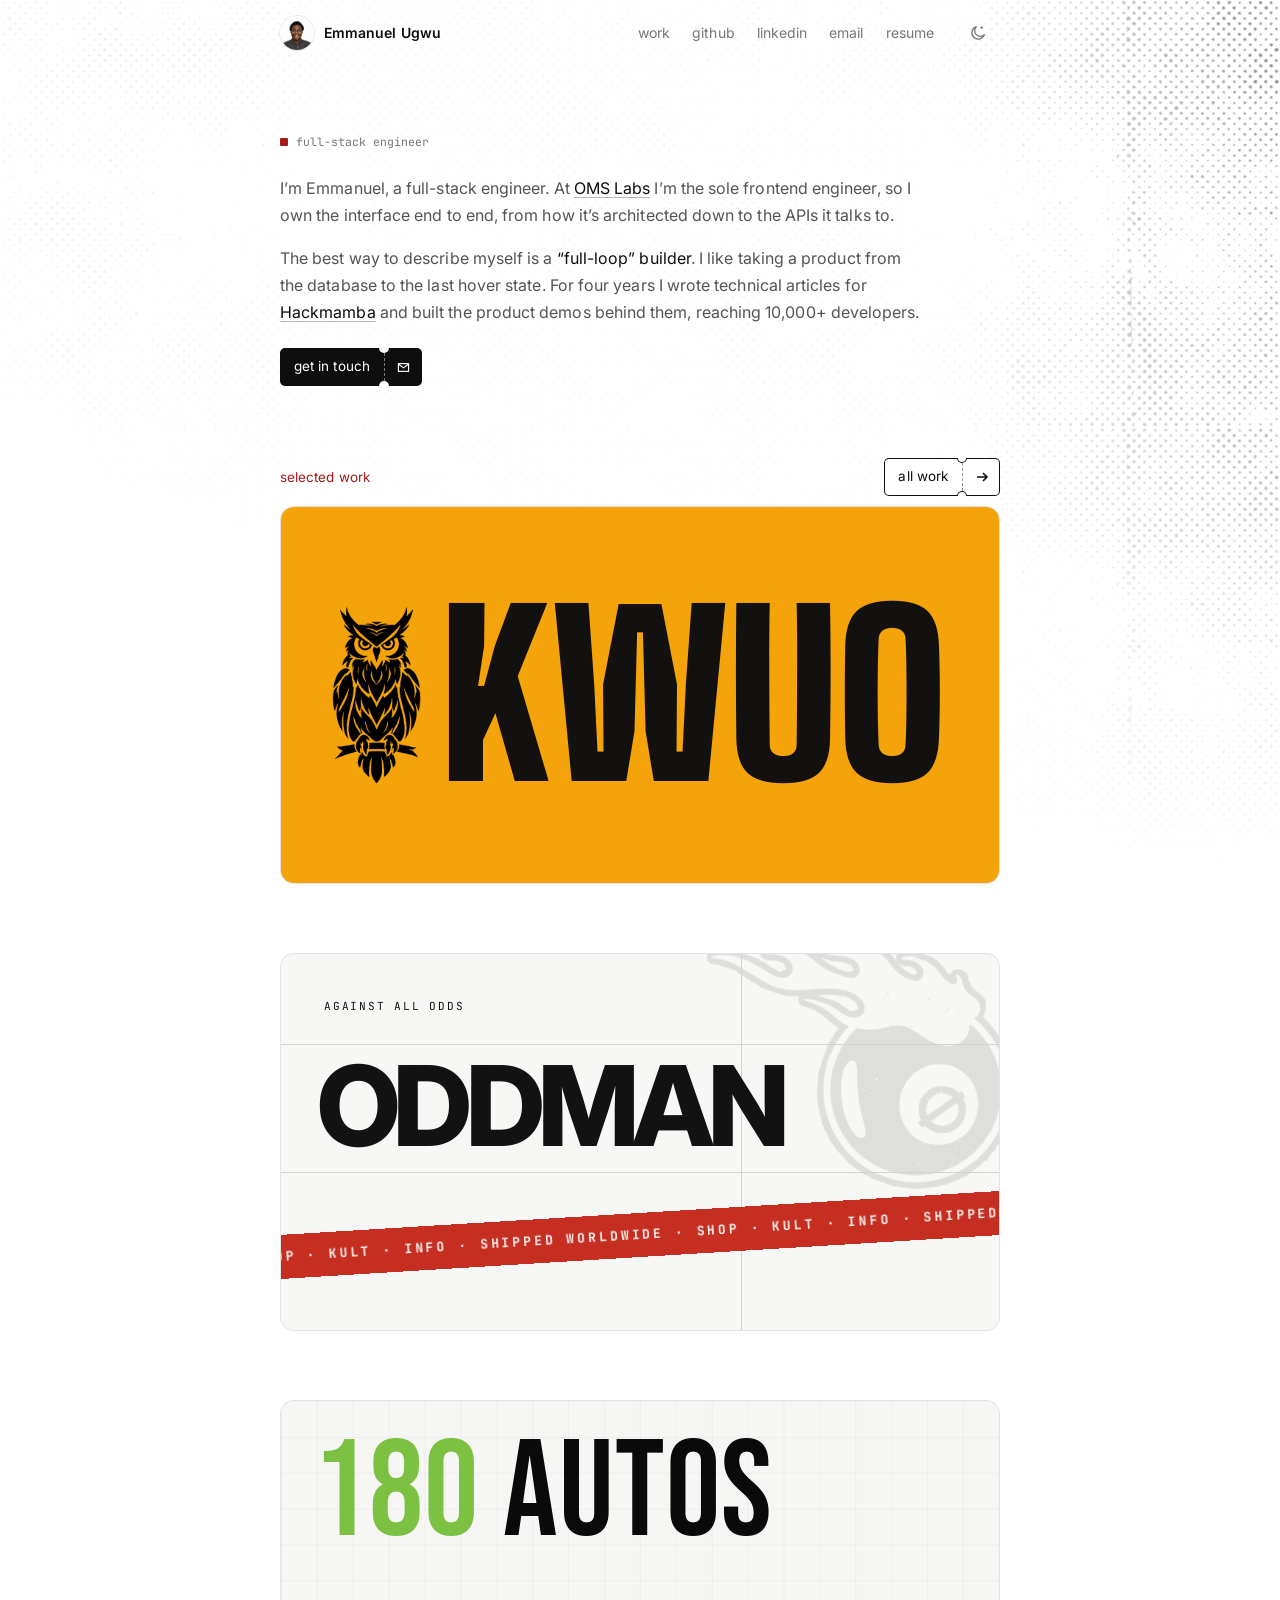
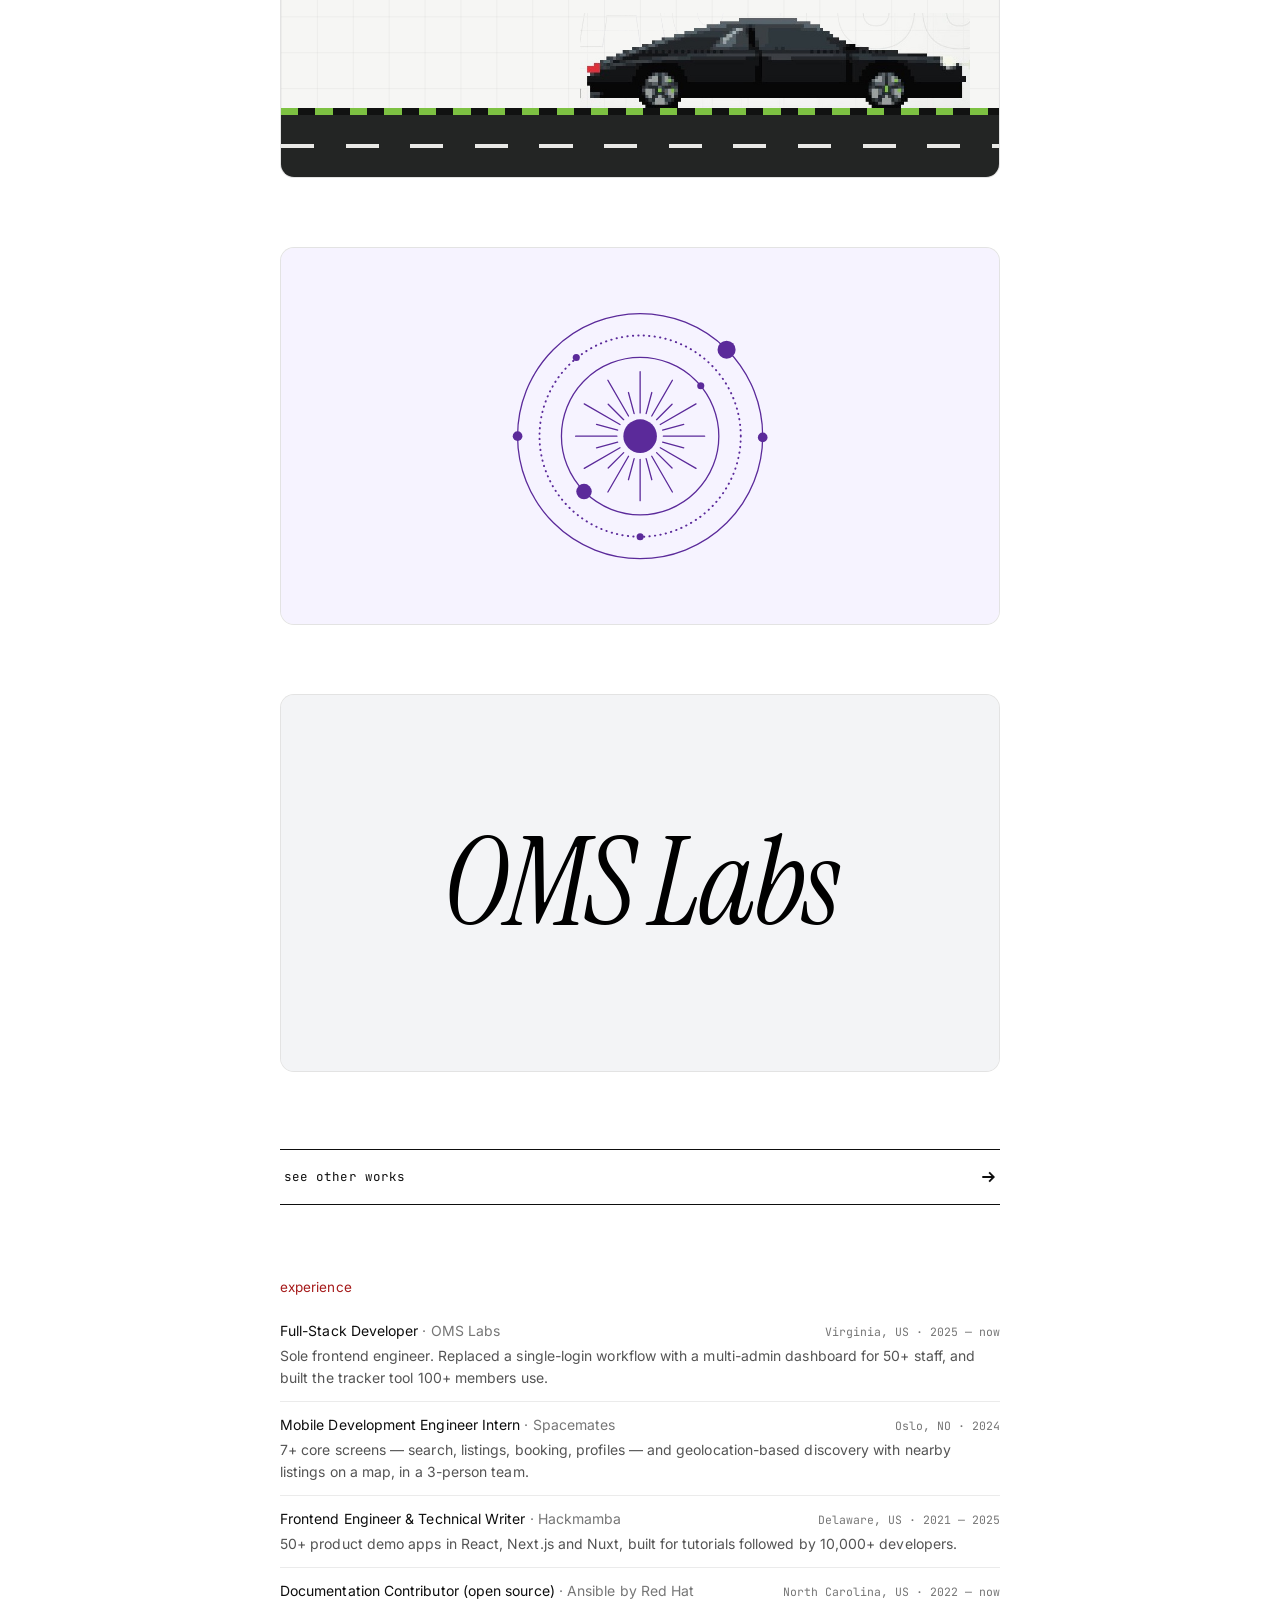
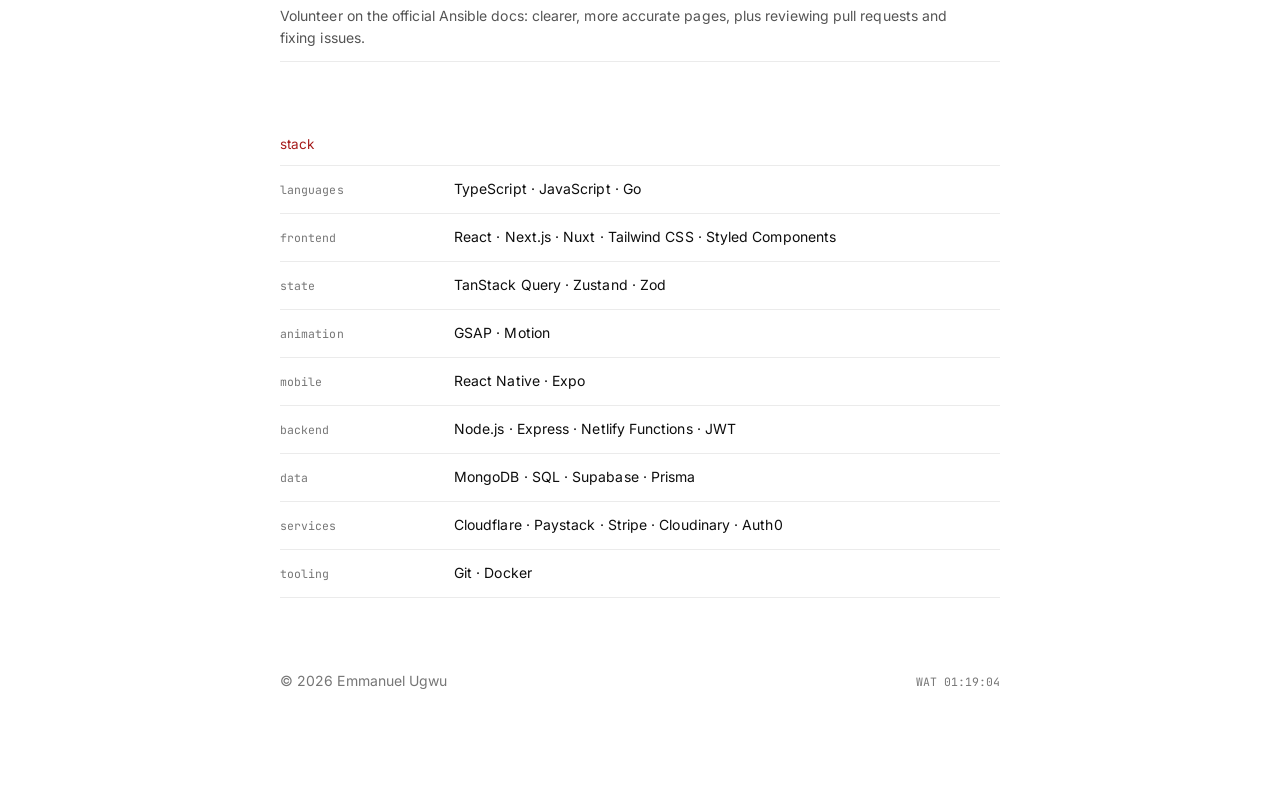
<file: index.html>
<!doctype html>
<html lang="en">
  <head>
    <meta charset="utf-8" />
    <meta name="viewport" content="width=device-width, initial-scale=1" />
    <title>Emmanuel Ugwu — full-stack engineer</title>
    <meta
      name="description"
      content="Emmanuel Ugwu is a full-stack engineer who builds products end to end — from the database to the last hover state."
    />
    <!-- social -->
    <meta property="og:type" content="website" />
    <meta property="og:site_name" content="Emmanuel Ugwu" />
    <meta property="og:title" content="Emmanuel Ugwu — full-stack engineer" />
    <meta
      property="og:description"
      content="Emmanuel Ugwu is a full-stack engineer who builds products end to end — from the database to the last hover state."
    />
    <meta property="og:url" content="https://ugwu.netlify.app/" />
    <meta
      property="og:image"
      content="https://ugwu.netlify.app/assets/og-image.png?v=4"
    />
    <meta property="og:image:width" content="1200" />
    <meta property="og:image:height" content="630" />
    <meta
      property="og:image:alt"
      content="Emmanuel Ugwu — full-stack engineer"
    />
    <meta name="twitter:card" content="summary_large_image" />
    <meta name="twitter:title" content="Emmanuel Ugwu — full-stack engineer" />
    <meta
      name="twitter:description"
      content="Emmanuel Ugwu is a full-stack engineer who builds products end to end — from the database to the last hover state."
    />
    <meta
      name="twitter:image"
      content="https://ugwu.netlify.app/assets/og-image.png?v=4"
    />
    <meta name="theme-color" content="#ffffff" />
    <link rel="apple-touch-icon" href="assets/apple-touch-icon.png" />
    <link rel="canonical" href="https://ugwu.netlify.app/" />
    <!-- /social -->
    <link rel="icon" href="favicon.svg?v=6" type="image/svg+xml" />
    <link rel="preconnect" href="https://fonts.googleapis.com" />
    <link rel="preconnect" href="https://fonts.gstatic.com" crossorigin />
    <link
      rel="stylesheet"
      href="https://fonts.googleapis.com/css2?family=Bebas+Neue&family=Big+Shoulders+Display:wght@900&family=Instrument+Serif:ital@1&family=Inter:wght@400;500;600;700;800&family=JetBrains+Mono:wght@400;500;700&display=swap"
    />
    <link rel="stylesheet" href="css/styles.css" />
    <script>
      (function () {
        var t;
        try {
          t = localStorage.getItem("theme");
        } catch (e) {}
        if (!t)
          t =
            window.matchMedia &&
            matchMedia("(prefers-color-scheme: dark)").matches
              ? "dark"
              : "light";
        document.documentElement.setAttribute("data-theme", t);
      })();
    </script>
  </head>
  <body>
    <header class="nav">
      <a class="brand" href="index.html"
        ><img src="assets/img/avatar.jpg" alt="" /><span>Emmanuel Ugwu</span></a
      >
      <nav class="nav-links" aria-label="Main">
        <a class="navl" href="work.html">work</a>
        <a class="navl" data-github href="#" target="_blank" rel="noopener"
          >github</a
        >
        <a class="navl" data-linkedin href="#" target="_blank" rel="noopener"
          >linkedin</a
        >
        <a class="navl" data-email href="#">email</a>
        <a class="navl" data-resume href="#">resume</a>
        <button class="theme" type="button" aria-label="Switch to dark mode">
          <svg
            class="moon"
            width="18"
            height="18"
            viewBox="0 0 24 24"
            fill="none"
            stroke="currentColor"
            stroke-width="1.7"
            stroke-linecap="round"
            stroke-linejoin="round"
            aria-hidden="true"
          >
            <path
              d="M20.5 14.2A8.5 8.5 0 1 1 9.8 3.5a6.8 6.8 0 0 0 10.7 10.7z"
            ></path>
            <path d="M17 3.5v2.4M15.8 4.7h2.4" stroke-width="1.4"></path>
          </svg>
          <svg
            class="sun"
            width="18"
            height="18"
            viewBox="0 0 24 24"
            fill="none"
            stroke="currentColor"
            stroke-width="1.7"
            stroke-linecap="round"
            aria-hidden="true"
          >
            <circle cx="12" cy="12" r="4"></circle>
            <g class="rays">
              <path
                d="M12 2.5v2M12 19.5v2M2.5 12h2M19.5 12h2M5.3 5.3l1.4 1.4M17.3 17.3l1.4 1.4M5.3 18.7l1.4-1.4M17.3 6.7l1.4-1.4"
              ></path>
            </g>
          </svg>
        </button>
      </nav>
    </header>

    <main class="home">
      <section class="col hero appear" style="--i: 0">
        <p class="tag-line mono">
          <span class="square" aria-hidden="true"></span>full-stack engineer
        </p>
        <h1 class="sr-only">Emmanuel Ugwu</h1>
        <div class="bio">
          <p>
            I’m Emmanuel, a full-stack engineer. At
            <a
              class="ul"
              href="https://omslabsprojects.com"
              target="_blank"
              rel="noopener"
              >OMS Labs</a
            >
            I’m the sole frontend engineer, so I own the interface end to end,
            from how it’s architected down to the APIs it talks to.
          </p>
          <p>
            The best way to describe myself is a <em>“full-loop” builder</em>. I
            like taking a product from the database to the last hover state. For
            four years I wrote technical articles for
            <a
              class="ul"
              href="https://hackmamba.io"
              target="_blank"
              rel="noopener"
              >Hackmamba</a
            >
            and built the product demos behind them, reaching 10,000+
            developers.
          </p>
        </div>
        <div>
          <a class="tk tk--invert" data-email href="#">
            <span class="t">get in touch</span>
            <span class="i" aria-hidden="true">
              <svg
                class="from"
                width="13"
                height="13"
                viewBox="0 0 16 16"
                fill="none"
              >
                <rect
                  x="1.75"
                  y="3.25"
                  width="12.5"
                  height="9.5"
                  stroke="currentColor"
                  stroke-width="1.4"
                ></rect>
                <path
                  d="M2 4l6 4.5L14 4"
                  stroke="currentColor"
                  stroke-width="1.4"
                ></path>
              </svg>
              <svg
                class="to"
                width="13"
                height="13"
                viewBox="0 0 14 14"
                fill="none"
              >
                <path
                  d="M4 10l6-6M5 4h5v5"
                  stroke="currentColor"
                  stroke-width="1.7"
                ></path>
              </svg>
            </span>
          </a>
        </div>
      </section>

      <section id="work" class="col appear" style="--i: 2">
        <div class="section-head">
          <h2 class="lbl">selected work</h2>
          <a class="tk tk--outline" href="work.html"
            ><span class="t">all work</span
            ><span class="i" aria-hidden="true"
              ><svg
                class="arw"
                width="14"
                height="14"
                viewBox="0 0 14 14"
                fill="none"
              >
                <path
                  d="M2 7h10M8 3l4 4-4 4"
                  stroke="currentColor"
                  stroke-width="1.6"
                ></path></svg></span
          ></a>
        </div>
        <div class="shots" data-selected-work></div>
        <a class="bar" href="work.html" style="margin-top: 28px"
          ><span>see other works</span
          ><svg
            class="arw"
            width="16"
            height="16"
            viewBox="0 0 14 14"
            fill="none"
            aria-hidden="true"
          >
            <path
              d="M2 7h10M8 3l4 4-4 4"
              stroke="currentColor"
              stroke-width="1.6"
            ></path></svg
        ></a>
      </section>

      <section id="experience" class="col appear" style="--i: 4">
        <h2 class="lbl">experience</h2>
        <div class="jobs" data-jobs></div>
      </section>

      <section id="stack" class="col appear" style="--i: 5">
        <h2 class="lbl">stack</h2>
        <div class="srows" data-stack></div>
      </section>

      <!-- writing: hidden for now — uncomment to bring the articles back (links live in js/data.js)
  <section id="writing" class="col appear" style="--i:6">
    <h2 class="lbl">writing</h2>
    <div data-articles></div>
    <div style="margin-top:22px"><a class="tk tk--outline" data-all-articles href="#" target="_blank" rel="noopener"><span class="t">all articles</span><span class="i" aria-hidden="true"><svg class="arw" width="14" height="14" viewBox="0 0 14 14" fill="none"><path d="M2 7h10M8 3l4 4-4 4" stroke="currentColor" stroke-width="1.6"></path></svg></span></a></div>
  </section>
  -->

      <footer class="col foot">
        <span>© 2026 Emmanuel Ugwu</span>
        <span class="mono" data-clock></span>
      </footer>
    </main>

    <script src="js/data.js"></script>
    <script src="js/main.js"></script>
  </body>
</html>
</file>
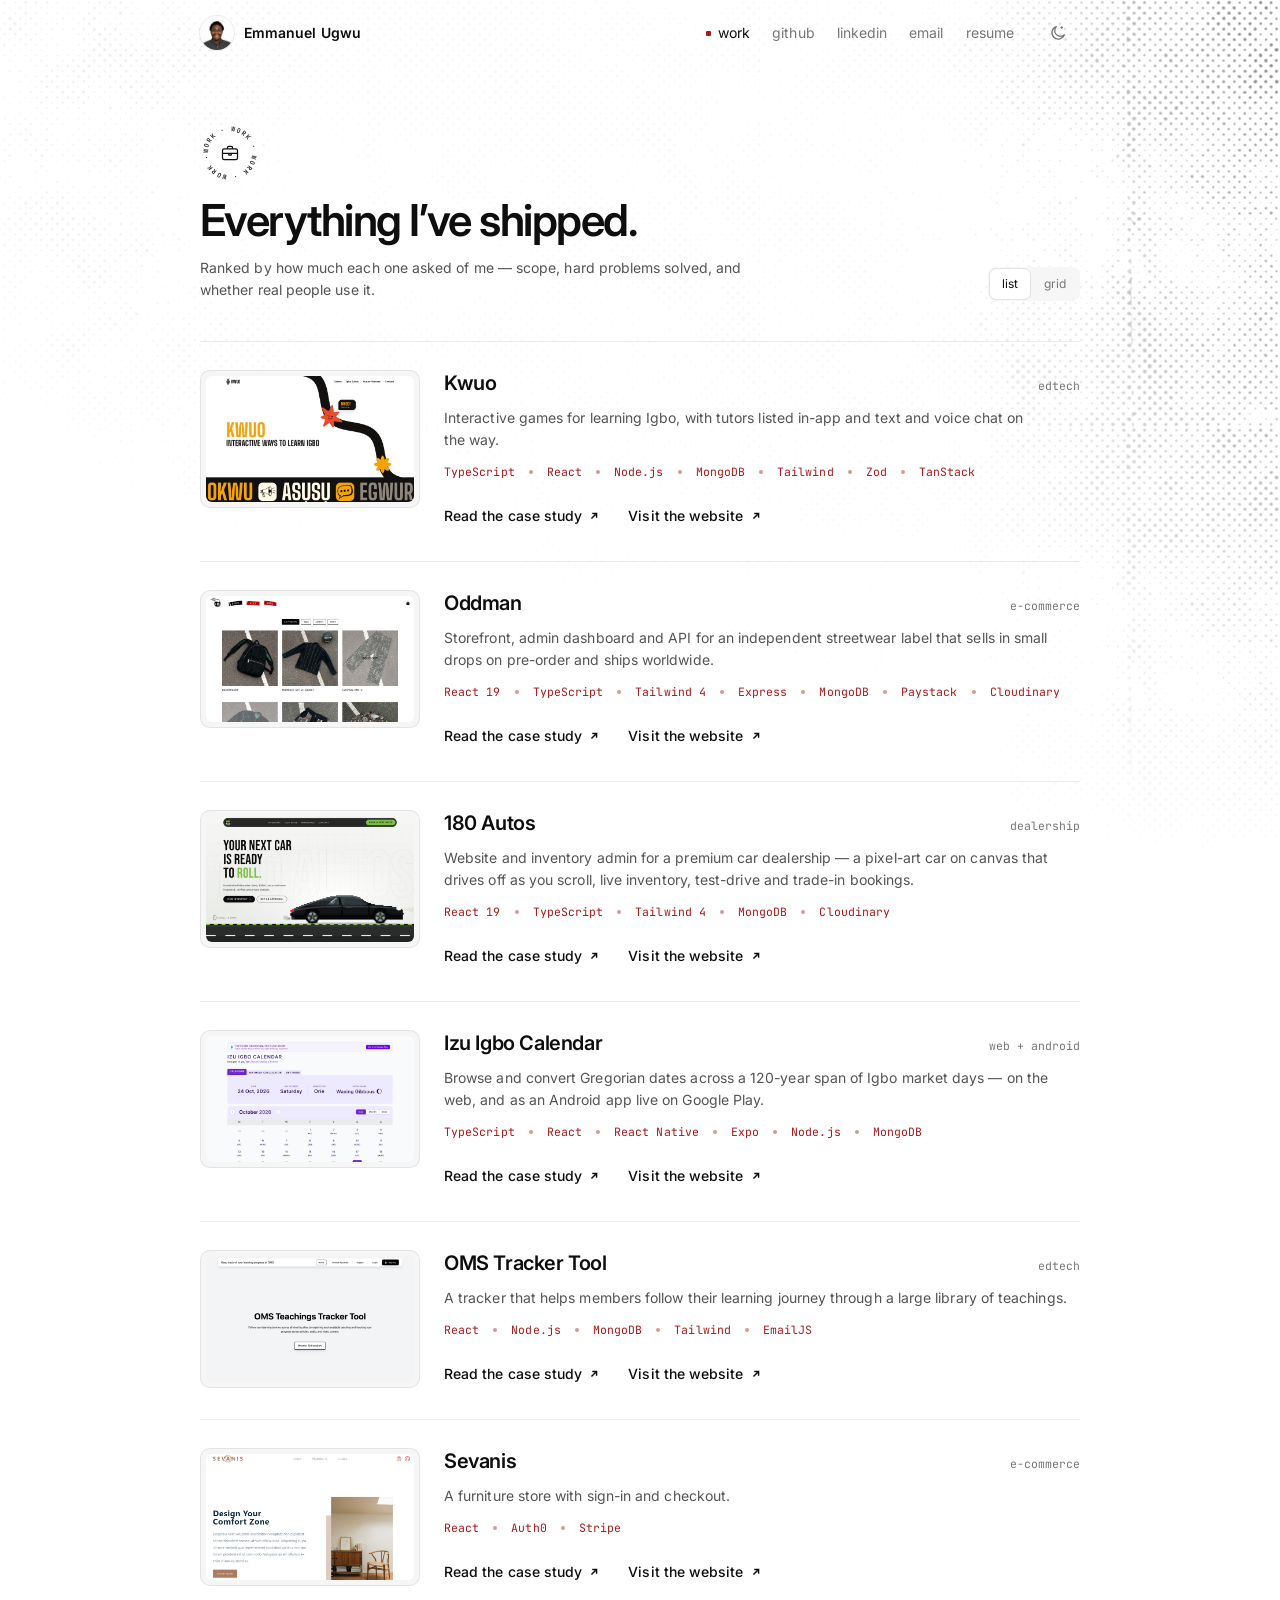
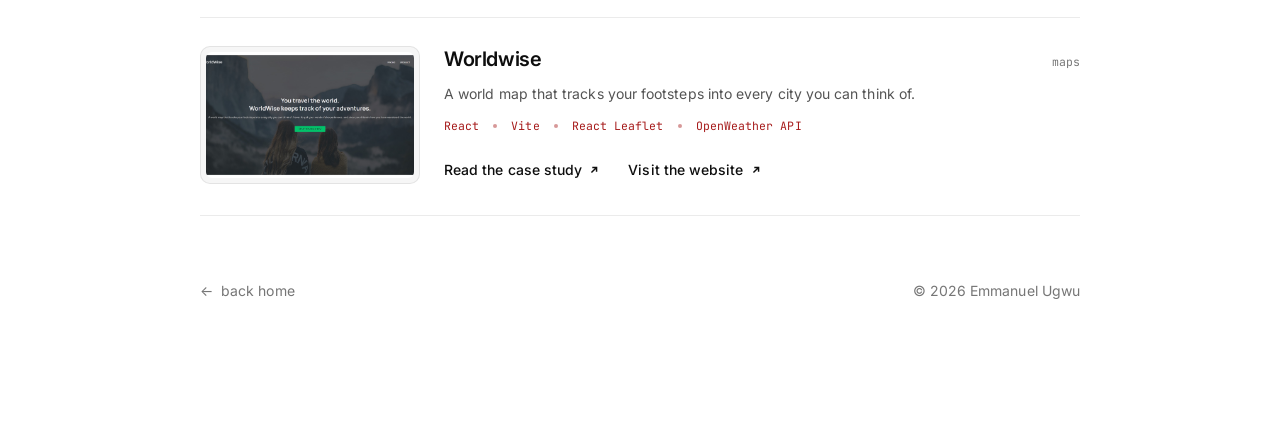
<file: work.html>
<!doctype html>
<html lang="en">
<head>
<meta charset="utf-8">
<meta name="viewport" content="width=device-width, initial-scale=1">
<title>Work — Emmanuel Ugwu</title>
<meta name="description" content="Everything Emmanuel Ugwu has shipped: storefronts, dashboards, mobile apps and tools.">
<!-- social -->
<meta property="og:type" content="article">
<meta property="og:site_name" content="Emmanuel Ugwu">
<meta property="og:title" content="Work — Emmanuel Ugwu">
<meta property="og:description" content="Everything Emmanuel Ugwu has shipped: storefronts, dashboards, mobile apps and tools.">
<meta property="og:url" content="https://ugwu.netlify.app/work.html">
<meta property="og:image" content="https://ugwu.netlify.app/assets/og-image.png?v=4">
<meta property="og:image:width" content="1200">
<meta property="og:image:height" content="630">
<meta property="og:image:alt" content="Emmanuel Ugwu — full-stack engineer">
<meta name="twitter:card" content="summary_large_image">
<meta name="twitter:title" content="Work — Emmanuel Ugwu">
<meta name="twitter:description" content="Everything Emmanuel Ugwu has shipped: storefronts, dashboards, mobile apps and tools.">
<meta name="twitter:image" content="https://ugwu.netlify.app/assets/og-image.png?v=4">
<meta name="theme-color" content="#ffffff">
<link rel="apple-touch-icon" href="assets/apple-touch-icon.png">
<link rel="canonical" href="https://ugwu.netlify.app/work.html">
<!-- /social -->
<link rel="icon" href="favicon.svg?v=6" type="image/svg+xml">
<link rel="preconnect" href="https://fonts.googleapis.com">
<link rel="preconnect" href="https://fonts.gstatic.com" crossorigin>
<link rel="stylesheet" href="https://fonts.googleapis.com/css2?family=Inter:wght@400;500;600;700&family=JetBrains+Mono:wght@400;500;700&display=swap">
<link rel="stylesheet" href="css/styles.css">
<script>
  (function () {
    var t; try { t = localStorage.getItem('theme'); } catch (e) {}
    if (!t) t = window.matchMedia && matchMedia('(prefers-color-scheme: dark)').matches ? 'dark' : 'light';
    document.documentElement.setAttribute('data-theme', t);
  })();
</script>
</head>
<body>

<header class="nav nav--wide">
  <a class="brand" href="index.html"><img src="assets/img/avatar.jpg" alt=""><span>Emmanuel Ugwu</span></a>
  <nav class="nav-links" aria-label="Main">
    <a class="navl is-current" href="work.html" aria-current="page">work</a>
    <a class="navl" data-github href="#" target="_blank" rel="noopener">github</a>
    <a class="navl" data-linkedin href="#" target="_blank" rel="noopener">linkedin</a>
    <a class="navl" data-email href="#">email</a>
    <a class="navl" data-resume href="#">resume</a>
    <button class="theme" type="button" aria-label="Switch to dark mode">
      <svg class="moon" width="18" height="18" viewBox="0 0 24 24" fill="none" stroke="currentColor" stroke-width="1.7" stroke-linecap="round" stroke-linejoin="round" aria-hidden="true"><path d="M20.5 14.2A8.5 8.5 0 1 1 9.8 3.5a6.8 6.8 0 0 0 10.7 10.7z"></path><path d="M17 3.5v2.4M15.8 4.7h2.4" stroke-width="1.4"></path></svg>
      <svg class="sun" width="18" height="18" viewBox="0 0 24 24" fill="none" stroke="currentColor" stroke-width="1.7" stroke-linecap="round" aria-hidden="true"><circle cx="12" cy="12" r="4"></circle><g class="rays"><path d="M12 2.5v2M12 19.5v2M2.5 12h2M19.5 12h2M5.3 5.3l1.4 1.4M17.3 17.3l1.4 1.4M5.3 18.7l1.4-1.4M17.3 6.7l1.4-1.4"></path></g></svg>
    </button>
  </nav>
</header>

<main class="work" style="width:880px;max-width:calc(100% - 48px);margin-inline:auto">

  <section class="work-head appear" style="--i:0">
    <div style="display:flex;flex-direction:column;gap:14px;max-width:560px">
      <span class="pbadge" role="img" aria-label="Work">
        <svg class="ring" viewBox="0 0 84 84" aria-hidden="true"><defs><path id="wkRing" d="M42,42 m-31,0 a31,31 0 1,1 62,0 a31,31 0 1,1 -62,0"></path></defs><text><textPath href="#wkRing" textLength="192" lengthAdjust="spacing">WORK · WORK · WORK · WORK · </textPath></text></svg>
        <svg width="20" height="20" viewBox="0 0 24 24" fill="none" stroke="currentColor" stroke-width="1.5" stroke-linejoin="round" aria-hidden="true"><rect x="3" y="7" width="18" height="13" rx="2"></rect><path d="M9 7V5.5A1.5 1.5 0 0 1 10.5 4h3A1.5 1.5 0 0 1 15 5.5V7M3 12.5h18M10.5 12.5v2h3v-2"></path></svg>
      </span>
      <h1>Everything I’ve shipped.</h1>
      <p style="margin:0;text-wrap:pretty">Ranked by how much each one asked of me — scope, hard problems solved, and whether real people use it.</p>
    </div>
    <div class="seg" role="group" aria-label="Layout">
      <button type="button" data-view="list" aria-pressed="true">list</button>
      <button type="button" data-view="grid" aria-pressed="false">grid</button>
    </div>
  </section>

  <div class="items appear" style="--i:2" data-work-items></div>

  <footer class="foot" style="padding-top:16px">
    <a class="back" href="index.html"><span class="barw" aria-hidden="true">←</span>back home</a>
    <span>© 2026 Emmanuel Ugwu</span>
  </footer>
</main>

<script src="js/data.js"></script>
<script src="js/main.js"></script>
</body>
</html>
</file>
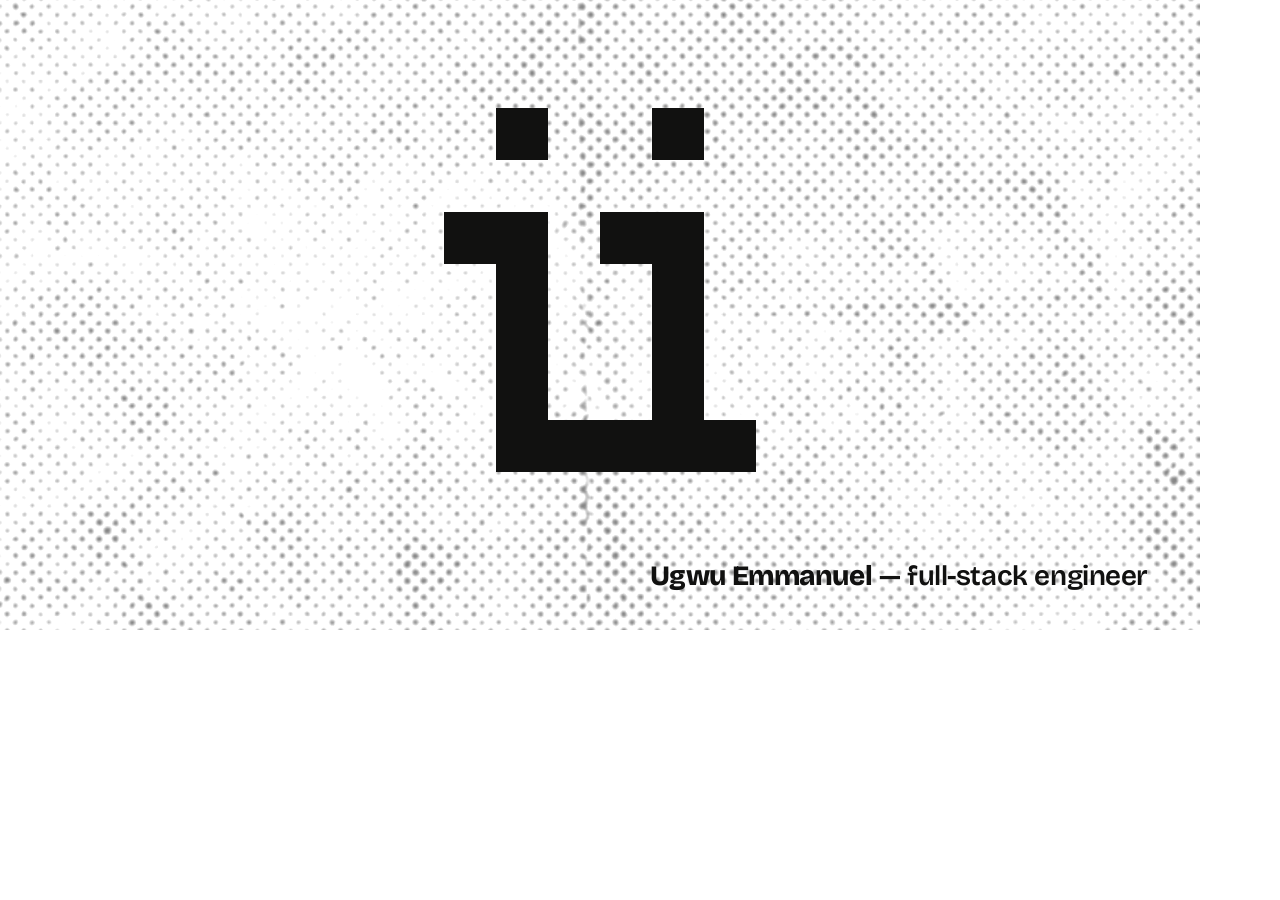
<file: og/og.html>
<!doctype html>
<!-- Source for assets/og-image.png. Re-render with: ./og/render.sh -->
<html lang="en">
<head>
<meta charset="utf-8">
<link rel="stylesheet" href="https://fonts.googleapis.com/css2?family=Bricolage+Grotesque:opsz,wght@12..96,600;12..96,800&display=swap">
<style>
  html, body { margin: 0; }
  .og { position: relative; width: 1200px; height: 630px; overflow: hidden; background: #fff; color: #111110; font-family: "Bricolage Grotesque", sans-serif; }
  .og .ht { position: absolute; inset: 0; background: url(../assets/img/halftone.jpg) center / cover no-repeat; filter: grayscale(1) brightness(1.45) contrast(1.15); opacity: .5; }
  .og .u { position: absolute; inset: 0; display: grid; place-items: center; padding-bottom: 50px; font-weight: 800; line-height: 1; }
  .og p { position: absolute; right: 52px; bottom: 40px; margin: 0; font-size: 28px; line-height: 1; letter-spacing: -0.015em; white-space: nowrap; }
</style>
</head>
<body>
<div class="og">
  <div class="ht"></div>
  <div class="u"><!-- the favicon's ü: Redaction 100 Bold, as outlines -->
    <svg width="312" height="364" viewBox="0 0 600 700" aria-hidden="true"><g transform="translate(0 700) scale(1 -1)" fill="#111110"><path d="M200 500V100H400V400H300V500H500V100H600V0H100V400H0V500ZM100 600V700H200V600ZM400 600V700H500V600Z"/></g></svg>
  </div>
  <p><span style="font-weight:800">Ugwu Emmanuel</span> <span style="font-weight:600">— full-stack engineer</span></p>
</div>
</body>
</html>
</file>
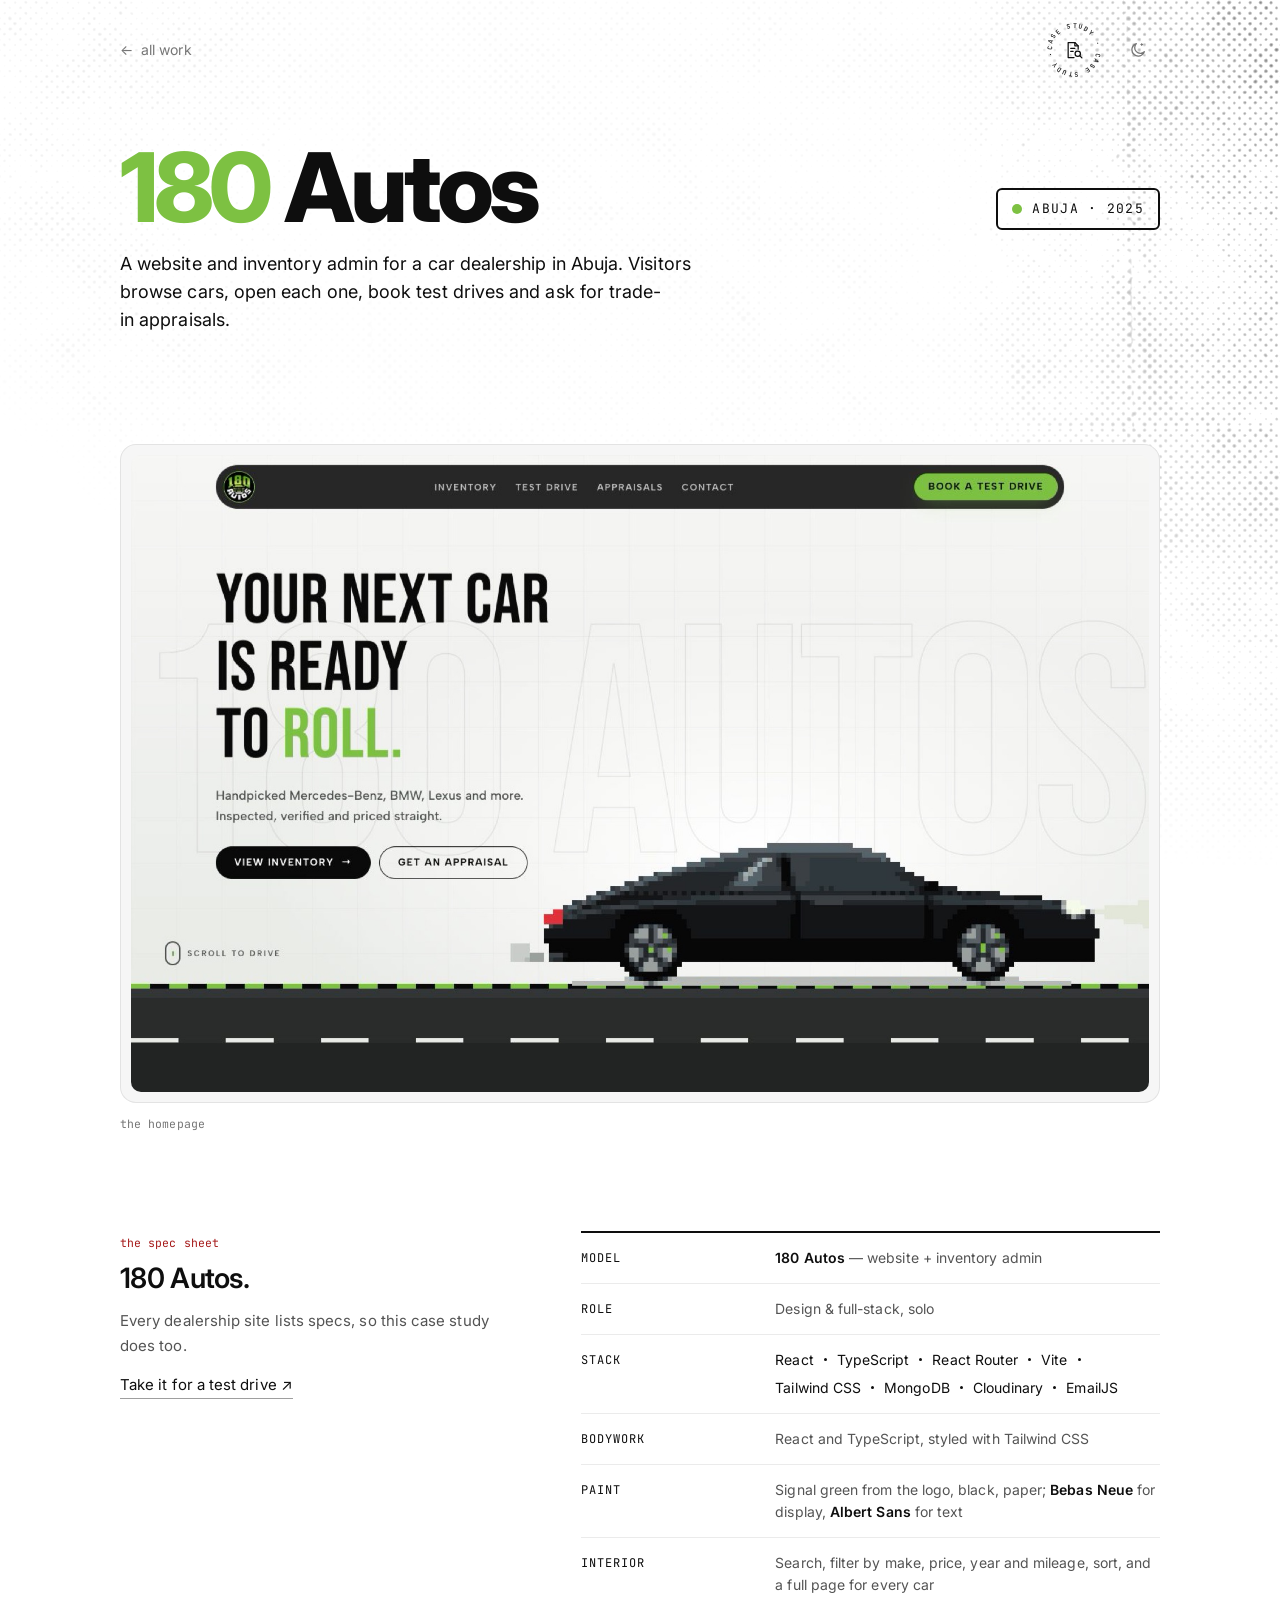
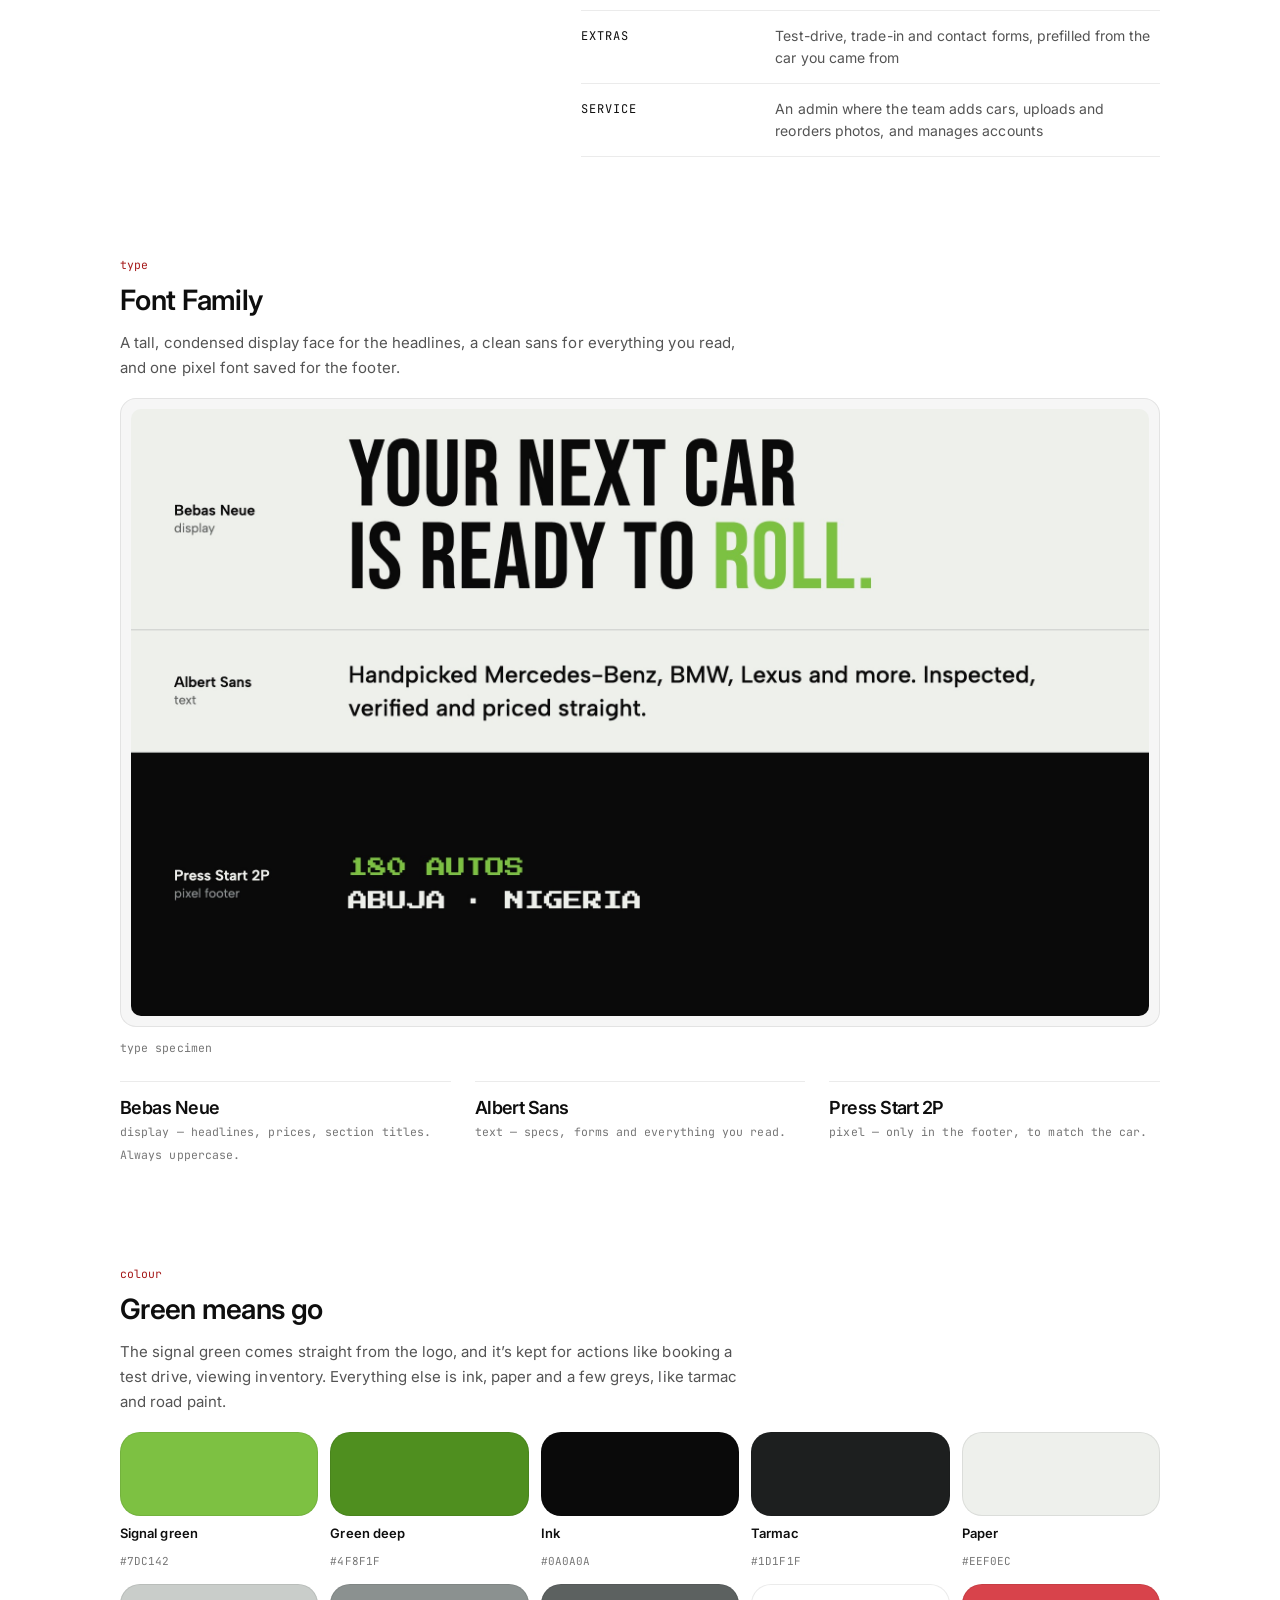
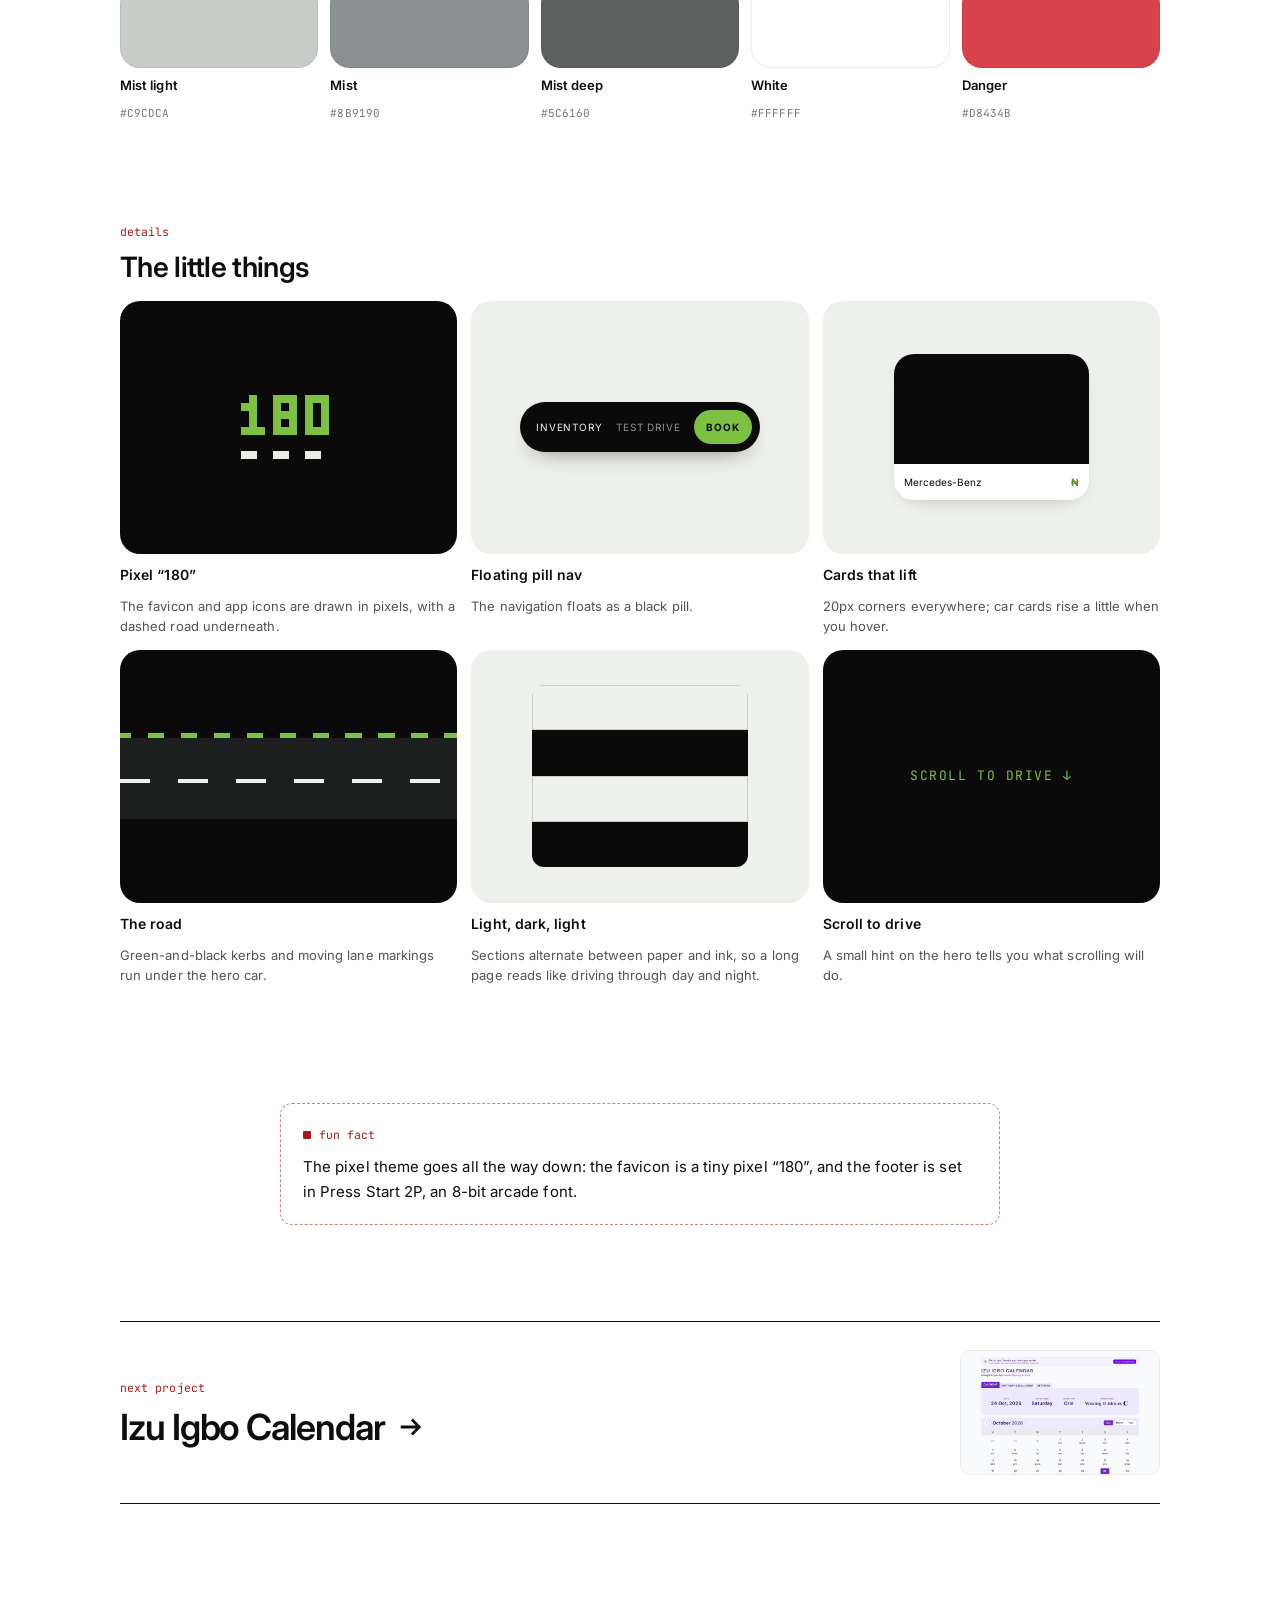
<file: work/180-autos.html>
<!doctype html>
<html lang="en">
  <head>
    <meta charset="utf-8" />
    <meta name="viewport" content="width=device-width, initial-scale=1" />
    <title>180 Autos — case study — Emmanuel Ugwu</title>
    <meta
      name="description"
      content="180 Autos: website and inventory admin for a premium car dealership, with a pixel-art car that drives off as you scroll."
    />
<!-- social -->
<meta property="og:type" content="article">
<meta property="og:site_name" content="Emmanuel Ugwu">
<meta property="og:title" content="180 Autos — case study — Emmanuel Ugwu">
<meta property="og:description" content="180 Autos: website and inventory admin for a premium car dealership, with a pixel-art car that drives off as you scroll.">
<meta property="og:url" content="https://ugwu.netlify.app/work/180-autos.html">
<meta property="og:image" content="https://ugwu.netlify.app/assets/og-image.png?v=4">
<meta property="og:image:width" content="1200">
<meta property="og:image:height" content="630">
<meta property="og:image:alt" content="Emmanuel Ugwu — full-stack engineer">
<meta name="twitter:card" content="summary_large_image">
<meta name="twitter:title" content="180 Autos — case study — Emmanuel Ugwu">
<meta name="twitter:description" content="180 Autos: website and inventory admin for a premium car dealership, with a pixel-art car that drives off as you scroll.">
<meta name="twitter:image" content="https://ugwu.netlify.app/assets/og-image.png?v=4">
<meta name="theme-color" content="#ffffff">
<link rel="apple-touch-icon" href="../assets/apple-touch-icon.png">
<link rel="canonical" href="https://ugwu.netlify.app/work/180-autos.html">
<!-- /social -->
    <link rel="icon" href="../favicon.svg?v=6" type="image/svg+xml" />
    <link rel="preconnect" href="https://fonts.googleapis.com" />
    <link rel="preconnect" href="https://fonts.gstatic.com" crossorigin />
    <link
      rel="stylesheet"
      href="https://fonts.googleapis.com/css2?family=Inter:wght@400;500;600;700&family=JetBrains+Mono:wght@400;500;700&display=swap"
    />
    <link rel="stylesheet" href="../css/styles.css" />
    <script>
      (function () {
        var t;
        try {
          t = localStorage.getItem("theme");
        } catch (e) {}
        if (!t)
          t =
            window.matchMedia &&
            matchMedia("(prefers-color-scheme: dark)").matches
              ? "dark"
              : "light";
        document.documentElement.setAttribute("data-theme", t);
      })();
    </script>
    <style>
      :root {
        --go: #7dc142;
      }
      .au-title {
        font-family: var(--font);
        font-weight: 800;
        font-size: 96px;
        line-height: 0.9;
        letter-spacing: -0.045em;
      }
      .au-title b {
        font-weight: 800;
        color: var(--go);
      }
      .spec {
        border-top: 2px solid var(--strong);
      }
      .spec > div {
        display: grid;
        grid-template-columns: 170px minmax(0, 1fr);
        gap: 6px 24px;
        padding: 14px 0;
        border-bottom: 1px solid var(--rule);
      }
      .spec .k {
        font-family: var(--mono);
        font-size: 12px;
        line-height: 22px;
        letter-spacing: 0.08em;
        text-transform: uppercase;
        color: var(--strong);
      }
      .spec .v {
        color: var(--text);
      }
      .spec .v b {
        color: var(--strong);
        font-weight: 600;
      }
      .plate {
        display: inline-flex;
        align-items: center;
        gap: 10px;
        padding: 8px 14px;
        border: 2px solid var(--strong);
        border-radius: 6px;
        font-family: var(--mono);
        font-size: 13px;
        letter-spacing: 0.1em;
        color: var(--strong);
      }
      .plate i {
        width: 10px;
        height: 10px;
        border-radius: 50%;
        background: var(--go);
      }
      @media (max-width: 760px) {
        .au-title {
          font-family: var(--font);
          font-weight: 800;
          font-size: 96px;
          line-height: 0.9;
          letter-spacing: -0.045em;
        }
        .spec > div {
          grid-template-columns: minmax(0, 1fr);
        }
      }
      .cover--180 .word {
        font-family: var(--font);
        font-weight: 800;
        font-size: 15cqw;
        letter-spacing: -0.05em;
        line-height: 0.9;
      }
      .cover--180 .word b {
        font-weight: 800;
      }
      .sw-grid {
        display: grid;
        grid-template-columns: repeat(5, minmax(0, 1fr));
        gap: 12px;
      }
      .sw {
        display: flex;
        flex-direction: column;
        gap: 6px;
      }
      .sw i {
        display: block;
        height: 84px;
        border-radius: 20px;
        border: 1px solid var(--rule);
      }
      .sw b {
        color: var(--strong);
        font-weight: 600;
        font-size: 13px;
      }
      .sw span {
        font-family: var(--mono);
        font-size: 11px;
        color: var(--muted);
      }
      .bits {
        display: grid;
        grid-template-columns: repeat(3, minmax(0, 1fr));
        gap: 14px;
      }
      .bit {
        display: flex;
        flex-direction: column;
        gap: 10px;
      }
      .bit .stage {
        position: relative;
        display: grid;
        place-items: center;
        aspect-ratio: 4 / 3;
        border-radius: 20px;
        background: #eef0ec;
        overflow: hidden;
      }
      .bit .stage.dark {
        background: #0a0a0a;
      }
      .bit b {
        color: var(--strong);
        font-weight: 600;
      }
      .bit > span {
        font-size: 13px;
        line-height: 20px;
      }
      .pill {
        display: flex;
        align-items: center;
        gap: 14px;
        padding: 8px 8px 8px 16px;
        border-radius: 999px;
        background: #0a0a0a;
        color: #eef0ec;
        font-size: 10px;
        letter-spacing: 0.08em;
        text-transform: uppercase;
        box-shadow: 0 10px 24px -14px rgba(0, 0, 0, 0.6);
      }
      .pill .go {
        padding: 7px 12px;
        border-radius: 999px;
        background: #7dc142;
        color: #0a0a0a;
        font-weight: 700;
      }
      .card-demo {
        width: 58%;
        aspect-ratio: 4 / 3;
        border-radius: 20px;
        background: #fff;
        box-shadow: 0 8px 20px -14px rgba(0, 0, 0, 0.4);
        transition:
          transform 0.35s var(--ease),
          box-shadow 0.35s ease;
        display: flex;
        flex-direction: column;
        overflow: hidden;
      }
      .card-demo i {
        flex: 1;
        background: #0a0a0a;
      }
      .card-demo span {
        padding: 8px 10px;
        font-size: 10px;
        color: #0a0a0a;
        display: flex;
        justify-content: space-between;
      }
      .card-demo span b {
        color: #4f8f1f;
      }
      .bit:hover .card-demo {
        transform: translateY(-6px);
        box-shadow: 0 18px 30px -16px rgba(0, 0, 0, 0.5);
      }
      .road-demo {
        position: absolute;
        left: 0;
        right: 0;
        top: 50%;
        height: 34%;
        transform: translateY(-50%);
        background: #1d1f1f;
        border-top: 5px solid;
        border-image: repeating-linear-gradient(
            90deg,
            #7dc142 0 16px,
            #0a0a0a 16px 32px
          )
          5;
      }
      .road-demo::after {
        content: "";
        position: absolute;
        left: 0;
        right: 0;
        top: 50%;
        height: 4px;
        background: repeating-linear-gradient(
          90deg,
          #eef0ec 0 30px,
          transparent 30px 58px
        );
        animation: rd180 0.55s linear infinite;
      }
      @keyframes rd180 {
        to {
          background-position: -58px 0;
        }
      }
      .alt {
        position: absolute;
        inset: 14% 18%;
        display: grid;
        grid-template-rows: repeat(4, 1fr);
        border-radius: 12px;
        overflow: hidden;
      }
      .alt i:nth-child(odd) {
        background: #eef0ec;
        border: 1px solid #c9cdca;
      }
      .alt i:nth-child(even) {
        background: #0a0a0a;
      }
      @media (max-width: 760px) {
        .sw-grid {
          grid-template-columns: repeat(2, minmax(0, 1fr));
        }
        .bits {
          grid-template-columns: minmax(0, 1fr);
        }
      }
    </style>
  </head>
  <body>
    <header class="wide cs-head">
      <a class="back" href="../work.html"
        ><span class="barw" aria-hidden="true">←</span>all work</a
      >
      <div class="right">
        <span class="pbadge" role="img" aria-label="Case study">
          <svg class="ring" viewBox="0 0 84 84" aria-hidden="true">
            <defs>
              <path
                id="csRing"
                d="M42,42 m-31,0 a31,31 0 1,1 62,0 a31,31 0 1,1 -62,0"
              ></path>
            </defs>
            <text>
              <textPath href="#csRing" textLength="192" lengthAdjust="spacing">
                CASE STUDY · CASE STUDY ·
              </textPath>
            </text>
          </svg>
          <svg
            width="20"
            height="20"
            viewBox="0 0 24 24"
            fill="none"
            stroke="currentColor"
            stroke-width="1.5"
            stroke-linecap="round"
            stroke-linejoin="round"
            aria-hidden="true"
          >
            <path d="M12 21H5V3h8l4 4v4"></path>
            <path d="M13 3v4h4"></path>
            <path d="M8 10h5M8 13.5h3"></path>
            <circle cx="16.5" cy="16.5" r="3.2"></circle>
            <path d="M18.8 18.8L21.5 21.5"></path>
          </svg>
        </span>
        <button class="theme" type="button" aria-label="Switch to dark mode">
          <svg
            class="moon"
            width="18"
            height="18"
            viewBox="0 0 24 24"
            fill="none"
            stroke="currentColor"
            stroke-width="1.7"
            stroke-linecap="round"
            stroke-linejoin="round"
            aria-hidden="true"
          >
            <path
              d="M20.5 14.2A8.5 8.5 0 1 1 9.8 3.5a6.8 6.8 0 0 0 10.7 10.7z"
            ></path>
            <path d="M17 3.5v2.4M15.8 4.7h2.4" stroke-width="1.4"></path>
          </svg>
          <svg
            class="sun"
            width="18"
            height="18"
            viewBox="0 0 24 24"
            fill="none"
            stroke="currentColor"
            stroke-width="1.7"
            stroke-linecap="round"
            aria-hidden="true"
          >
            <circle cx="12" cy="12" r="4"></circle>
            <g class="rays">
              <path
                d="M12 2.5v2M12 19.5v2M2.5 12h2M19.5 12h2M5.3 5.3l1.4 1.4M17.3 17.3l1.4 1.4M5.3 18.7l1.4-1.4M17.3 6.7l1.4-1.4"
              ></path>
            </g>
          </svg>
        </button>
      </div>
    </header>

    <main class="cs">
      <section
        class="wide appear"
        style="display: flex; flex-direction: column; gap: 20px"
      >
        <div
          style="
            display: flex;
            justify-content: space-between;
            align-items: flex-end;
            gap: 24px;
            flex-wrap: wrap;
          "
        >
          <h1 class="au-title"><b>180</b> Autos</h1>
          <span class="plate"><i aria-hidden="true"></i>ABUJA · 2025</span>
        </div>
        <p
          style="
            max-width: 620px;
            font-size: 18px;
            line-height: 28px;
            color: var(--strong);
          "
        >
          A website and inventory admin for a car dealership in Abuja. Visitors
          browse cars, open each one, book test drives and ask for trade-in
          appraisals.
        </p>
      </section>

      <figure class="wide">
        <div class="frame">
          <img src="../assets/img/180-home.jpg" alt="The 180 Autos homepage" />
        </div>
        <figcaption class="capline"><span>the homepage</span></figcaption>
      </figure>

      <section
        class="wide duo"
        style="
          grid-template-columns: minmax(0, 1fr) minmax(0, 1.4fr);
          gap: 48px;
        "
      >
        <div>
          <span class="kicker">the spec sheet</span>
          <h2 style="margin-top: 8px">180 Autos.</h2>
          <p>Every dealership site lists specs, so this case study does too.</p>
          <p style="margin-top: 14px">
            <a
              class="sitel"
              href="https://180autos.netlify.app/"
              target="_blank"
              rel="noopener"
              >Take it for a test drive<span class="a" aria-hidden="true"
                >↗</span
              ></a
            >
          </p>
        </div>
        <div class="spec">
          <div>
            <span class="k">Model</span
            ><span class="v"><b>180 Autos</b> — website + inventory admin</span>
          </div>
          <div>
            <span class="k">Role</span
            ><span class="v">Design &amp; full-stack, solo</span>
          </div>
          <div>
            <span class="k">Stack</span
            ><span class="v"
              ><span class="tools tools--plain"
                ><span>React</span><span>TypeScript</span
                ><span>React Router</span><span>Vite</span
                ><span>Tailwind CSS</span><span>MongoDB</span
                ><span>Cloudinary</span><span>EmailJS</span></span
              ></span
            >
          </div>
          <div>
            <span class="k">Bodywork</span
            ><span class="v"
              >React and TypeScript, styled with Tailwind CSS</span
            >
          </div>
          <div>
            <span class="k">Paint</span
            ><span class="v"
              >Signal green from the logo, black, paper; <b>Bebas Neue</b> for
              display, <b>Albert Sans</b> for text</span
            >
          </div>
          <div>
            <span class="k">Interior</span
            ><span class="v"
              >Search, filter by make, price, year and mileage, sort, and a full
              page for every car</span
            >
          </div>
          <div>
            <span class="k">Extras</span
            ><span class="v"
              >Test-drive, trade-in and contact forms, prefilled from the car
              you came from</span
            >
          </div>
          <div>
            <span class="k">Service</span
            ><span class="v"
              >An admin where the team adds cars, uploads and reorders photos,
              and manages accounts</span
            >
          </div>
        </div>
      </section>

      <section class="wide">
        <span class="kicker">type</span>
        <h2 style="margin-top: 8px">Font Family</h2>
        <p style="max-width: 620px">
          A tall, condensed display face for the headlines, a clean sans for
          everything you read, and one pixel font saved for the footer.
        </p>
        <figure style="margin-top: 18px">
          <div class="frame">
            <img
              src="../assets/img/180/type.jpg"
              alt="Type specimen: Bebas Neue, Albert Sans and Press Start 2P"
              loading="lazy"
            />
          </div>
          <figcaption class="capline"><span>type specimen</span></figcaption>
        </figure>
        <div class="trio" style="margin-top: 22px">
          <div class="stat" style="border-top-color: var(--rule)">
            <b style="font-size: 18px; line-height: 24px">Bebas Neue</b
            ><span
              >display — headlines, prices, section titles. Always
              uppercase.</span
            >
          </div>
          <div class="stat" style="border-top-color: var(--rule)">
            <b style="font-size: 18px; line-height: 24px">Albert Sans</b
            ><span>text — specs, forms and everything you read.</span>
          </div>
          <div class="stat" style="border-top-color: var(--rule)">
            <b style="font-size: 18px; line-height: 24px">Press Start 2P</b
            ><span>pixel — only in the footer, to match the car.</span>
          </div>
        </div>
      </section>

      <section class="wide">
        <span class="kicker">colour</span>
        <h2 style="margin-top: 8px">Green means go</h2>
        <p style="max-width: 620px">
          The signal green comes straight from the logo, and it’s kept for
          actions like booking a test drive, viewing inventory. Everything else
          is ink, paper and a few greys, like tarmac and road paint.
        </p>
        <div class="sw-grid" style="margin-top: 18px">
          <div class="sw">
            <i style="background: #7dc142"></i><b>Signal green</b
            ><span>#7DC142</span>
          </div>
          <div class="sw">
            <i style="background: #4f8f1f"></i><b>Green deep</b
            ><span>#4F8F1F</span>
          </div>
          <div class="sw">
            <i style="background: #0a0a0a"></i><b>Ink</b><span>#0A0A0A</span>
          </div>
          <div class="sw">
            <i style="background: #1d1f1f"></i><b>Tarmac</b><span>#1D1F1F</span>
          </div>
          <div class="sw">
            <i style="background: #eef0ec"></i><b>Paper</b><span>#EEF0EC</span>
          </div>
          <div class="sw">
            <i style="background: #c9cdca"></i><b>Mist light</b
            ><span>#C9CDCA</span>
          </div>
          <div class="sw">
            <i style="background: #8b9190"></i><b>Mist</b><span>#8B9190</span>
          </div>
          <div class="sw">
            <i style="background: #5c6160"></i><b>Mist deep</b
            ><span>#5C6160</span>
          </div>
          <div class="sw">
            <i style="background: #ffffff"></i><b>White</b><span>#FFFFFF</span>
          </div>
          <div class="sw">
            <i style="background: #d8434b"></i><b>Danger</b><span>#D8434B</span>
          </div>
        </div>
      </section>

      <section class="wide">
        <span class="kicker">details</span>
        <h2 style="margin-top: 8px">The little things</h2>
        <div class="bits" style="margin-top: 18px">
          <div class="bit">
            <span class="stage dark"
              ><img
                src="../assets/img/180/app-icon.png"
                alt=""
                style="width: 38%; border-radius: 22%" /></span
            ><b>Pixel “180”</b
            ><span
              >The favicon and app icons are drawn in pixels, with a dashed road
              underneath.</span
            >
          </div>
          <div class="bit">
            <span class="stage"
              ><span class="pill" aria-hidden="true"
                >Inventory<span style="opacity: 0.6">Test drive</span
                ><span class="go">Book</span></span
              ></span
            ><b>Floating pill nav</b
            ><span>The navigation floats as a black pill.</span>
          </div>
          <div class="bit">
            <span class="stage"
              ><span class="card-demo" aria-hidden="true"
                ><i></i><span>Mercedes-Benz<b>₦</b></span></span
              ></span
            ><b>Cards that lift</b
            ><span
              >20px corners everywhere; car cards rise a little when you
              hover.</span
            >
          </div>
          <div class="bit">
            <span class="stage dark"
              ><span class="road-demo" aria-hidden="true"></span></span
            ><b>The road</b
            ><span
              >Green-and-black kerbs and moving lane markings run under the hero
              car.</span
            >
          </div>
          <div class="bit">
            <span class="stage"
              ><span class="alt" aria-hidden="true"
                ><i></i><i></i><i></i><i></i></span></span
            ><b>Light, dark, light</b
            ><span
              >Sections alternate between paper and ink, so a long page reads
              like driving through day and night.</span
            >
          </div>
          <div class="bit">
            <span class="stage" style="background: #0a0a0a; color: #7dc142"
              ><span
                class="mono"
                style="font-size: 13px; letter-spacing: 0.12em"
                >SCROLL TO DRIVE ↓</span
              ></span
            ><b>Scroll to drive</b
            ><span
              >A small hint on the hero tells you what scrolling will do.</span
            >
          </div>
        </div>
      </section>

      <section class="col">
        <div class="fact" style="margin-top: 22px">
          <span class="k"
            ><span class="square" aria-hidden="true"></span>fun fact</span
          >
          <p>
            The pixel theme goes all the way down: the favicon is a tiny pixel
            “180”, and the footer is set in Press Start 2P, an 8-bit arcade
            font.
          </p>
        </div>
      </section>

      <a class="wide nextp" href="izu-igbo-calendar.html">
        <span style="display: flex; flex-direction: column; gap: 8px"
          ><span class="kicker">next project</span
          ><span class="name"
            >Izu Igbo Calendar<svg
              class="arw"
              width="26"
              height="26"
              viewBox="0 0 14 14"
              fill="none"
              aria-hidden="true"
            >
              <path
                d="M2 7h10M8 3l4 4-4 4"
                stroke="currentColor"
                stroke-width="1.5"
              ></path></svg></span
        ></span>
        <span class="thumb"
          ><img src="../assets/img/izu-web.jpg" alt="" loading="lazy"
        /></span>
      </a>
    </main>

    <script src="../js/main.js"></script>
  </body>
</html>
</file>
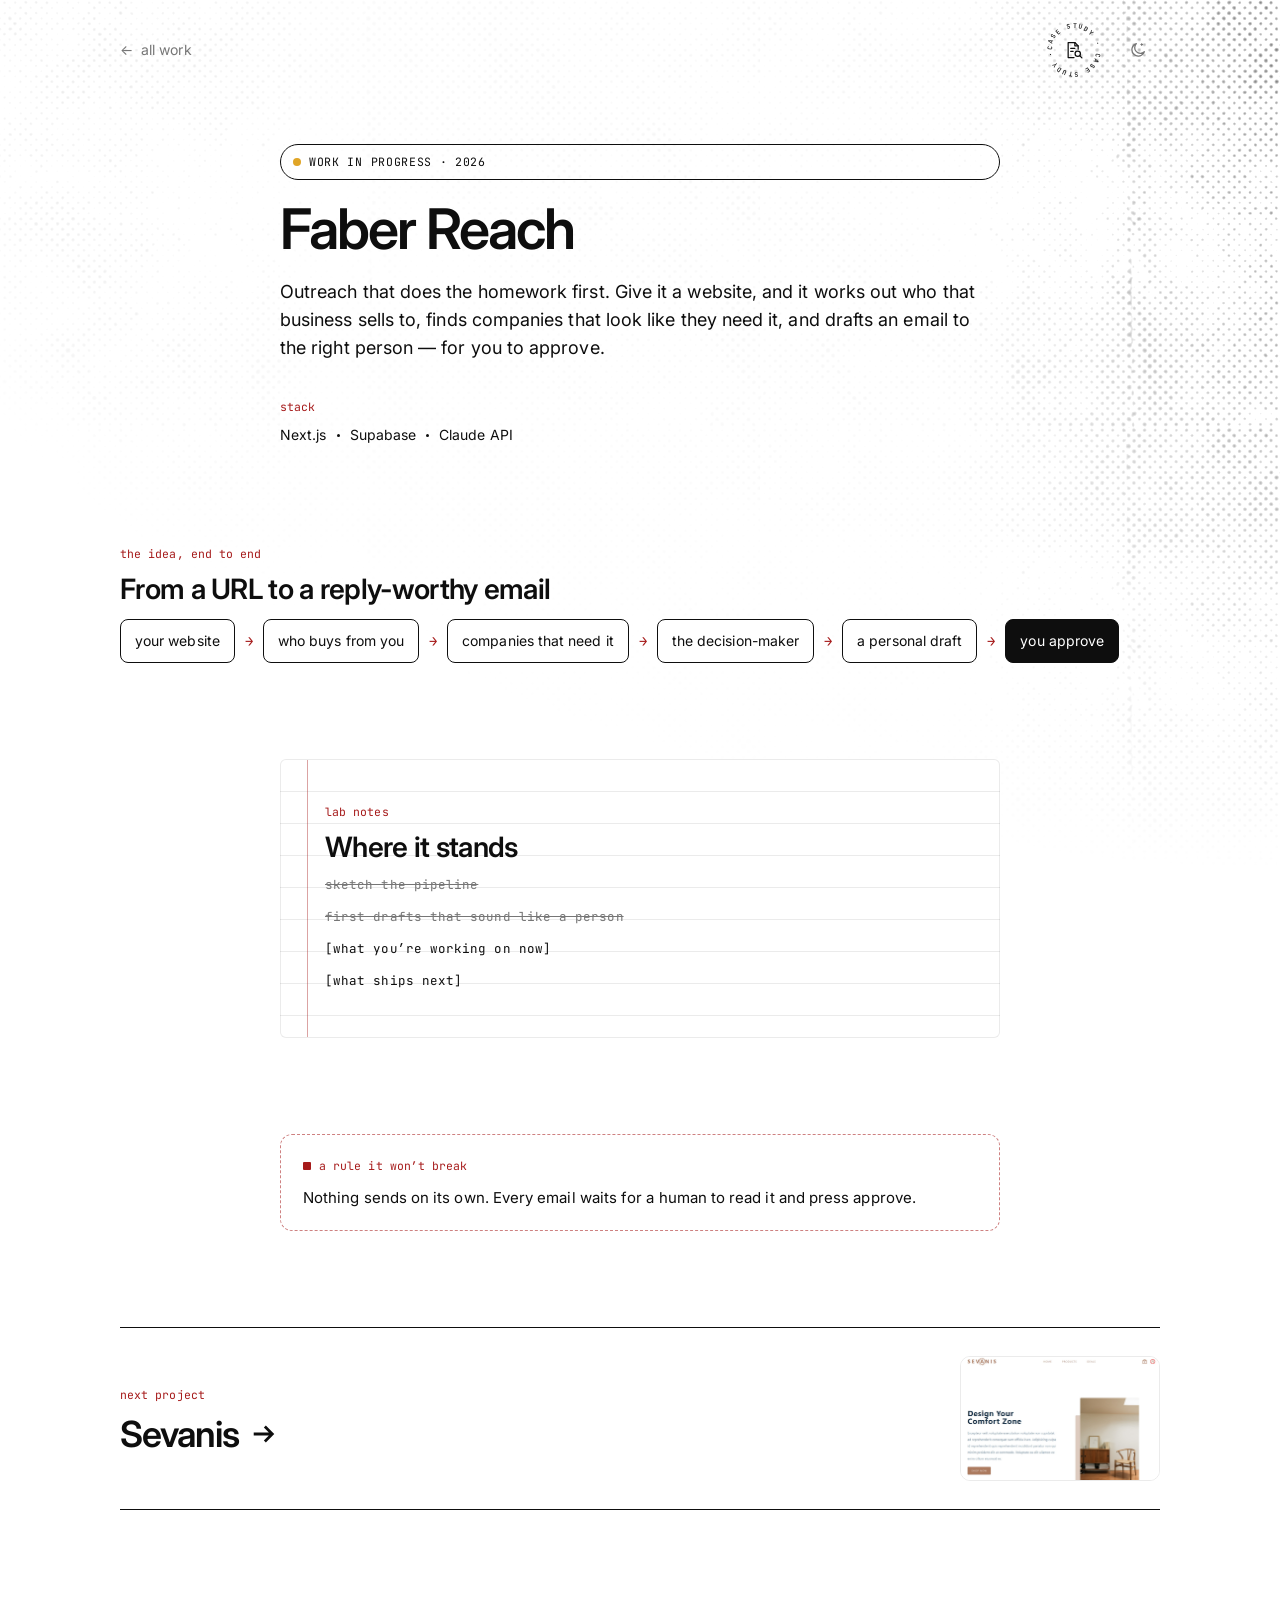
<file: work/faber-reach.html>
<!doctype html>
<html lang="en">
<head>
<meta charset="utf-8">
<meta name="robots" content="noindex, nofollow">
<meta name="viewport" content="width=device-width, initial-scale=1">
<title>Faber Reach — case study — Emmanuel Ugwu</title>
<meta name="description" content="Faber Reach (in progress): give it a website and it finds the buyers, the decision-maker and drafts the email for you to approve.">
<!-- social -->
<meta property="og:type" content="article">
<meta property="og:site_name" content="Emmanuel Ugwu">
<meta property="og:title" content="Faber Reach — case study — Emmanuel Ugwu">
<meta property="og:description" content="Faber Reach (in progress): give it a website and it finds the buyers, the decision-maker and drafts the email for you to approve.">
<meta property="og:url" content="https://ugwu.netlify.app/work/faber-reach.html">
<meta property="og:image" content="https://ugwu.netlify.app/assets/og-image.png?v=4">
<meta property="og:image:width" content="1200">
<meta property="og:image:height" content="630">
<meta property="og:image:alt" content="Emmanuel Ugwu — full-stack engineer">
<meta name="twitter:card" content="summary_large_image">
<meta name="twitter:title" content="Faber Reach — case study — Emmanuel Ugwu">
<meta name="twitter:description" content="Faber Reach (in progress): give it a website and it finds the buyers, the decision-maker and drafts the email for you to approve.">
<meta name="twitter:image" content="https://ugwu.netlify.app/assets/og-image.png?v=4">
<meta name="theme-color" content="#ffffff">
<link rel="apple-touch-icon" href="../assets/apple-touch-icon.png">
<link rel="canonical" href="https://ugwu.netlify.app/work/faber-reach.html">
<!-- /social -->
<link rel="icon" href="../favicon.svg?v=6" type="image/svg+xml">
<link rel="preconnect" href="https://fonts.googleapis.com">
<link rel="preconnect" href="https://fonts.gstatic.com" crossorigin>
<link rel="stylesheet" href="https://fonts.googleapis.com/css2?family=Inter:wght@400;500;600;700&family=JetBrains+Mono:wght@400;500;700&display=swap">
<link rel="stylesheet" href="../css/styles.css">
<script>(function(){var t;try{t=localStorage.getItem('theme')}catch(e){}if(!t)t=window.matchMedia&&matchMedia('(prefers-color-scheme: dark)').matches?'dark':'light';document.documentElement.setAttribute('data-theme',t)})();</script>
<style>
  .note-page { position: relative; padding: 40px 44px; border: 1px solid var(--rule); border-radius: 6px; background-color: var(--page); background-image: repeating-linear-gradient(to bottom, transparent 0 31px, var(--rule) 31px 32px); }
  .note-page::before { content: ""; position: absolute; top: 0; bottom: 0; left: 26px; width: 1px; background: color-mix(in srgb, var(--accent) 40%, transparent); }
  .status { display: inline-flex; align-items: center; gap: 8px; padding: 6px 12px; border-radius: 999px; border: 1px solid var(--strong); font-family: var(--mono); font-size: 11.5px; color: var(--strong); }
  .status i { width: 8px; height: 8px; border-radius: 50%; background: #E0A526; animation: blink 1.6s ease-in-out infinite; }
  @keyframes blink { 50% { opacity: .3; } }
  .chain { display: flex; flex-wrap: wrap; align-items: center; gap: 10px; }
  .chain span { padding: 10px 14px; border: 1px solid var(--strong); border-radius: 8px; background: var(--page); color: var(--strong); font-size: 14px; }
  .chain span.you { background: var(--strong); color: var(--page); }
  .chain em { font-style: normal; color: var(--accent); font-family: var(--mono); }
  .log { font-family: var(--mono); font-size: 12.5px; line-height: 32px; color: var(--strong); }
  .log s { color: var(--muted); }
  @media (max-width: 560px) { .note-page { padding: 28px 24px 28px 40px; } }
</style>
</head>
<body>

<header class="wide cs-head">
  <a class="back" href="../work.html"><span class="barw" aria-hidden="true">←</span>all work</a>
  <div class="right">
    <span class="pbadge" role="img" aria-label="Case study">
      <svg class="ring" viewBox="0 0 84 84" aria-hidden="true"><defs><path id="csRing" d="M42,42 m-31,0 a31,31 0 1,1 62,0 a31,31 0 1,1 -62,0"></path></defs><text><textPath href="#csRing" textLength="192" lengthAdjust="spacing">CASE STUDY · CASE STUDY · </textPath></text></svg>
      <svg width="20" height="20" viewBox="0 0 24 24" fill="none" stroke="currentColor" stroke-width="1.5" stroke-linecap="round" stroke-linejoin="round" aria-hidden="true"><path d="M12 21H5V3h8l4 4v4"></path><path d="M13 3v4h4"></path><path d="M8 10h5M8 13.5h3"></path><circle cx="16.5" cy="16.5" r="3.2"></circle><path d="M18.8 18.8L21.5 21.5"></path></svg>
    </span>
    <button class="theme" type="button" aria-label="Switch to dark mode">
      <svg class="moon" width="18" height="18" viewBox="0 0 24 24" fill="none" stroke="currentColor" stroke-width="1.7" stroke-linecap="round" stroke-linejoin="round" aria-hidden="true"><path d="M20.5 14.2A8.5 8.5 0 1 1 9.8 3.5a6.8 6.8 0 0 0 10.7 10.7z"></path><path d="M17 3.5v2.4M15.8 4.7h2.4" stroke-width="1.4"></path></svg>
      <svg class="sun" width="18" height="18" viewBox="0 0 24 24" fill="none" stroke="currentColor" stroke-width="1.7" stroke-linecap="round" aria-hidden="true"><circle cx="12" cy="12" r="4"></circle><g class="rays"><path d="M12 2.5v2M12 19.5v2M2.5 12h2M19.5 12h2M5.3 5.3l1.4 1.4M17.3 17.3l1.4 1.4M5.3 18.7l1.4-1.4M17.3 6.7l1.4-1.4"></path></g></svg>
    </button>
  </div>
</header>

<main class="cs">

  <section class="col appear" style="display:flex;flex-direction:column;gap:20px">
    <span class="status" style="text-transform:uppercase;letter-spacing:.06em;"><i aria-hidden="true"></i>work in progress · 2026</span>
    <h1 style="font-size:56px;line-height:58px;font-weight:600;letter-spacing:-0.035em">Faber Reach</h1>
    <p style="font-size:18px;line-height:28px;color:var(--strong);margin:0">Outreach that does the homework first. Give it a website, and it works out who that business sells to, finds companies that look like they need it, and drafts an email to the right person — for you to approve.</p>
    <div class="stack-row"><span class="k">stack</span><div class="tools tools--plain"><span>Next.js</span><span>Supabase</span><span>Claude API</span></div></div>
  </section>

  <section class="wide">
    <span class="kicker">the idea, end to end</span>
    <h2 style="margin-top:8px">From a URL to a reply-worthy email</h2>
    <div class="chain" style="margin-top:14px">
      <span>your website</span><em>→</em><span>who buys from you</span><em>→</em><span>companies that need it</span><em>→</em><span>the decision-maker</span><em>→</em><span>a personal draft</span><em>→</em><span class="you">you approve</span>
    </div>
  </section>

  <section class="col">
    <div class="note-page">
      <span class="kicker">lab notes</span>
      <h2 style="margin:8px 0 6px">Where it stands</h2>
      <div class="log">
        <div><s>sketch the pipeline</s></div>
        <div><s>first drafts that sound like a person</s></div>
        <!-- TODO: update these as the build moves -->
        <div>[what you’re working on now]</div>
        <div>[what ships next]</div>
      </div>
    </div>
  </section>

  <section class="col">
    <div class="fact">
      <span class="k"><span class="square" aria-hidden="true"></span>a rule it won’t break</span>
      <p>Nothing sends on its own. Every email waits for a human to read it and press approve.</p>
    </div>
  </section>

  <a class="wide nextp" href="sevanis.html">
    <span style="display:flex;flex-direction:column;gap:8px"><span class="kicker">next project</span><span class="name">Sevanis<svg class="arw" width="26" height="26" viewBox="0 0 14 14" fill="none" aria-hidden="true"><path d="M2 7h10M8 3l4 4-4 4" stroke="currentColor" stroke-width="1.5"></path></svg></span></span>
    <span class="thumb"><img src="../assets/img/sevanis.jpg" alt="" loading="lazy"></span>
  </a>
</main>

<script src="../js/main.js"></script>
</body>
</html>
</file>
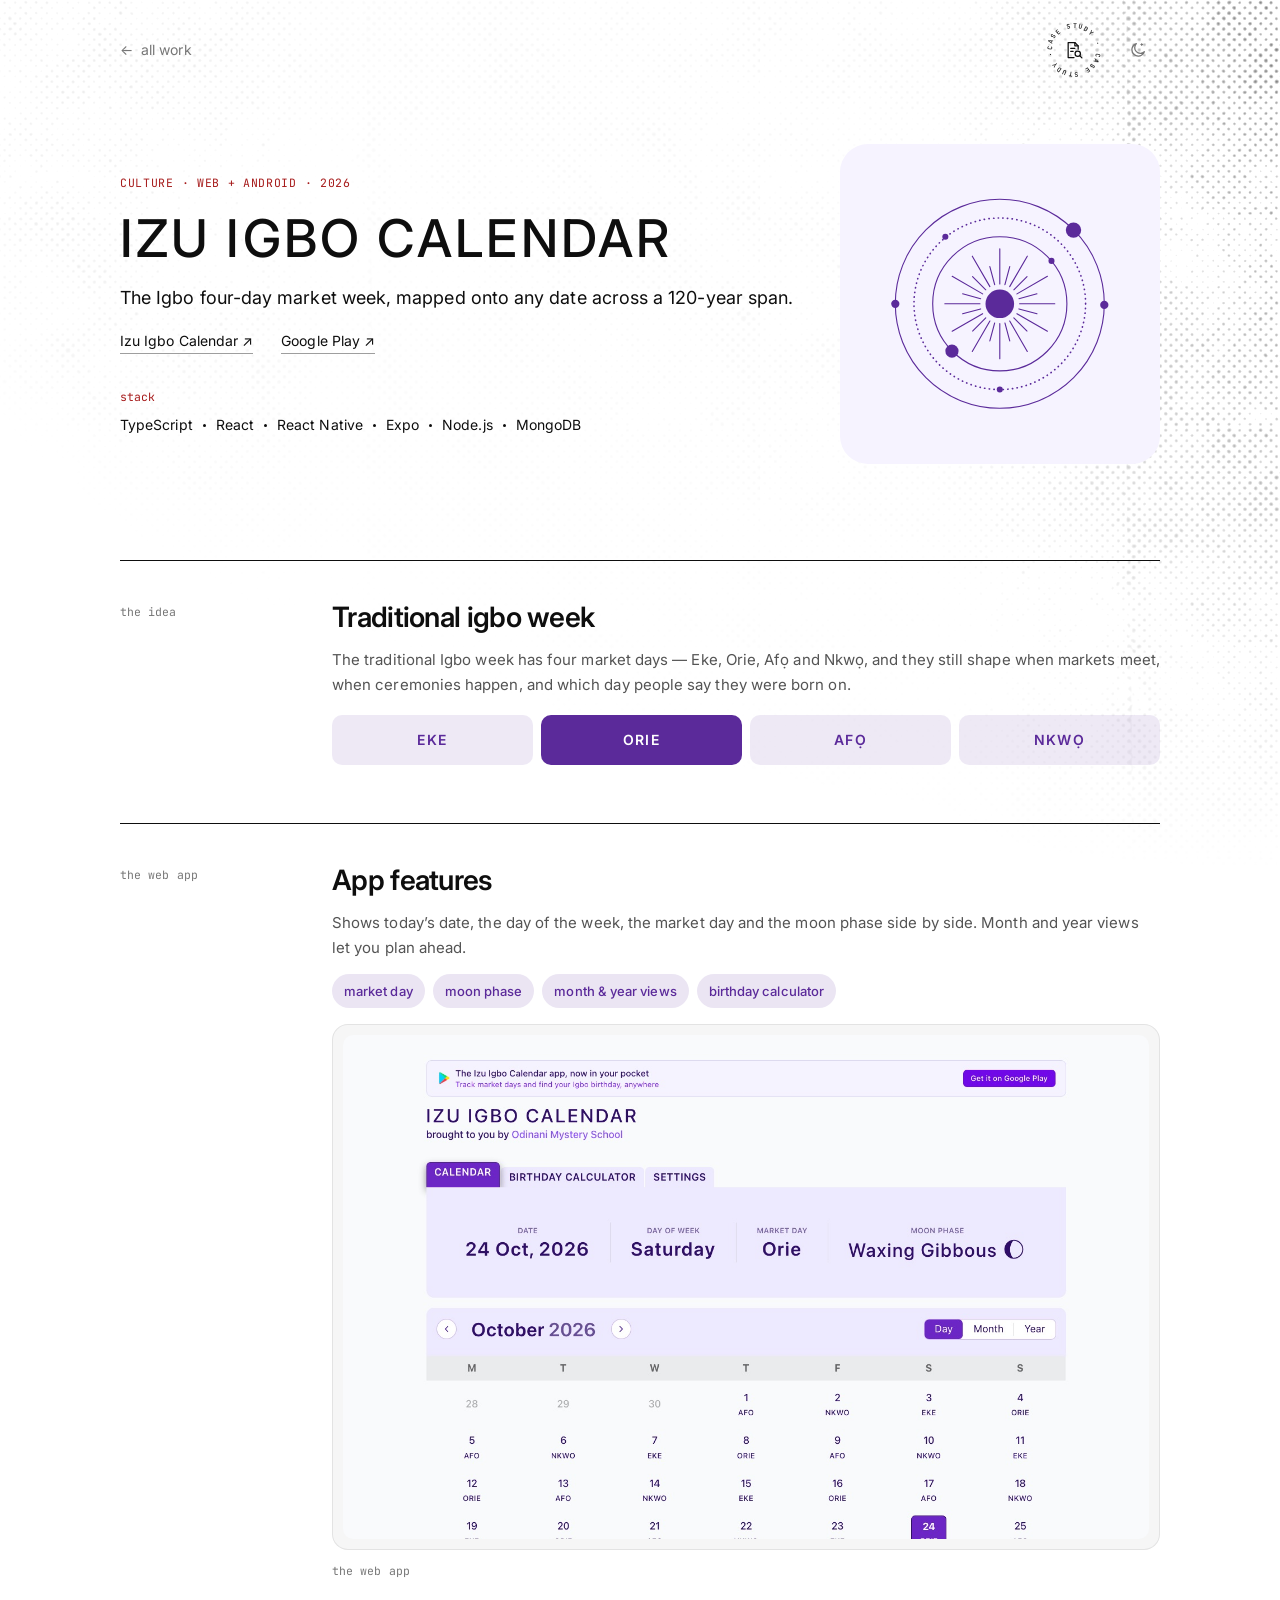
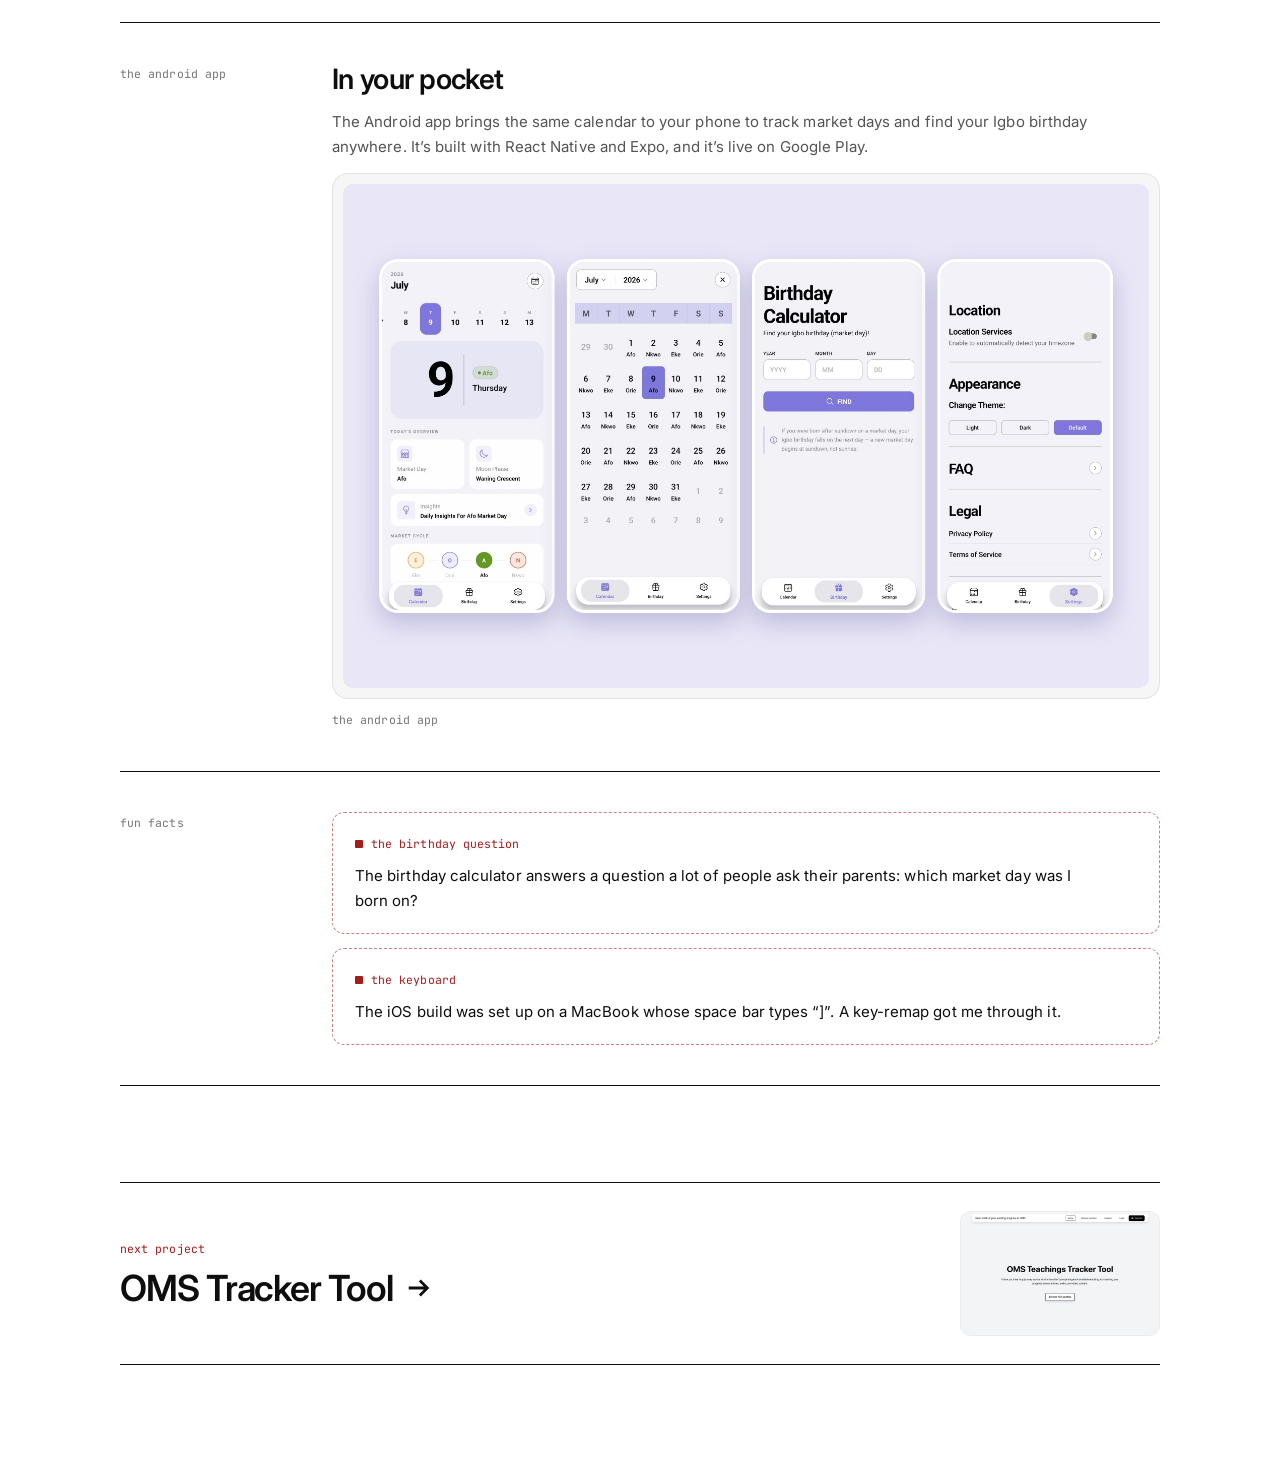
<file: work/izu-igbo-calendar.html>
<!doctype html>
<html lang="en">
  <head>
    <meta charset="utf-8" />
    <meta name="viewport" content="width=device-width, initial-scale=1" />
    <title>Izu Igbo Calendar — case study — Emmanuel Ugwu</title>
    <meta
      name="description"
      content="Izu Igbo Calendar: the Igbo four-day market week mapped onto 120 years of dates, on the web and Android."
    />
<!-- social -->
<meta property="og:type" content="article">
<meta property="og:site_name" content="Emmanuel Ugwu">
<meta property="og:title" content="Izu Igbo Calendar — case study — Emmanuel Ugwu">
<meta property="og:description" content="Izu Igbo Calendar: the Igbo four-day market week mapped onto 120 years of dates, on the web and Android.">
<meta property="og:url" content="https://ugwu.netlify.app/work/izu-igbo-calendar.html">
<meta property="og:image" content="https://ugwu.netlify.app/assets/og-image.png?v=4">
<meta property="og:image:width" content="1200">
<meta property="og:image:height" content="630">
<meta property="og:image:alt" content="Emmanuel Ugwu — full-stack engineer">
<meta name="twitter:card" content="summary_large_image">
<meta name="twitter:title" content="Izu Igbo Calendar — case study — Emmanuel Ugwu">
<meta name="twitter:description" content="Izu Igbo Calendar: the Igbo four-day market week mapped onto 120 years of dates, on the web and Android.">
<meta name="twitter:image" content="https://ugwu.netlify.app/assets/og-image.png?v=4">
<meta name="theme-color" content="#ffffff">
<link rel="apple-touch-icon" href="../assets/apple-touch-icon.png">
<link rel="canonical" href="https://ugwu.netlify.app/work/izu-igbo-calendar.html">
<!-- /social -->
    <link rel="icon" href="../favicon.svg?v=6" type="image/svg+xml" />
    <link rel="preconnect" href="https://fonts.googleapis.com" />
    <link rel="preconnect" href="https://fonts.gstatic.com" crossorigin />
    <link
      rel="stylesheet"
      href="https://fonts.googleapis.com/css2?family=Inter:wght@400;500;600;700&family=JetBrains+Mono:wght@400;500;700&display=swap"
    />
    <link rel="stylesheet" href="../css/styles.css" />
    <script>
      (function () {
        var t;
        try {
          t = localStorage.getItem("theme");
        } catch (e) {}
        if (!t)
          t =
            window.matchMedia &&
            matchMedia("(prefers-color-scheme: dark)").matches
              ? "dark"
              : "light";
        document.documentElement.setAttribute("data-theme", t);
      })();
    </script>
    <style>
      :root {
        --iz: #5b2a9a;
      }
      html[data-theme="dark"] {
        --iz: #b38cf0;
      }
      .iz-hero {
        display: grid;
        grid-template-columns: minmax(0, 1fr) 320px;
        align-items: center;
        gap: 40px;
      }
      .iz-hero h1 {
        font-size: 52px;
        line-height: 54px;
        font-weight: 500;
        letter-spacing: 0.06em;
        text-transform: uppercase;
        color: var(--strong);
      }
      .iz-logo {
        aspect-ratio: 1;
        border-radius: 28px;
        background: #f6f3ff;
        display: grid;
        place-items: center;
      }
      .iz-logo svg {
        width: 88%;
        height: 88%;
      }
      .week {
        display: flex;
        flex-direction: column;
      }
      .day {
        display: grid;
        grid-template-columns: 180px minmax(0, 1fr);
        gap: 32px;
        padding: 40px 0;
        border-top: 1px solid var(--strong);
      }
      .day:last-child {
        border-bottom: 1px solid var(--strong);
      }
      .day .dn {
        position: sticky;
        top: 24px;
        align-self: start;
        display: flex;
        flex-direction: column;
        gap: 6px;
      }
      .day .dn b {
        font-size: 40px;
        line-height: 40px;
        font-weight: 600;
        letter-spacing: 0.04em;
        color: var(--iz);
      }
      .day .dn span {
        font-family: var(--mono);
        font-size: 11.5px;
        color: var(--muted);
      }
      .pills {
        display: flex;
        flex-wrap: wrap;
        gap: 8px;
        margin: 6px 0 16px;
      }
      .pills span {
        padding: 6px 12px;
        border-radius: 999px;
        background: color-mix(in srgb, var(--iz) 12%, transparent);
        color: var(--iz);
        font-size: 13px;
        font-weight: 500;
      }
      .market {
        display: grid;
        grid-template-columns: repeat(4, minmax(0, 1fr));
        gap: 8px;
        margin: 18px 0;
      }
      .market span {
        padding: 14px 0;
        text-align: center;
        border-radius: 10px;
        font-weight: 600;
        letter-spacing: 0.1em;
        background: color-mix(in srgb, var(--iz) 10%, transparent);
        color: var(--iz);
      }
      .market span.on {
        background: var(--iz);
        color: #fff;
      }
      @media (max-width: 760px) {
        .iz-hero,
        .day {
          grid-template-columns: minmax(0, 1fr);
        }
        .iz-hero h1 {
          font-size: 34px;
          line-height: 38px;
        }
        .day .dn {
          position: static;
        }
      }
    </style>
  </head>
  <body>
    <header class="wide cs-head">
      <a class="back" href="../work.html"
        ><span class="barw" aria-hidden="true">←</span>all work</a
      >
      <div class="right">
        <span class="pbadge" role="img" aria-label="Case study">
          <svg class="ring" viewBox="0 0 84 84" aria-hidden="true">
            <defs>
              <path
                id="csRing"
                d="M42,42 m-31,0 a31,31 0 1,1 62,0 a31,31 0 1,1 -62,0"
              ></path>
            </defs>
            <text>
              <textPath href="#csRing" textLength="192" lengthAdjust="spacing">
                CASE STUDY · CASE STUDY ·
              </textPath>
            </text>
          </svg>
          <svg
            width="20"
            height="20"
            viewBox="0 0 24 24"
            fill="none"
            stroke="currentColor"
            stroke-width="1.5"
            stroke-linecap="round"
            stroke-linejoin="round"
            aria-hidden="true"
          >
            <path d="M12 21H5V3h8l4 4v4"></path>
            <path d="M13 3v4h4"></path>
            <path d="M8 10h5M8 13.5h3"></path>
            <circle cx="16.5" cy="16.5" r="3.2"></circle>
            <path d="M18.8 18.8L21.5 21.5"></path>
          </svg>
        </span>
        <button class="theme" type="button" aria-label="Switch to dark mode">
          <svg
            class="moon"
            width="18"
            height="18"
            viewBox="0 0 24 24"
            fill="none"
            stroke="currentColor"
            stroke-width="1.7"
            stroke-linecap="round"
            stroke-linejoin="round"
            aria-hidden="true"
          >
            <path
              d="M20.5 14.2A8.5 8.5 0 1 1 9.8 3.5a6.8 6.8 0 0 0 10.7 10.7z"
            ></path>
            <path d="M17 3.5v2.4M15.8 4.7h2.4" stroke-width="1.4"></path>
          </svg>
          <svg
            class="sun"
            width="18"
            height="18"
            viewBox="0 0 24 24"
            fill="none"
            stroke="currentColor"
            stroke-width="1.7"
            stroke-linecap="round"
            aria-hidden="true"
          >
            <circle cx="12" cy="12" r="4"></circle>
            <g class="rays">
              <path
                d="M12 2.5v2M12 19.5v2M2.5 12h2M19.5 12h2M5.3 5.3l1.4 1.4M17.3 17.3l1.4 1.4M5.3 18.7l1.4-1.4M17.3 6.7l1.4-1.4"
              ></path>
            </g>
          </svg>
        </button>
      </div>
    </header>

    <main class="cs">
      <section class="wide iz-hero appear">
        <div style="display: flex; flex-direction: column; gap: 18px">
          <span
            class="kicker"
            style="text-transform: uppercase; letter-spacing: 0.06em"
            >culture · web + android · 2026</span
          >
          <h1>Izu Igbo Calendar</h1>
          <p
            style="
              font-size: 18px;
              line-height: 28px;
              color: var(--strong);
              margin: 0;
            "
          >
            The Igbo four-day market week, mapped onto any date across a
            120-year span.
          </p>
          <div style="display: flex; gap: 28px; flex-wrap: wrap">
            <a
              class="sitel"
              href="https://izuigbocalendar.com"
              target="_blank"
              rel="noopener"
              >Izu Igbo Calendar<span class="a" aria-hidden="true">↗</span></a
            >
            <a
              class="sitel"
              href="https://play.google.com/store/apps/details?id=com.calendar.izuigbo"
              target="_blank"
              rel="noopener"
              >Google Play<span class="a" aria-hidden="true">↗</span></a
            >
          </div>
          <div class="stack-row">
            <span class="k">stack</span>
            <div class="tools tools--plain">
              <span>TypeScript</span><span>React</span><span>React Native</span
              ><span>Expo</span><span>Node.js</span><span>MongoDB</span>
            </div>
          </div>
        </div>
        <div class="iz-logo orbit-host" aria-hidden="true">
          <svg class="orbit" viewBox="0 0 512 512">
            <g fill="none" stroke="#5B2A9A">
              <circle cx="256" cy="256" r="190" stroke-width="2"></circle>
              <circle
                cx="256"
                cy="256"
                r="156"
                stroke-width="3"
                stroke-dasharray="0.5 8"
                stroke-linecap="round"
              ></circle>
              <circle cx="256" cy="256" r="122" stroke-width="2"></circle>
            </g>
            <path
              class="rays"
              stroke="#5B2A9A"
              stroke-width="2"
              stroke-linecap="round"
              fill="none"
              d="M292.0 256.0L356.0 256.0M290.8 265.3L323.6 274.1M287.2 274.0L342.6 306.0M281.5 281.5L305.5 305.5M274.0 287.2L306.0 342.6M265.3 290.8L274.1 323.6M256.0 292.0L256.0 356.0M246.7 290.8L237.9 323.6M238.0 287.2L206.0 342.6M230.5 281.5L206.5 305.5M224.8 274.0L169.4 306.0M221.2 265.3L188.4 274.1M220.0 256.0L156.0 256.0M221.2 246.7L188.4 237.9M224.8 238.0L169.4 206.0M230.5 230.5L206.5 206.5M238.0 224.8L206.0 169.4M246.7 221.2L237.9 188.4M256.0 220.0L256.0 156.0M265.3 221.2L274.1 188.4M274.0 224.8L306.0 169.4M281.5 230.5L305.5 206.5M287.2 238.0L342.6 206.0M290.8 246.7L323.6 237.9"
            ></path>
            <circle
              class="sun"
              cx="256"
              cy="256"
              r="26"
              fill="#5B2A9A"
            ></circle>
            <g class="o1" fill="#5B2A9A">
              <circle cx="390" cy="122" r="14"></circle>
              <circle cx="66" cy="256" r="7.5"></circle>
              <circle cx="446" cy="258" r="7.5"></circle>
            </g>
            <g class="o2" fill="#5B2A9A">
              <circle cx="157" cy="134" r="5.5"></circle>
              <circle cx="256" cy="412" r="5.5"></circle>
            </g>
            <g class="o3" fill="#5B2A9A">
              <circle cx="350" cy="178" r="5.5"></circle>
              <circle cx="169" cy="342" r="12"></circle>
            </g>
          </svg>
        </div>
      </section>

      <section class="wide week">
        <div class="day">
          <div class="dn"><span>the idea</span></div>
          <div>
            <h2>Traditional igbo week</h2>
            <p>
              The traditional Igbo week has four market days — Eke, Orie, Afọ
              and Nkwọ, and they still shape when markets meet, when ceremonies
              happen, and which day people say they were born on.
            </p>
            <div class="market" aria-hidden="true">
              <span>EKE</span><span class="on">ORIE</span><span>AFỌ</span
              ><span>NKWỌ</span>
            </div>
          </div>
        </div>

        <div class="day">
          <div class="dn"><span>the web app</span></div>
          <div>
            <h2>App features</h2>
            <p>
              Shows today’s date, the day of the week, the market day and the
              moon phase side by side. Month and year views let you plan ahead.
            </p>
            <div class="pills">
              <span>market day</span><span>moon phase</span
              ><span>month &amp; year views</span
              ><span>birthday calculator</span>
            </div>
            <figure>
              <div class="frame">
                <img
                  src="../assets/img/izu-web.jpg"
                  alt="Izu Igbo Calendar on the web: date, day of week, market day Orie and moon phase above a month calendar"
                  loading="lazy"
                />
              </div>
              <figcaption class="capline"><span>the web app</span></figcaption>
            </figure>
          </div>
        </div>

        <div class="day">
          <div class="dn"><span>the android app</span></div>
          <div>
            <h2>In your pocket</h2>
            <p>
              The Android app brings the same calendar to your phone to track
              market days and find your Igbo birthday anywhere. It’s built with
              React Native and Expo, and it’s live on Google Play.
            </p>
            <figure>
              <div class="frame">
                <img
                  src="../assets/img/izu-play.jpg"
                  alt="The Izu Igbo Calendar Android app"
                  loading="lazy"
                />
              </div>
              <figcaption class="capline">
                <span>the android app</span>
              </figcaption>
            </figure>
          </div>
        </div>

        <div class="day">
          <div class="dn"><span>fun facts</span></div>
          <div style="display: flex; flex-direction: column; gap: 14px">
            <div class="fact">
              <span class="k"
                ><span class="square" aria-hidden="true"></span>the birthday
                question</span
              >
              <p>
                The birthday calculator answers a question a lot of people ask
                their parents: which market day was I born on?
              </p>
            </div>
            <div class="fact">
              <span class="k"
                ><span class="square" aria-hidden="true"></span>the
                keyboard</span
              >
              <p>
                The iOS build was set up on a MacBook whose space bar types “]”.
                A key-remap got me through it.
              </p>
            </div>
          </div>
        </div>
      </section>

      <a class="wide nextp" href="oms-tracker.html">
        <span style="display: flex; flex-direction: column; gap: 8px"
          ><span class="kicker">next project</span
          ><span class="name"
            >OMS Tracker Tool<svg
              class="arw"
              width="26"
              height="26"
              viewBox="0 0 14 14"
              fill="none"
              aria-hidden="true"
            >
              <path
                d="M2 7h10M8 3l4 4-4 4"
                stroke="currentColor"
                stroke-width="1.5"
              ></path></svg></span
        ></span>
        <span class="thumb"
          ><img src="../assets/img/oms-tracker.jpg" alt="" loading="lazy"
        /></span>
      </a>
    </main>

    <script src="../js/main.js"></script>
  </body>
</html>
</file>
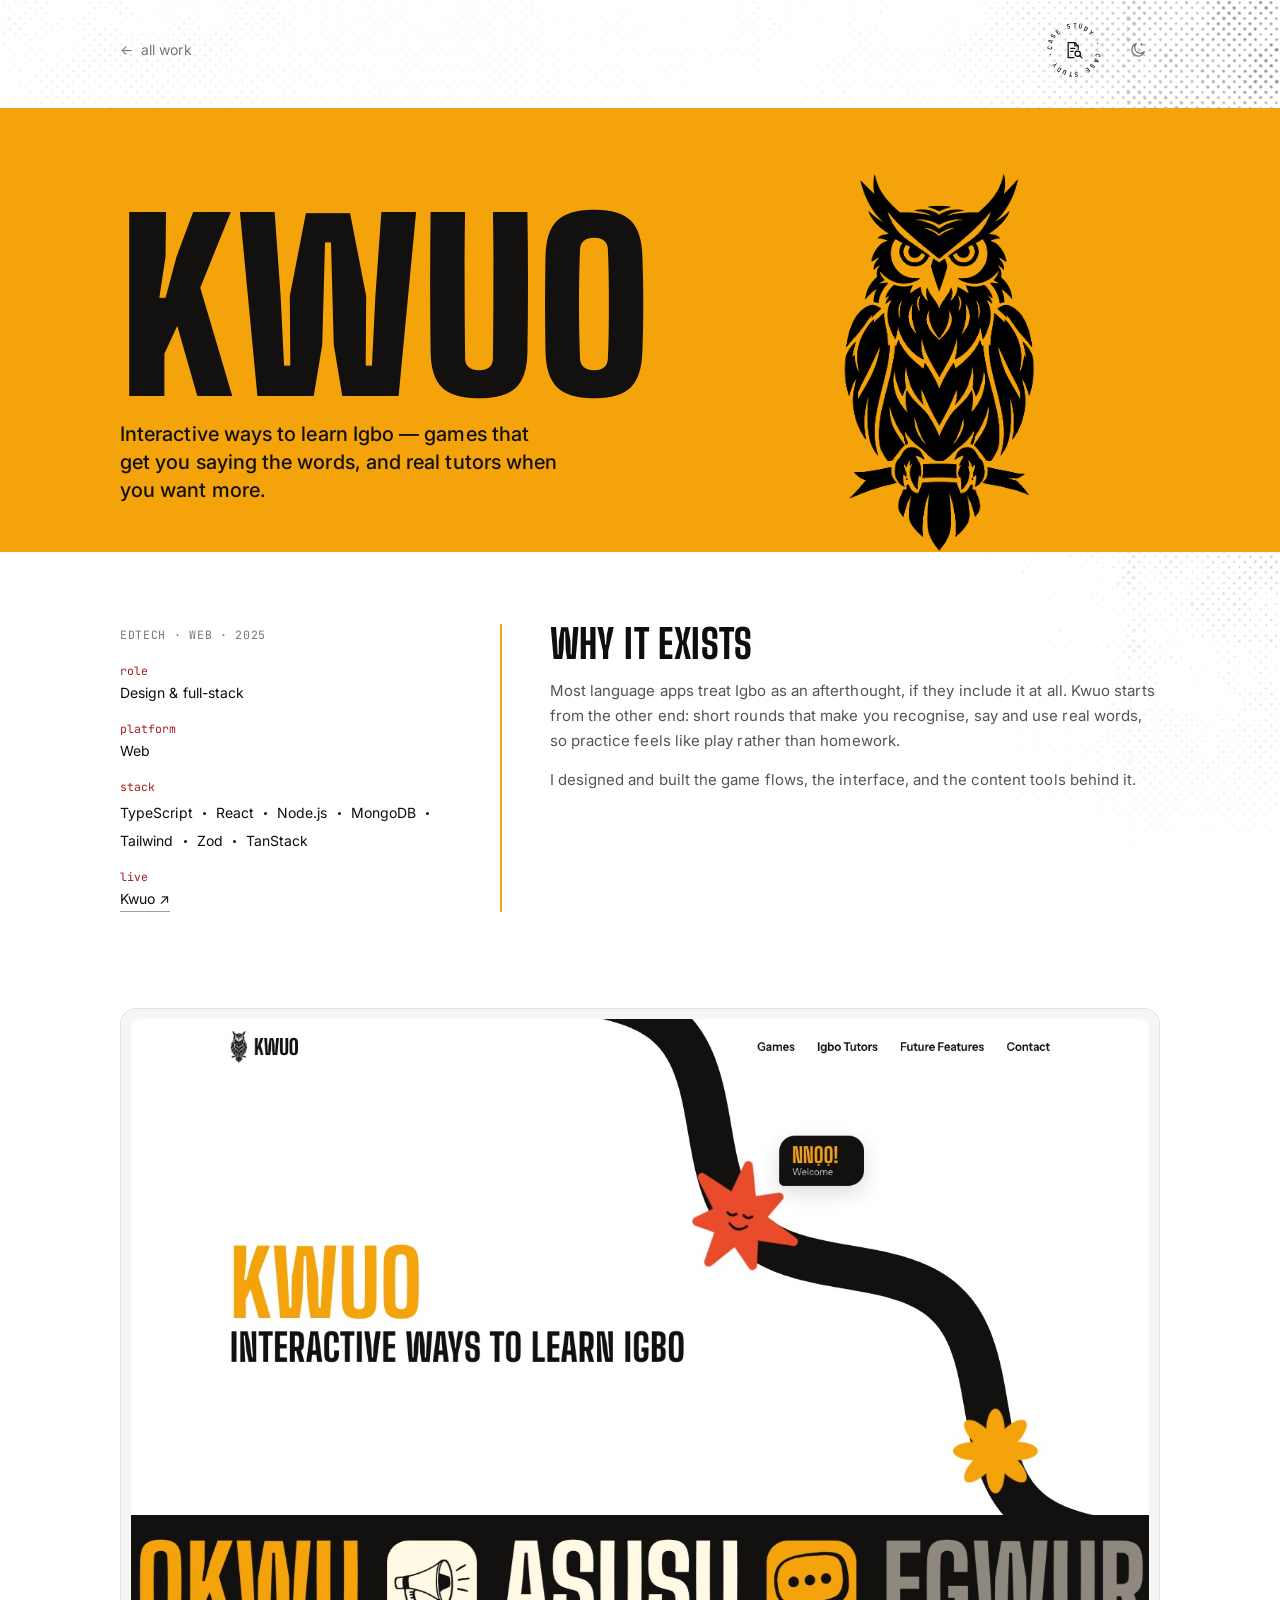
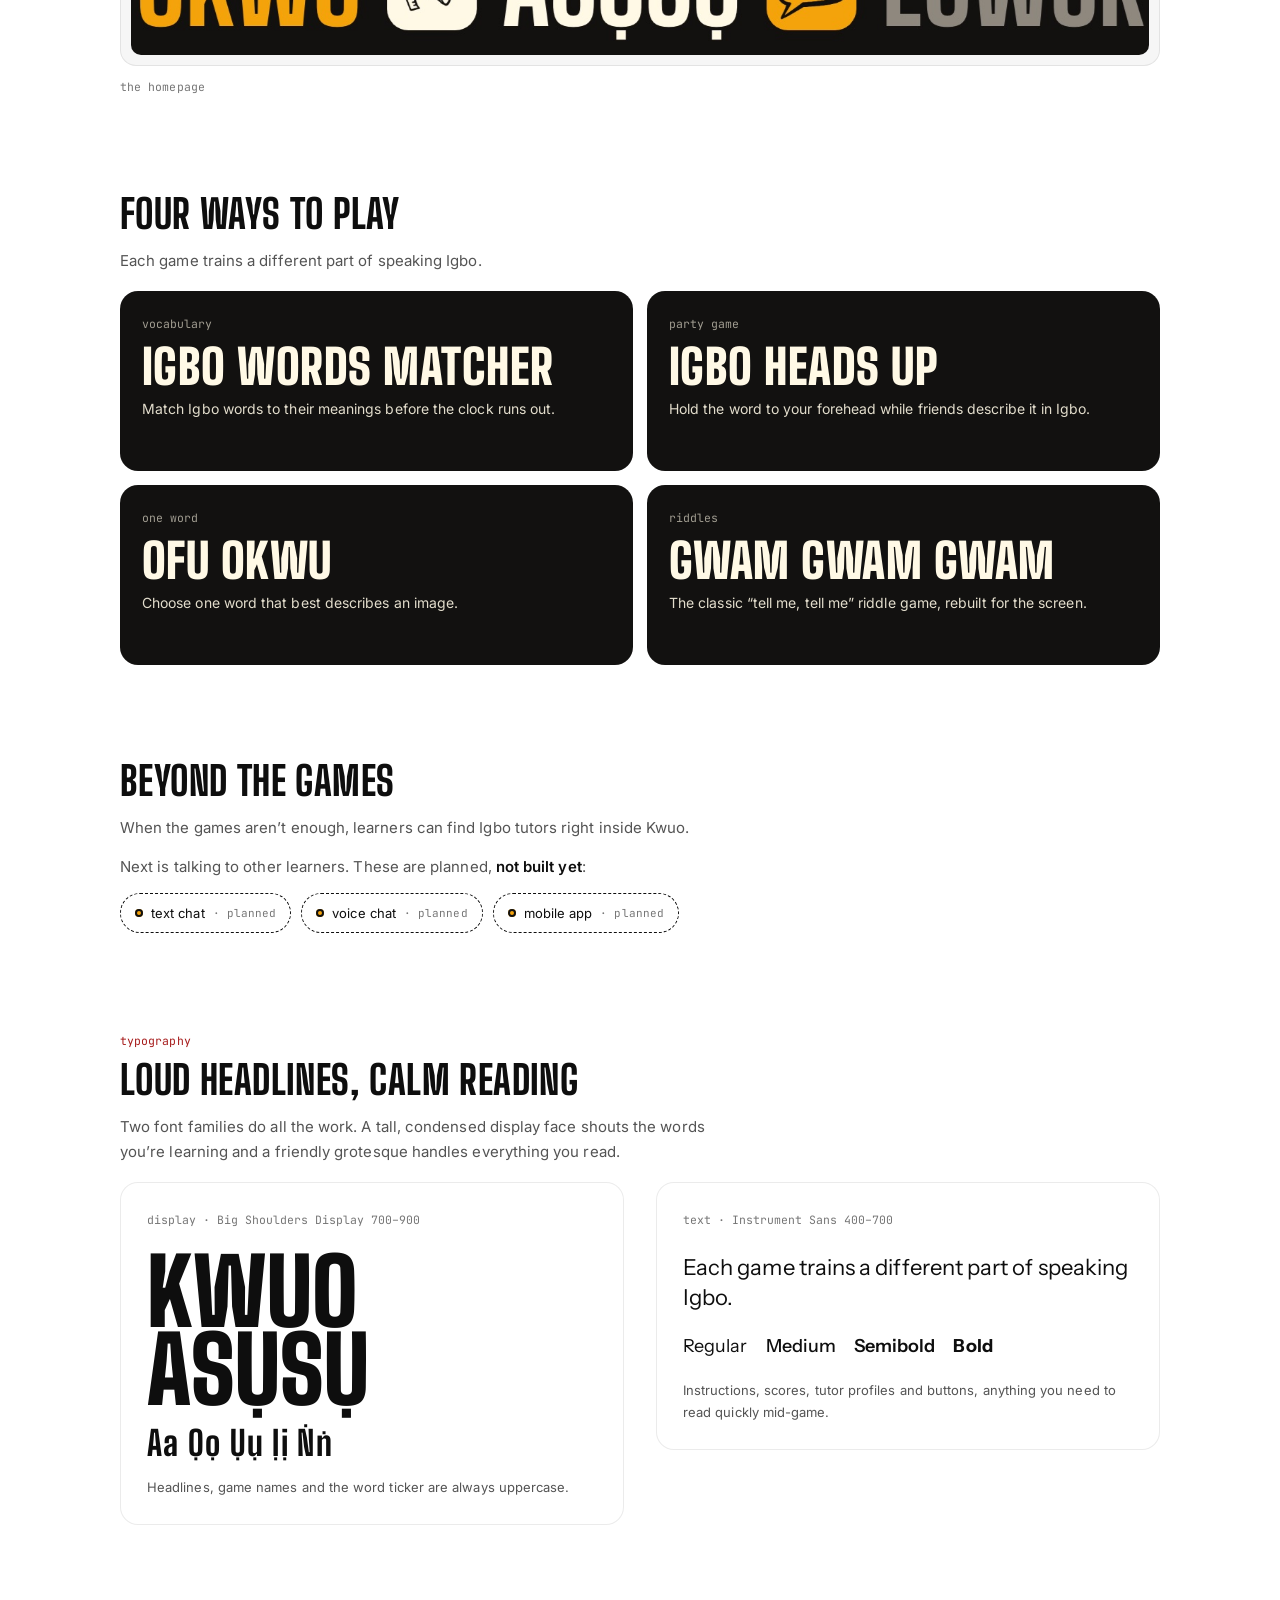
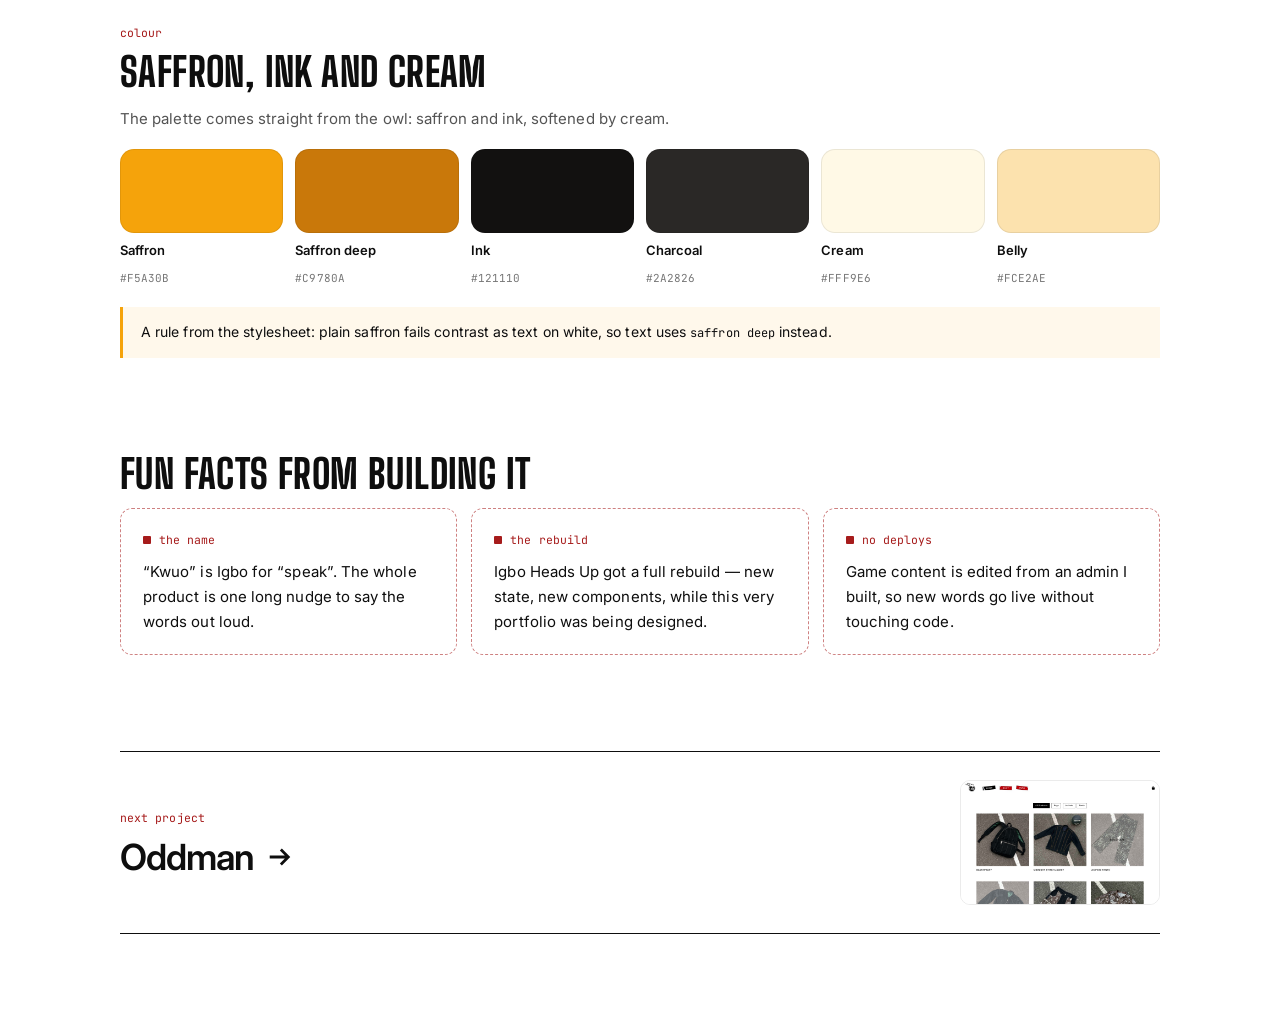
<file: work/kwuo.html>
<!doctype html>
<html lang="en">
  <head>
    <meta charset="utf-8" />
    <meta name="viewport" content="width=device-width, initial-scale=1" />
    <title>Kwuo — case study — Emmanuel Ugwu</title>
    <meta
      name="description"
      content="Kwuo: interactive games for learning Igbo, with tutors and chat on the way."
    />
<!-- social -->
<meta property="og:type" content="article">
<meta property="og:site_name" content="Emmanuel Ugwu">
<meta property="og:title" content="Kwuo — case study — Emmanuel Ugwu">
<meta property="og:description" content="Kwuo: interactive games for learning Igbo, with tutors and chat on the way.">
<meta property="og:url" content="https://ugwu.netlify.app/work/kwuo.html">
<meta property="og:image" content="https://ugwu.netlify.app/assets/og-image.png?v=4">
<meta property="og:image:width" content="1200">
<meta property="og:image:height" content="630">
<meta property="og:image:alt" content="Emmanuel Ugwu — full-stack engineer">
<meta name="twitter:card" content="summary_large_image">
<meta name="twitter:title" content="Kwuo — case study — Emmanuel Ugwu">
<meta name="twitter:description" content="Kwuo: interactive games for learning Igbo, with tutors and chat on the way.">
<meta name="twitter:image" content="https://ugwu.netlify.app/assets/og-image.png?v=4">
<meta name="theme-color" content="#ffffff">
<link rel="apple-touch-icon" href="../assets/apple-touch-icon.png">
<link rel="canonical" href="https://ugwu.netlify.app/work/kwuo.html">
<!-- /social -->
    <link rel="icon" href="../favicon.svg?v=6" type="image/svg+xml" />
    <link rel="preconnect" href="https://fonts.googleapis.com" />
    <link rel="preconnect" href="https://fonts.gstatic.com" crossorigin />
    <link
      rel="stylesheet"
      href="https://fonts.googleapis.com/css2?family=Big+Shoulders+Display:wght@700;800;900&family=Instrument+Sans:wght@400;500;600;700&family=Inter:wght@400;500;600;700&family=JetBrains+Mono:wght@400;500;700&display=swap"
    />
    <link rel="stylesheet" href="../css/styles.css" />
    <script>
      (function () {
        var t;
        try {
          t = localStorage.getItem("theme");
        } catch (e) {}
        if (!t)
          t =
            window.matchMedia &&
            matchMedia("(prefers-color-scheme: dark)").matches
              ? "dark"
              : "light";
        document.documentElement.setAttribute("data-theme", t);
      })();
    </script>
    <style>
      .kw-band {
        width: 100%;
        background: #f5a30b;
        color: #121110;
        padding: 64px 0 0;
        overflow: hidden;
      }
      .kw-band .inner {
        display: grid;
        grid-template-columns: minmax(0, 1.3fr) minmax(0, 1fr);
        align-items: end;
        gap: 24px;
      }
      .kw-word {
        margin: 0;
        font-family: var(--font); letter-spacing: -0.03em;
        font-weight: 900;
        font-size: 200px;
        line-height: 0.82;
        text-transform: uppercase;
        color: #121110;
      }
      .kw-band p {
        color: #121110;
        font-size: 20px;
        line-height: 28px;
        font-weight: 500;
        max-width: 440px;
        margin: 20px 0 48px;
      }
      .kw-band img {
        justify-self: center;
        height: 380px;
        width: auto;
      }
      .games {
        display: grid;
        grid-template-columns: repeat(2, minmax(0, 1fr));
        gap: 14px;
      }
      .game {
        position: relative;
        overflow: hidden;
        padding: 22px;
        border-radius: 18px;
        background: #121110;
        color: #fff9e6;
        display: flex;
        flex-direction: column;
        gap: 10px;
        min-height: 180px;
        transition: transform 0.35s var(--ease);
      }
      html[data-theme="dark"] .game {
        box-shadow: inset 0 0 0 1px #2a2826;
      }
      .game:hover {
        transform: translateY(-4px) rotate(-0.6deg);
      }
      .game .gname {
        font-family: var(--font); letter-spacing: -0.03em;
        font-weight: 900;
        font-size: 40px;
        line-height: 0.95;
        text-transform: uppercase;
        color: inherit;
      }
      .game span:last-child {
        color: inherit;
        opacity: 0.88;
        font-size: 14px;
        line-height: 21px;
      }
      .soon {
        display: flex;
        flex-wrap: wrap;
        gap: 10px;
      }
      .soon span {
        display: inline-flex;
        align-items: center;
        gap: 8px;
        padding: 8px 14px;
        border: 1px dashed var(--strong);
        border-radius: 999px;
        color: var(--strong);
        font-size: 13px;
      }
      .soon em {
        font-style: normal;
        font-family: var(--mono);
        font-size: 11px;
        color: var(--muted);
      }
      .soon span::before {
        content: "";
        width: 8px;
        height: 8px;
        border-radius: 50%;
        background: #f5a30b;
        box-shadow: inset 0 0 0 2px #121110;
      }
      .facts3 {
        display: grid;
        grid-template-columns: repeat(3, minmax(0, 1fr));
        gap: 14px;
      }
      .side {
        display: flex;
        flex-direction: column;
        gap: 14px;
        border-right: 2px solid #f5a30b;
        padding-right: 28px;
      }
      @media (max-width: 760px) {
        .side {
          border-right: 0;
          padding-right: 0;
          border-bottom: 2px solid #f5a30b;
          padding-bottom: 20px;
        }
      }
      .side .tools {
        font-family: var(--font);
        font-size: 14px;
        line-height: 22px;
        color: var(--strong);
      }
      .side .tools span:not(:last-child)::after {
        width: 3px;
        height: 3px;
        margin: 0 10px;
        opacity: 1;
        background: var(--strong);
      }
      .side .k {
        font-family: var(--mono);
        font-size: 11.5px;
        color: var(--accent);
      }
      .side .v {
        color: var(--strong);
      }
      .spec-card {
        display: flex;
        flex-direction: column;
        justify-content: space-between;
        gap: 22px;
        padding: 26px;
        border-radius: 18px;
        border: 1px solid var(--rule);
        background: var(--page);
      }
      .spec-card .big {
        font-family: "Big Shoulders Display", Impact, sans-serif;
        font-weight: 900;
        font-size: 92px;
        line-height: 0.85;
        text-transform: uppercase;
        color: var(--strong);
      }
      .spec-card .glyphs {
        font-family: "Big Shoulders Display", Impact, sans-serif;
        font-weight: 800;
        font-size: 34px;
        letter-spacing: 0.04em;
        color: var(--strong);
      }
      .spec-card .body {
        font-family: "Instrument Sans", sans-serif;
        font-size: 22px;
        line-height: 30px;
        color: var(--strong);
      }
      .spec-card .weights {
        display: flex;
        gap: 18px;
        font-family: "Instrument Sans", sans-serif;
        font-size: 18px;
        color: var(--strong);
      }
      .sw-row {
        display: grid;
        grid-template-columns: repeat(6, minmax(0, 1fr));
        gap: 12px;
      }
      .sw-row.four {
        grid-template-columns: repeat(4, minmax(0, 1fr));
      }
      .sw {
        display: flex;
        flex-direction: column;
        gap: 6px;
      }
      .sw i {
        display: block;
        height: 84px;
        border-radius: 14px;
        border: 1px solid var(--rule);
      }
      .sw b {
        color: var(--strong);
        font-weight: 600;
        font-size: 13px;
      }
      .sw span {
        font-family: var(--mono);
        font-size: 11px;
        color: var(--muted);
      }
      .note-q {
        margin-top: 18px;
        padding: 14px 18px;
        border-left: 3px solid #f5a30b;
        background: color-mix(in srgb, #f5a30b 8%, transparent);
        color: var(--strong);
        font-size: 14px;
      }
      .note-q code {
        font-family: var(--mono);
        font-size: 12px;
      }
      .els {
        display: grid;
        grid-template-columns: repeat(3, minmax(0, 1fr));
        gap: 14px;
      }
      .el {
        display: flex;
        flex-direction: column;
        gap: 12px;
      }
      .el .tile {
        display: grid;
        place-items: center;
        aspect-ratio: 4 / 3;
        border-radius: 22px;
        background: #fff9e6;
        border: 1px solid #fce2ae;
      }
      .el .tile {
        position: relative;
        overflow: hidden;
      }
      .el .tile > img {
        position: absolute;
        inset: 0;
        margin: auto;
        width: 64%;
        height: 64%;
        object-fit: contain;
      }
      .el .tile.ink {
        background: #121110;
        border-color: #2a2826;
      }
      .el b {
        color: var(--strong);
        font-weight: 600;
      }
      .el > span:last-child {
        font-size: 13px;
        line-height: 20px;
      }
      .el .ticker-mini,
      .el .ticker-mini span {
        font-size: 46px;
        line-height: 1;
      }
      .bubble {
        padding: 12px 18px;
        border-radius: 16px 16px 16px 4px;
        background: #121110;
        color: #fff9e6;
        font-family: var(--font);
        font-size: 13px;
        transform: rotate(4deg);
      }
      .bubble strong {
        display: block;
        font-family: var(--font); letter-spacing: -0.03em;
        font-size: 34px;
        line-height: 1;
        color: #f5a30b;
      }
      .ticker-mini {
        display: flex;
        align-items: center;
        gap: 14px;
        padding: 0 16px;
        overflow: hidden;
        white-space: nowrap;
        font-family: var(--font); letter-spacing: -0.03em;
        font-weight: 900;
        font-size: 46px;
        text-transform: uppercase;
      }
      @media (max-width: 760px) {
        .sw-row,
        .sw-row.four {
          grid-template-columns: repeat(2, minmax(0, 1fr));
        }
        .els {
          grid-template-columns: minmax(0, 1fr);
        }
        .spec-card .big {
          font-size: 64px;
        }
      }
      @media (max-width: 760px) {
        .kw-band .inner,
        .games,
        .facts3 {
          grid-template-columns: minmax(0, 1fr);
        }
        .kw-word {
          font-size: 120px;
        }
        .kw-band img {
          height: 240px;
        }
      }
          /* Kwuo's own display face for headers and game cards */
      .kw-word,
      .cs h2,
      .game .gname {
        font-family: "Big Shoulders Display", Impact, sans-serif;
        letter-spacing: 0.01em;
        text-transform: uppercase;
      }
      .kw-word { font-weight: 900; font-size: 230px; line-height: 0.8; }
      .cs h2 { font-weight: 800; font-size: 40px; line-height: 40px; }
      .game .gname { font-weight: 900; font-size: 48px; line-height: 0.9; }
      @media (max-width: 760px) {
        .kw-word { font-size: 120px; }
        .cs h2 { font-size: 32px; line-height: 32px; }
      }
    </style>
  </head>
  <body>
    <header class="wide cs-head">
      <a class="back" href="../work.html"
        ><span class="barw" aria-hidden="true">←</span>all work</a
      >
      <div class="right">
        <span class="pbadge" role="img" aria-label="Case study">
          <svg class="ring" viewBox="0 0 84 84" aria-hidden="true">
            <defs>
              <path
                id="csRing"
                d="M42,42 m-31,0 a31,31 0 1,1 62,0 a31,31 0 1,1 -62,0"
              ></path>
            </defs>
            <text>
              <textPath href="#csRing" textLength="192" lengthAdjust="spacing">
                CASE STUDY · CASE STUDY ·
              </textPath>
            </text>
          </svg>
          <svg
            width="20"
            height="20"
            viewBox="0 0 24 24"
            fill="none"
            stroke="currentColor"
            stroke-width="1.5"
            stroke-linecap="round"
            stroke-linejoin="round"
            aria-hidden="true"
          >
            <path d="M12 21H5V3h8l4 4v4"></path>
            <path d="M13 3v4h4"></path>
            <path d="M8 10h5M8 13.5h3"></path>
            <circle cx="16.5" cy="16.5" r="3.2"></circle>
            <path d="M18.8 18.8L21.5 21.5"></path>
          </svg>
        </span>
        <button class="theme" type="button" aria-label="Switch to dark mode">
          <svg
            class="moon"
            width="18"
            height="18"
            viewBox="0 0 24 24"
            fill="none"
            stroke="currentColor"
            stroke-width="1.7"
            stroke-linecap="round"
            stroke-linejoin="round"
            aria-hidden="true"
          >
            <path
              d="M20.5 14.2A8.5 8.5 0 1 1 9.8 3.5a6.8 6.8 0 0 0 10.7 10.7z"
            ></path>
            <path d="M17 3.5v2.4M15.8 4.7h2.4" stroke-width="1.4"></path>
          </svg>
          <svg
            class="sun"
            width="18"
            height="18"
            viewBox="0 0 24 24"
            fill="none"
            stroke="currentColor"
            stroke-width="1.7"
            stroke-linecap="round"
            aria-hidden="true"
          >
            <circle cx="12" cy="12" r="4"></circle>
            <g class="rays">
              <path
                d="M12 2.5v2M12 19.5v2M2.5 12h2M19.5 12h2M5.3 5.3l1.4 1.4M17.3 17.3l1.4 1.4M5.3 18.7l1.4-1.4M17.3 6.7l1.4-1.4"
              ></path>
            </g>
          </svg>
        </button>
      </div>
    </header>

    <div class="kw-band appear" style="margin-top: 28px">
      <div class="wide inner">
        <div>
          <h1 class="kw-word">Kwuo</h1>
          <p>
            Interactive ways to learn Igbo — games that get you saying the
            words, and real tutors when you want more.
          </p>
        </div>
        <img src="../assets/img/kwuo-owl.png" alt="Kwuo’s owl mascot" />
      </div>
    </div>

    <main class="cs" style="padding-top: 72px">
      <section
        class="wide"
        style="
          display: grid;
          grid-template-columns: minmax(0, 1fr) minmax(0, 1.6fr);
          gap: 48px;
        "
      >
        <aside class="side">
          <div
            class="mono"
            style="
              color: var(--muted);
              text-transform: uppercase;
              letter-spacing: 0.06em;
            "
          >
            edtech · web · 2025
          </div>
          <div>
            <div class="k">role</div>
            <div class="v">Design &amp; full-stack</div>
          </div>
          <div>
            <div class="k">platform</div>
            <div class="v">Web</div>
          </div>
          <div>
            <div class="k">stack</div>
            <div class="tools" style="margin-top: 4px">
              <span>TypeScript</span><span>React</span><span>Node.js</span
              ><span>MongoDB</span><span>Tailwind</span><span>Zod</span
              ><span>TanStack</span>
            </div>
          </div>
          <div>
            <div class="k">live</div>
            <a
              class="sitel"
              href="https://kwuo.xyz"
              target="_blank"
              rel="noopener"
              >Kwuo<span class="a" aria-hidden="true">↗</span></a
            >
          </div>
        </aside>
        <div>
          <h2>Why it exists</h2>
          <p>
            Most language apps treat Igbo as an afterthought, if they include it
            at all. Kwuo starts from the other end: short rounds that make you
            recognise, say and use real words, so practice feels like play
            rather than homework.
          </p>
          <p>
            I designed and built the game flows, the interface, and the content
            tools behind it.
          </p>
        </div>
      </section>

      <figure class="wide">
        <div class="frame">
          <img
            src="../assets/img/kwuo.jpg"
            alt="The Kwuo homepage"
            loading="lazy"
          />
        </div>
        <figcaption class="capline"><span>the homepage</span></figcaption>
      </figure>

      <section class="wide">
        <h2>Four ways to play</h2>
        <p style="max-width: 620px">
          Each game trains a different part of speaking Igbo.
          <!-- TODO: check these one-liners match how each game actually plays -->
        </p>
        <div class="games" style="margin-top: 18px">
          <div class="game">
            <span class="mono" style="opacity: 0.6">vocabulary</span
            ><span class="gname">Igbo Words Matcher</span
            ><span
              >Match Igbo words to their meanings before the clock runs
              out.</span
            >
          </div>
          <div class="game">
            <span class="mono" style="opacity: 0.6">party game</span
            ><span class="gname">Igbo Heads Up</span
            ><span
              >Hold the word to your forehead while friends describe it in
              Igbo.</span
            >
          </div>
          <div class="game">
            <span class="mono" style="opacity: 0.6">one word</span
            ><span class="gname">Ofu Okwu</span
            ><span>Choose one word that best describes an image.</span>
          </div>
          <div class="game">
            <span class="mono" style="opacity: 0.6">riddles</span
            ><span class="gname">Gwam Gwam Gwam</span
            ><span
              >The classic “tell me, tell me” riddle game, rebuilt for the
              screen.</span
            >
          </div>
        </div>
      </section>

      <section class="wide">
        <h2>Beyond the games</h2>
        <p>
          When the games aren’t enough, learners can find Igbo tutors right
          inside Kwuo.
        </p>
        <p>
          Next is talking to other learners. These are planned,
          <strong style="color: var(--strong); font-weight: 600"
            >not built yet</strong
          >:
        </p>
        <div class="soon">
          <span>text chat <em>· planned</em></span
          ><span>voice chat <em>· planned</em></span
          ><span>mobile app <em>· planned</em></span>
        </div>
      </section>

      <section class="wide">
        <span class="kicker">typography</span>
        <h2 style="margin-top: 8px">Loud headlines, calm reading</h2>
        <p style="max-width: 620px">
          Two font families do all the work. A tall, condensed display face
          shouts the words you’re learning and a friendly grotesque handles
          everything you read.
        </p>
        <div class="duo" style="margin-top: 18px">
          <div class="spec-card">
            <span class="mono" style="color: var(--muted)"
              >display · Big Shoulders Display 700–900</span
            >
            <span class="big">Kwuo<br />Asụsụ</span>
            <span class="glyphs">Aa Ọọ Ụụ Ịị Ṅṅ</span>
            <span style="font-size: 13px"
              >Headlines, game names and the word ticker are always
              uppercase.</span
            >
          </div>
          <div class="spec-card">
            <span class="mono" style="color: var(--muted)"
              >text · Instrument Sans 400–700</span
            >
            <span class="body"
              >Each game trains a different part of speaking Igbo.</span
            >
            <span class="weights"
              ><span style="font-weight: 400">Regular</span
              ><span style="font-weight: 500">Medium</span
              ><span style="font-weight: 600">Semibold</span
              ><span style="font-weight: 700">Bold</span></span
            >
            <span style="font-size: 13px"
              >Instructions, scores, tutor profiles and buttons, anything you
              need to read quickly mid-game.</span
            >
          </div>
        </div>
      </section>

      <section class="wide">
        <span class="kicker">colour</span>
        <h2 style="margin-top: 8px">Saffron, ink and cream</h2>
        <p style="max-width: 620px">
          The palette comes straight from the owl: saffron and ink, softened by
          cream.
        </p>
        <div class="sw-row" style="margin-top: 18px">
          <div class="sw">
            <i style="background: #f5a30b"></i><b>Saffron</b
            ><span>#F5A30B</span>
          </div>
          <div class="sw">
            <i style="background: #c9780a"></i><b>Saffron deep</b
            ><span>#C9780A</span>
          </div>
          <div class="sw">
            <i style="background: #121110"></i><b>Ink</b><span>#121110</span>
          </div>
          <div class="sw">
            <i style="background: #2a2826"></i><b>Charcoal</b
            ><span>#2A2826</span>
          </div>
          <div class="sw">
            <i style="background: #fff9e6"></i><b>Cream</b><span>#FFF9E6</span>
          </div>
          <div class="sw">
            <i style="background: #fce2ae"></i><b>Belly</b><span>#FCE2AE</span>
          </div>
        </div>
        <div class="note-q">
          A rule from the stylesheet: plain saffron fails contrast as text on
          white, so text uses <code>saffron deep</code> instead.
        </div>
      </section>

      <section class="wide">
        <h2>Fun facts from building it</h2>
        <div class="facts3">
          <div class="fact">
            <span class="k"
              ><span class="square" aria-hidden="true"></span>the name</span
            >
            <p>
              “Kwuo” is Igbo for “speak”. The whole product is one long nudge to
              say the words out loud.
            </p>
          </div>
          <div class="fact">
            <span class="k"
              ><span class="square" aria-hidden="true"></span>the rebuild</span
            >
            <p>
              Igbo Heads Up got a full rebuild — new state, new components,
              while this very portfolio was being designed.
            </p>
          </div>
          <div class="fact">
            <span class="k"
              ><span class="square" aria-hidden="true"></span>no deploys</span
            >
            <p>
              Game content is edited from an admin I built, so new words go live
              without touching code.
            </p>
          </div>
        </div>
      </section>

      <a class="wide nextp" href="oddman.html">
        <span style="display: flex; flex-direction: column; gap: 8px"
          ><span class="kicker">next project</span
          ><span class="name"
            >Oddman<svg
              class="arw"
              width="26"
              height="26"
              viewBox="0 0 14 14"
              fill="none"
              aria-hidden="true"
            >
              <path
                d="M2 7h10M8 3l4 4-4 4"
                stroke="currentColor"
                stroke-width="1.5"
              ></path></svg></span
        ></span>
        <span class="thumb"
          ><img src="../assets/img/oddman.jpg" alt="" loading="lazy"
        /></span>
      </a>
    </main>

    <script src="../js/main.js"></script>
  </body>
</html>
</file>
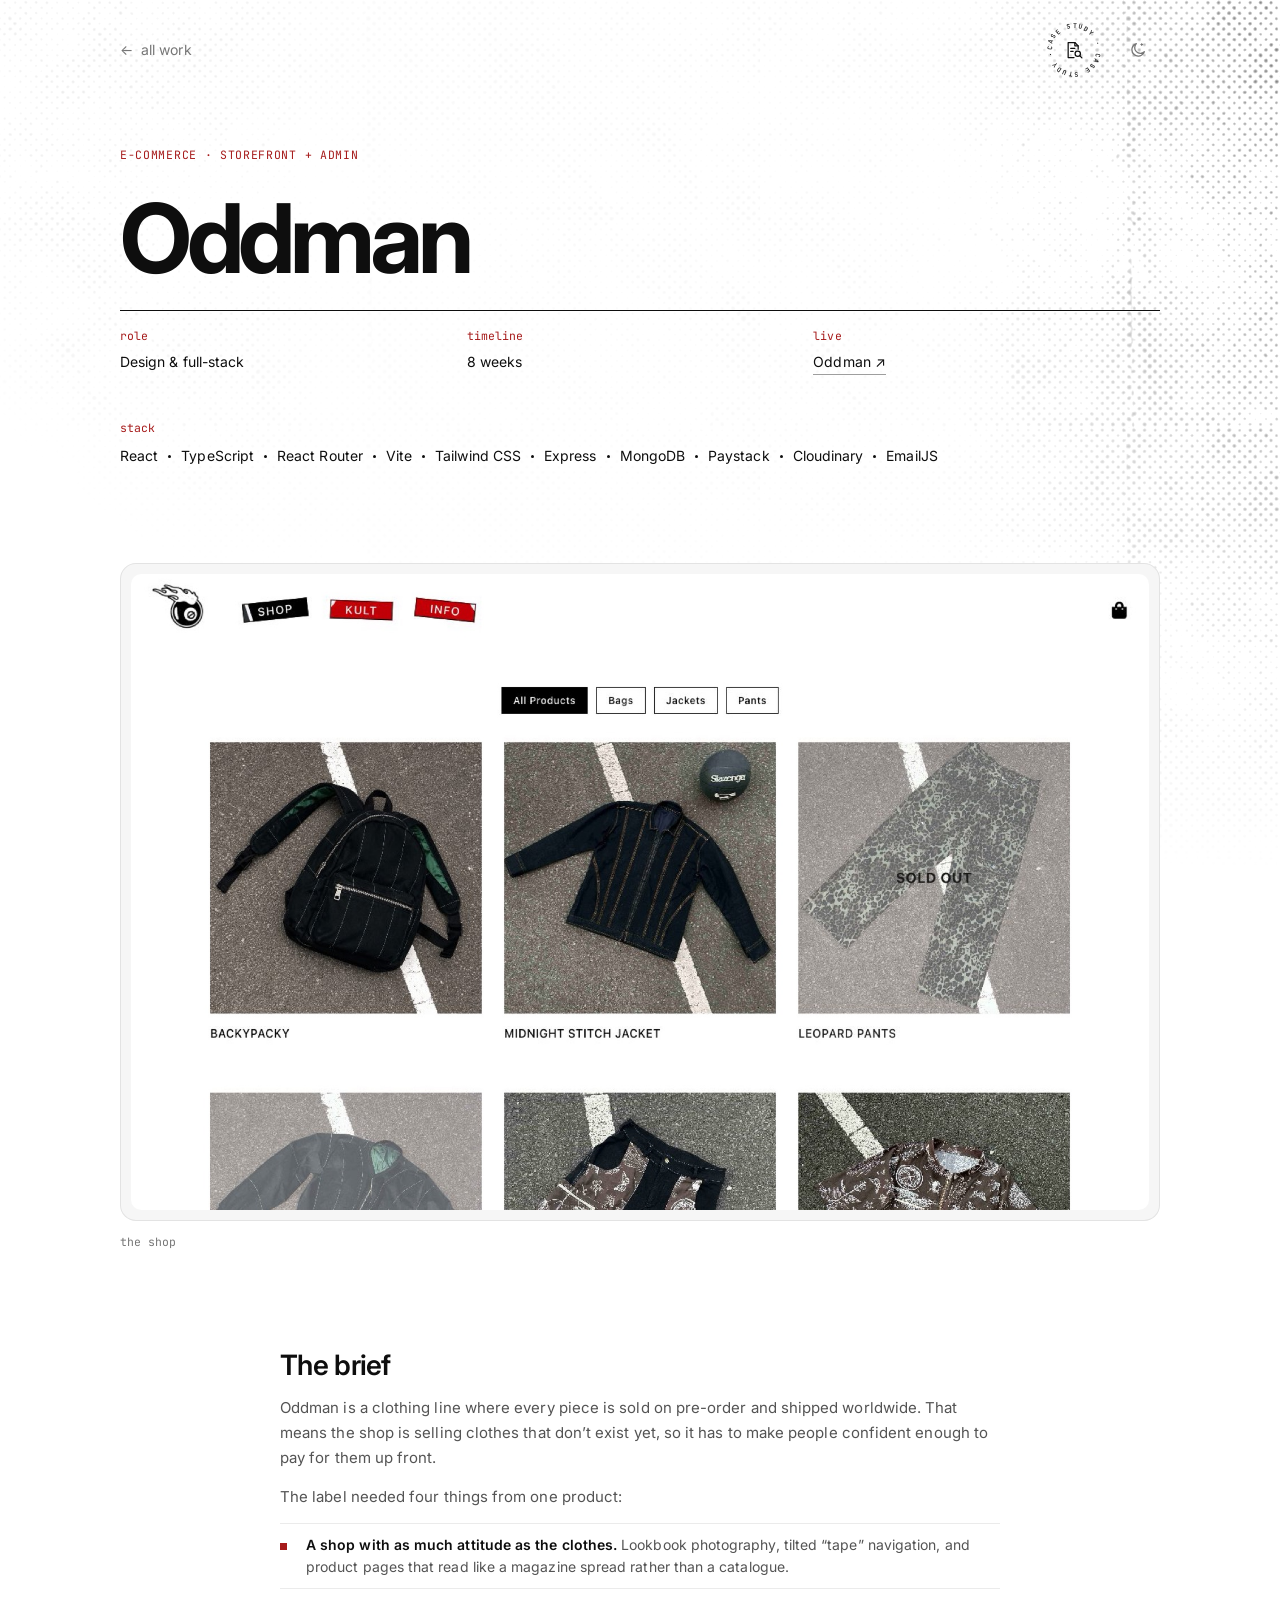
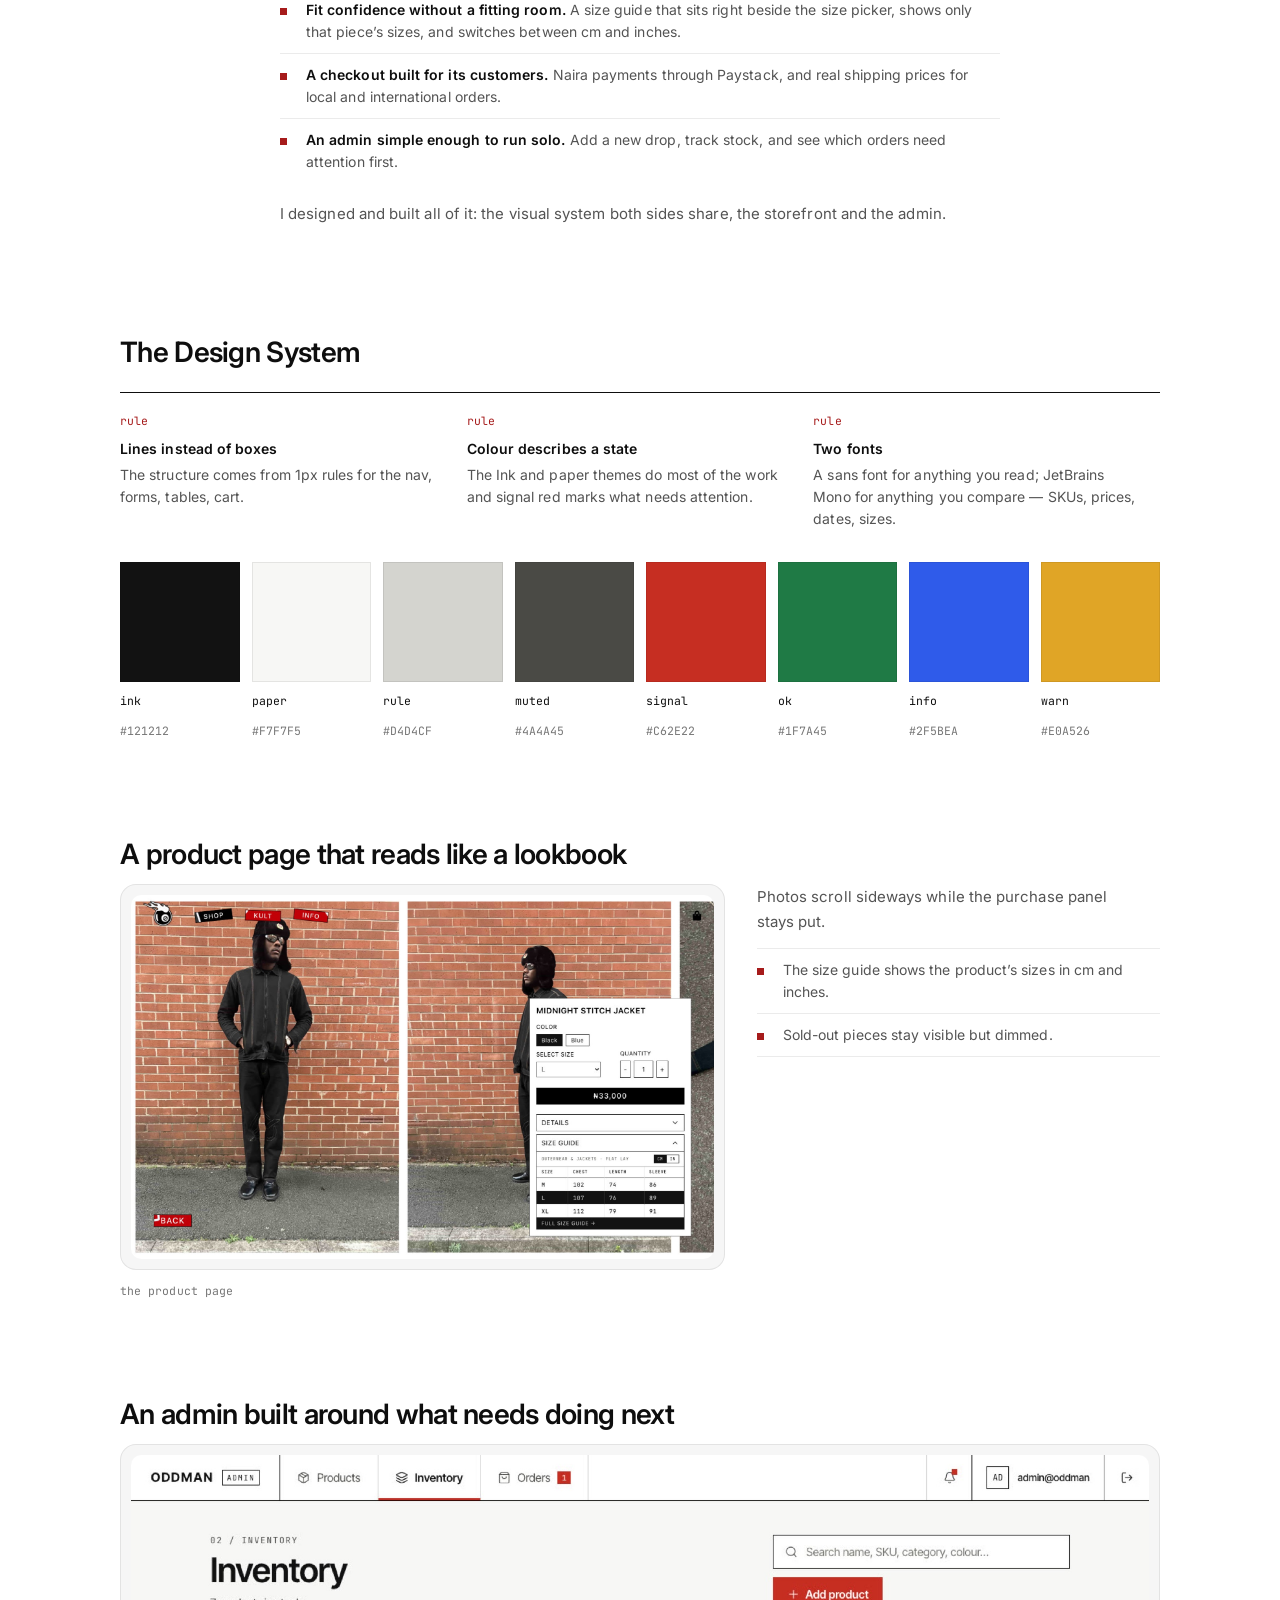
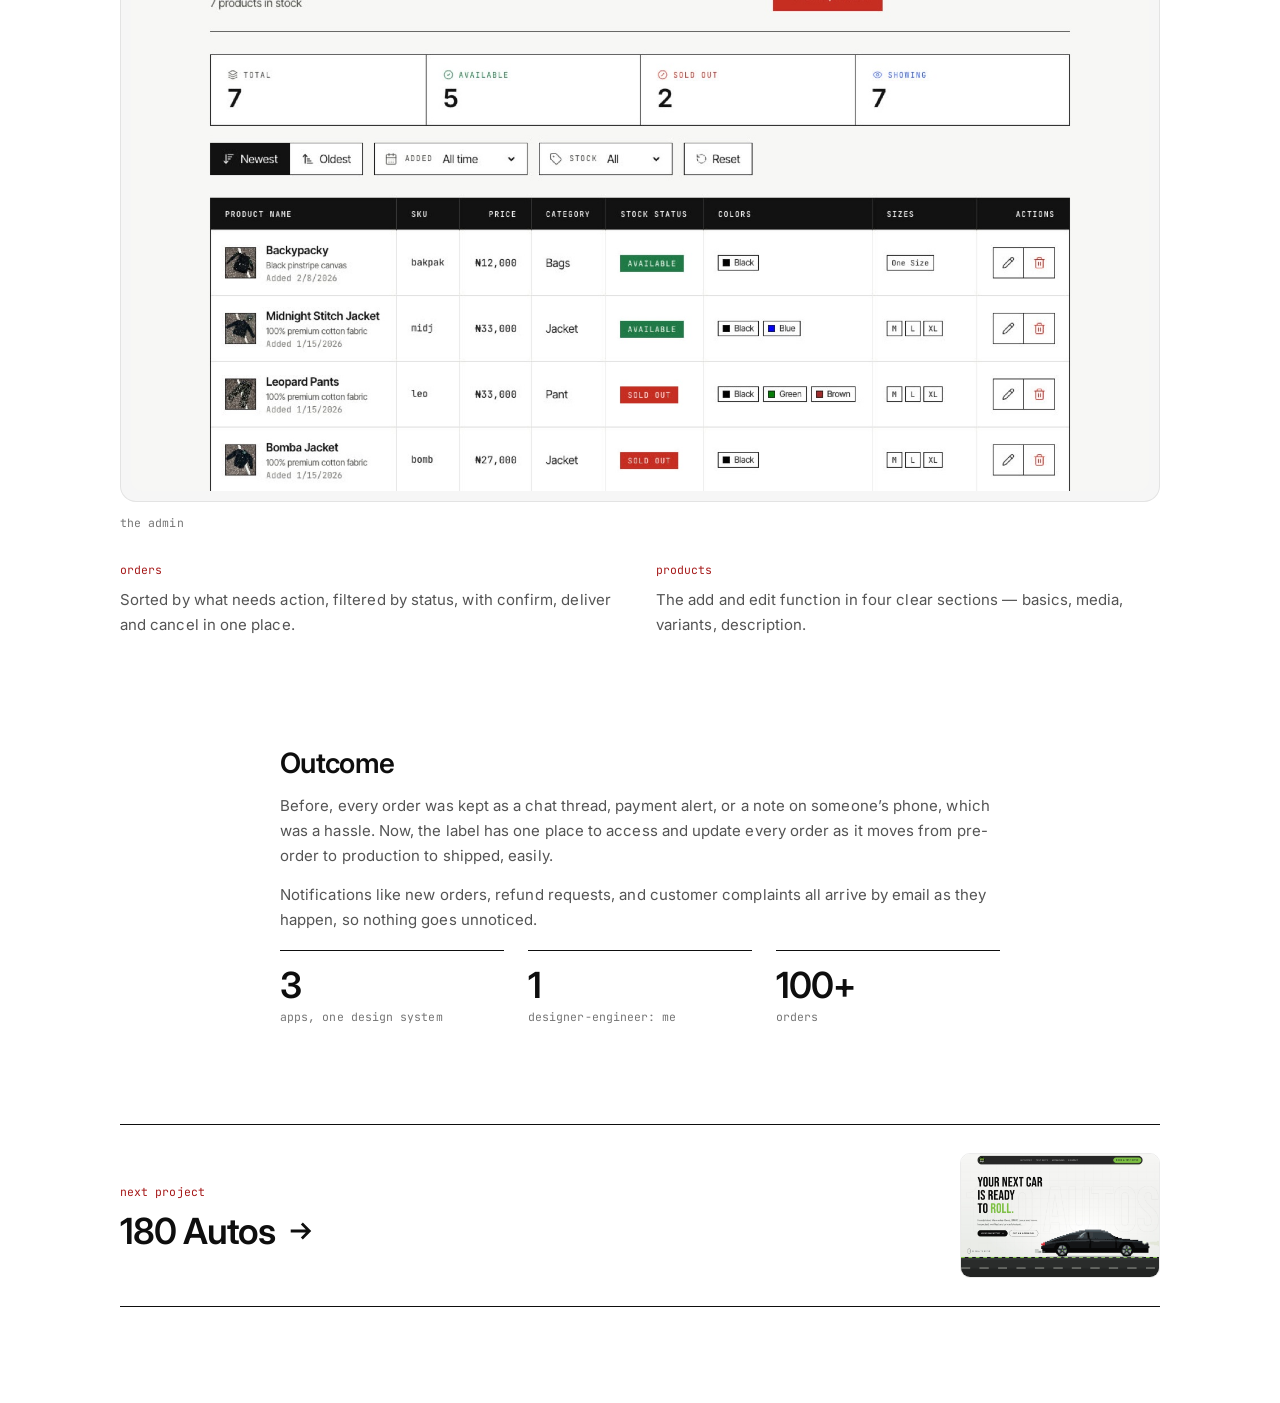
<file: work/oddman.html>
<!doctype html>
<html lang="en">
  <head>
    <meta charset="utf-8" />
    <meta name="viewport" content="width=device-width, initial-scale=1" />
    <title>Oddman — case study — Emmanuel Ugwu</title>
    <meta
      name="description"
      content="Oddman: storefront and admin for an independent streetwear label that sells in small pre-order drops."
    />
<!-- social -->
<meta property="og:type" content="article">
<meta property="og:site_name" content="Emmanuel Ugwu">
<meta property="og:title" content="Oddman — case study — Emmanuel Ugwu">
<meta property="og:description" content="Oddman: storefront and admin for an independent streetwear label that sells in small pre-order drops.">
<meta property="og:url" content="https://ugwu.netlify.app/work/oddman.html">
<meta property="og:image" content="https://ugwu.netlify.app/assets/og-image.png?v=4">
<meta property="og:image:width" content="1200">
<meta property="og:image:height" content="630">
<meta property="og:image:alt" content="Emmanuel Ugwu — full-stack engineer">
<meta name="twitter:card" content="summary_large_image">
<meta name="twitter:title" content="Oddman — case study — Emmanuel Ugwu">
<meta name="twitter:description" content="Oddman: storefront and admin for an independent streetwear label that sells in small pre-order drops.">
<meta name="twitter:image" content="https://ugwu.netlify.app/assets/og-image.png?v=4">
<meta name="theme-color" content="#ffffff">
<link rel="apple-touch-icon" href="../assets/apple-touch-icon.png">
<link rel="canonical" href="https://ugwu.netlify.app/work/oddman.html">
<!-- /social -->
    <link rel="icon" href="../favicon.svg?v=6" type="image/svg+xml" />
    <link rel="preconnect" href="https://fonts.googleapis.com" />
    <link rel="preconnect" href="https://fonts.gstatic.com" crossorigin />
    <link
      rel="stylesheet"
      href="https://fonts.googleapis.com/css2?family=Inter:wght@400;500;600;700&family=JetBrains+Mono:wght@400;500;700&display=swap"
    />
    <link rel="stylesheet" href="../css/styles.css" />
    <script>
      (function () {
        var t;
        try {
          t = localStorage.getItem("theme");
        } catch (e) {}
        if (!t)
          t =
            window.matchMedia &&
            matchMedia("(prefers-color-scheme: dark)").matches
              ? "dark"
              : "light";
        document.documentElement.setAttribute("data-theme", t);
      })();
    </script>
    <style>
      .od-title {
        font-size: 96px;
        line-height: 88px;
        font-weight: 700;
        letter-spacing: -0.055em;
      }
      .swatches {
        display: grid;
        grid-template-columns: repeat(8, minmax(0, 1fr));
        gap: 12px;
      }
      .swatches div {
        display: flex;
        flex-direction: column;
        gap: 8px;
      }
      .swatches i {
        display: block;
        aspect-ratio: 1;
        border: 1px solid var(--rule);
      }
      .rules3 {
        display: grid;
        grid-template-columns: repeat(3, minmax(0, 1fr));
        border-top: 1px solid var(--strong);
        margin: 24px 0 32px;
      }
      .rules3 > div {
        padding: 16px 20px 0 0;
      }
      .rules3 b {
        display: block;
        margin: 6px 0 4px;
        color: var(--strong);
        font-weight: 600;
      }
      @media (max-width: 760px) {
        .od-title {
          font-size: 56px;
          line-height: 56px;
        }
        .swatches {
          grid-template-columns: repeat(4, minmax(0, 1fr));
        }
        .rules3 {
          grid-template-columns: minmax(0, 1fr);
        }
      }
    </style>
  </head>
  <body>
    <header class="wide cs-head">
      <a class="back" href="../work.html"
        ><span class="barw" aria-hidden="true">←</span>all work</a
      >
      <div class="right">
        <span class="pbadge" role="img" aria-label="Case study">
          <svg class="ring" viewBox="0 0 84 84" aria-hidden="true">
            <defs>
              <path
                id="csRing"
                d="M42,42 m-31,0 a31,31 0 1,1 62,0 a31,31 0 1,1 -62,0"
              ></path>
            </defs>
            <text>
              <textPath href="#csRing" textLength="192" lengthAdjust="spacing">
                CASE STUDY · CASE STUDY ·
              </textPath>
            </text>
          </svg>
          <svg
            width="20"
            height="20"
            viewBox="0 0 24 24"
            fill="none"
            stroke="currentColor"
            stroke-width="1.5"
            stroke-linecap="round"
            stroke-linejoin="round"
            aria-hidden="true"
          >
            <path d="M12 21H5V3h8l4 4v4"></path>
            <path d="M13 3v4h4"></path>
            <path d="M8 10h5M8 13.5h3"></path>
            <circle cx="16.5" cy="16.5" r="3.2"></circle>
            <path d="M18.8 18.8L21.5 21.5"></path>
          </svg>
        </span>
        <button class="theme" type="button" aria-label="Switch to dark mode">
          <svg
            class="moon"
            width="18"
            height="18"
            viewBox="0 0 24 24"
            fill="none"
            stroke="currentColor"
            stroke-width="1.7"
            stroke-linecap="round"
            stroke-linejoin="round"
            aria-hidden="true"
          >
            <path
              d="M20.5 14.2A8.5 8.5 0 1 1 9.8 3.5a6.8 6.8 0 0 0 10.7 10.7z"
            ></path>
            <path d="M17 3.5v2.4M15.8 4.7h2.4" stroke-width="1.4"></path>
          </svg>
          <svg
            class="sun"
            width="18"
            height="18"
            viewBox="0 0 24 24"
            fill="none"
            stroke="currentColor"
            stroke-width="1.7"
            stroke-linecap="round"
            aria-hidden="true"
          >
            <circle cx="12" cy="12" r="4"></circle>
            <g class="rays">
              <path
                d="M12 2.5v2M12 19.5v2M2.5 12h2M19.5 12h2M5.3 5.3l1.4 1.4M17.3 17.3l1.4 1.4M5.3 18.7l1.4-1.4M17.3 6.7l1.4-1.4"
              ></path>
            </g>
          </svg>
        </button>
      </div>
    </header>

    <main class="cs">
      <section
        class="wide appear"
        style="display: flex; flex-direction: column; gap: 28px"
      >
        <span
          class="kicker"
          style="text-transform: uppercase; letter-spacing: 0.06em"
          >e-commerce · storefront + admin</span
        >
        <h1 class="od-title">Oddman</h1>
        <div
          class="meta"
          style="grid-template-columns: repeat(3, minmax(0, 1fr))"
        >
          <div>
            <span class="k">role</span
            ><span class="v">Design &amp; full-stack</span>
          </div>
          <div>
            <span class="k">timeline</span><span class="v">8 weeks</span>
          </div>
          <div>
            <span class="k">live</span
            ><a
              class="sitel"
              href="https://aga1nstallodds.netlify.app/shop"
              target="_blank"
              rel="noopener"
              >Oddman<span class="a" aria-hidden="true">↗</span></a
            >
          </div>
        </div>
        <div class="stack-row">
          <span class="k">stack</span>
          <div class="tools tools--plain">
            <span>React</span><span>TypeScript</span><span>React Router </span
            ><span>Vite</span><span>Tailwind CSS </span><span>Express</span
            ><span>MongoDB</span><span>Paystack</span><span>Cloudinary</span
            ><span>EmailJS</span>
          </div>
        </div>
      </section>

      <figure class="wide appear" style="--i: 2">
        <div class="frame">
          <img
            src="../assets/img/oddman-shop.jpg"
            alt="The Oddman shop: tilted tape navigation, category filters and products photographed on asphalt"
          />
        </div>
        <figcaption class="capline"><span>the shop</span></figcaption>
      </figure>

      <section class="col">
        <h2>The brief</h2>
        <p>
          Oddman is a clothing line where every piece is sold on pre-order and
          shipped worldwide. That means the shop is selling clothes that don’t
          exist yet, so it has to make people confident enough to pay for them
          up front.
        </p>
        <p>The label needed four things from one product:</p>
        <div class="li">
          <span
            ><strong>A shop with as much attitude as the clothes.</strong>
            Lookbook photography, tilted “tape” navigation, and product pages
            that read like a magazine spread rather than a catalogue.</span
          >
        </div>
        <div class="li">
          <span
            ><strong>Fit confidence without a fitting room.</strong> A size
            guide that sits right beside the size picker, shows only that
            piece’s sizes, and switches between cm and inches.</span
          >
        </div>
        <div class="li">
          <span
            ><strong>A checkout built for its customers.</strong> Naira payments
            through Paystack, and real shipping prices for local and
            international orders.</span
          >
        </div>
        <div class="li">
          <span
            ><strong>An admin simple enough to run solo.</strong> Add a new
            drop, track stock, and see which orders need attention first.</span
          >
        </div>
        <p style="margin-top: 18px">
          I designed and built all of it: the visual system both sides share,
          the storefront and the admin.
        </p>
      </section>

      <section class="wide">
        <h2>The Design System</h2>

        <div class="rules3">
          <div>
            <span class="kicker">rule</span><b>Lines instead of boxes</b
            ><span
              >The structure comes from 1px rules for the nav, forms, tables,
              cart.</span
            >
          </div>
          <div>
            <span class="kicker">rule</span><b>Colour describes a state</b
            ><span
              >The Ink and paper themes do most of the work and signal red marks
              what needs attention.</span
            >
          </div>
          <div>
            <span class="kicker">rule</span><b>Two fonts</b
            ><span
              >A sans font for anything you read; JetBrains Mono for anything
              you compare — SKUs, prices, dates, sizes.</span
            >
          </div>
        </div>
        <div class="swatches">
          <div>
            <i style="background: #121212"></i
            ><span class="mono" style="color: var(--strong)">ink</span
            ><span class="mono" style="color: var(--muted)">#121212</span>
          </div>
          <div>
            <i style="background: #f7f7f5"></i
            ><span class="mono" style="color: var(--strong)">paper</span
            ><span class="mono" style="color: var(--muted)">#F7F7F5</span>
          </div>
          <div>
            <i style="background: #d4d4cf"></i
            ><span class="mono" style="color: var(--strong)">rule</span
            ><span class="mono" style="color: var(--muted)">#D4D4CF</span>
          </div>
          <div>
            <i style="background: #4a4a45"></i
            ><span class="mono" style="color: var(--strong)">muted</span
            ><span class="mono" style="color: var(--muted)">#4A4A45</span>
          </div>
          <div>
            <i style="background: #c62e22"></i
            ><span class="mono" style="color: var(--strong)">signal</span
            ><span class="mono" style="color: var(--muted)">#C62E22</span>
          </div>
          <div>
            <i style="background: #1f7a45"></i
            ><span class="mono" style="color: var(--strong)">ok</span
            ><span class="mono" style="color: var(--muted)">#1F7A45</span>
          </div>
          <div>
            <i style="background: #2f5bea"></i
            ><span class="mono" style="color: var(--strong)">info</span
            ><span class="mono" style="color: var(--muted)">#2F5BEA</span>
          </div>
          <div>
            <i style="background: #e0a526"></i
            ><span class="mono" style="color: var(--strong)">warn</span
            ><span class="mono" style="color: var(--muted)">#E0A526</span>
          </div>
        </div>
      </section>

      <section class="wide">
        <h2>A product page that reads like a lookbook</h2>
        <div
          class="duo"
          style="grid-template-columns: minmax(0, 1.5fr) minmax(0, 1fr)"
        >
          <figure>
            <div class="frame">
              <img
                src="../assets/img/oddman-product.jpg"
                alt="Product page with the size guide open and size L highlighted"
                loading="lazy"
              />
            </div>
            <figcaption class="capline">
              <span>the product page</span>
            </figcaption>
          </figure>
          <div>
            <p>Photos scroll sideways while the purchase panel stays put.</p>
            <div class="li">
              <span
                >The size guide shows the product’s sizes in cm and
                inches.</span
              >
            </div>
            <div class="li">
              <span>Sold-out pieces stay visible but dimmed.</span>
            </div>
          </div>
        </div>
      </section>

      <section class="wide">
        <h2>An admin built around what needs doing next</h2>
        <figure style="margin-bottom: 24px">
          <div class="frame">
            <img
              src="../assets/img/oddman-admin-inventory.jpg"
              alt="Admin inventory: product table with monospaced SKUs and prices, status chips, colour swatches and sizes"
              loading="lazy"
            />
          </div>
          <figcaption class="capline"><span>the admin</span></figcaption>
        </figure>
        <div class="duo">
          <div>
            <span class="kicker">orders</span>
            <p style="margin-top: 6px">
              Sorted by what needs action, filtered by status, with confirm,
              deliver and cancel in one place.
            </p>
          </div>
          <div>
            <span class="kicker">products</span>
            <p style="margin-top: 6px">
              The add and edit function in four clear sections — basics, media,
              variants, description.
            </p>
          </div>
        </div>
      </section>

      <section class="col">
        <h2>Outcome</h2>
        <p>
          Before, every order was kept as a chat thread, payment alert, or a
          note on someone’s phone, which was a hassle. Now, the label has one
          place to access and update every order as it moves from pre-order to
          production to shipped, easily.
        </p>
        <p style="margin-top: 14px">
          Notifications like new orders, refund requests, and customer
          complaints all arrive by email as they happen, so nothing goes
          unnoticed.
        </p>

        <div class="trio" style="margin-top: 18px">
          <div class="stat"><b>3</b><span>apps, one design system</span></div>
          <div class="stat"><b>1</b><span>designer-engineer: me</span></div>
          <div class="stat"><b>100+</b><span>orders</span></div>
        </div>
        <!-- <div class="fact" style="margin-top: 32px">
          <span class="k"
            ><span class="square" aria-hidden="true"></span>fun fact</span
          >
          <p>
            Oddman’s logo is a flaming 8-ball, and the codebase is called
            “against all odds”. You’ll find the ball hiding in the corner of its
            cover on my homepage.
          </p>
        </div> -->
      </section>

      <a class="wide nextp" href="180-autos.html">
        <span style="display: flex; flex-direction: column; gap: 8px"
          ><span class="kicker">next project</span
          ><span class="name"
            >180 Autos<svg
              class="arw"
              width="26"
              height="26"
              viewBox="0 0 14 14"
              fill="none"
              aria-hidden="true"
            >
              <path
                d="M2 7h10M8 3l4 4-4 4"
                stroke="currentColor"
                stroke-width="1.5"
              ></path></svg></span
        ></span>
        <span class="thumb"
          ><img src="../assets/img/180-autos.jpg" alt="" loading="lazy"
        /></span>
      </a>
    </main>

    <script src="../js/main.js"></script>
  </body>
</html>
</file>
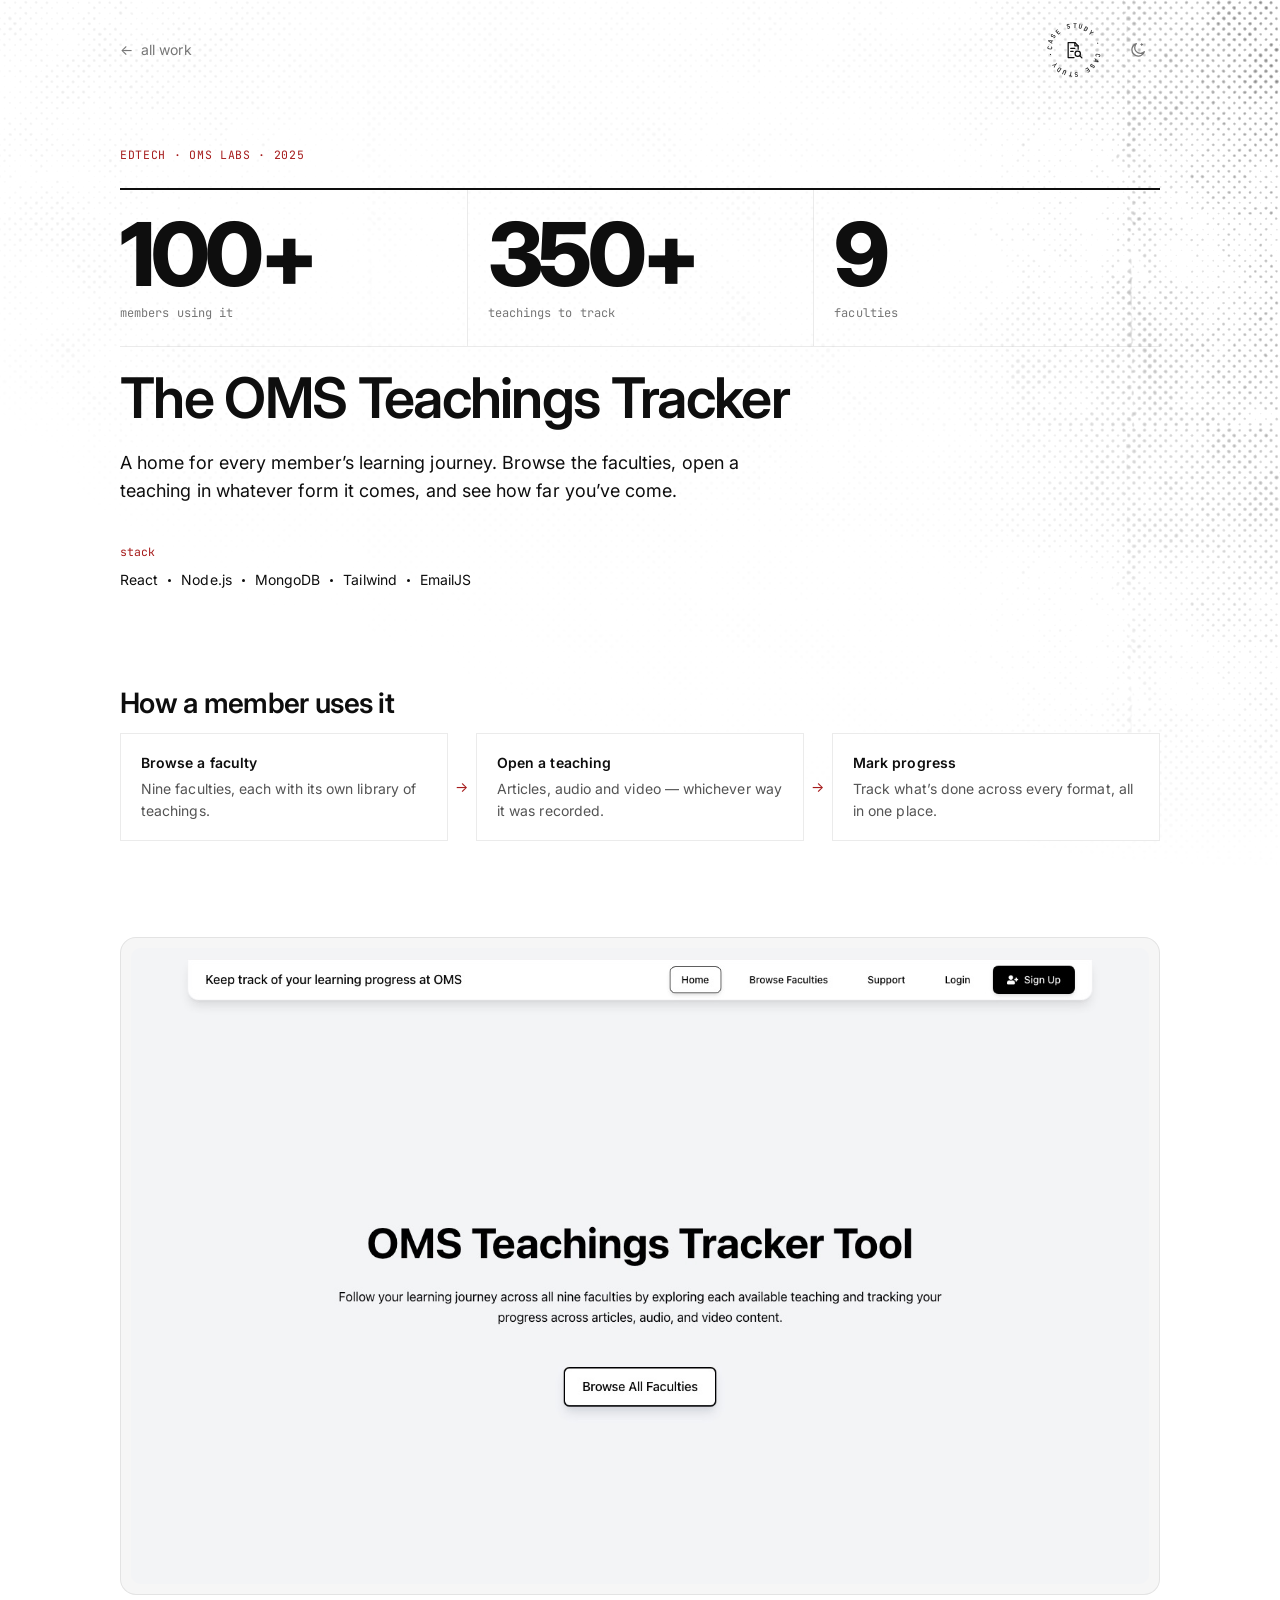
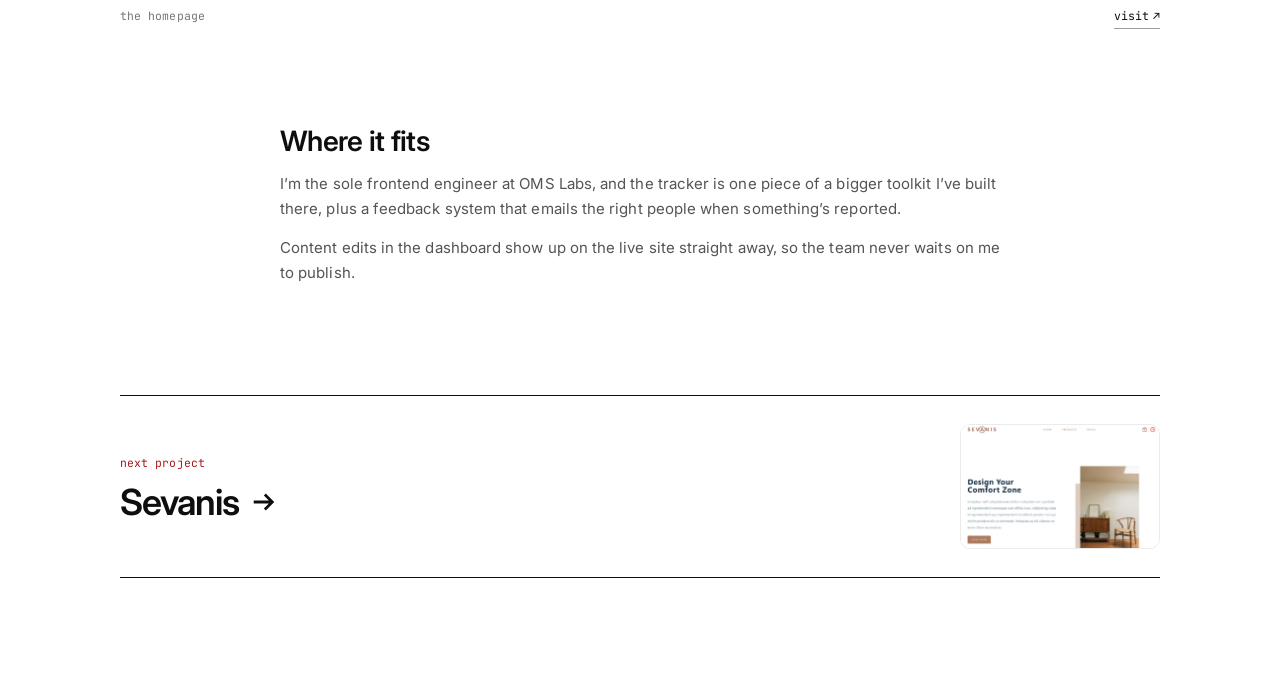
<file: work/oms-tracker.html>
<!doctype html>
<html lang="en">
  <head>
    <meta charset="utf-8" />
    <meta name="viewport" content="width=device-width, initial-scale=1" />
    <title>OMS Tracker Tool — case study — Emmanuel Ugwu</title>
    <meta
      name="description"
      content="OMS Teachings Tracker: 100+ members following their progress through 350+ teachings across nine faculties."
    />
<!-- social -->
<meta property="og:type" content="article">
<meta property="og:site_name" content="Emmanuel Ugwu">
<meta property="og:title" content="OMS Tracker Tool — case study — Emmanuel Ugwu">
<meta property="og:description" content="OMS Teachings Tracker: 100+ members following their progress through 350+ teachings across nine faculties.">
<meta property="og:url" content="https://ugwu.netlify.app/work/oms-tracker.html">
<meta property="og:image" content="https://ugwu.netlify.app/assets/og-image.png?v=4">
<meta property="og:image:width" content="1200">
<meta property="og:image:height" content="630">
<meta property="og:image:alt" content="Emmanuel Ugwu — full-stack engineer">
<meta name="twitter:card" content="summary_large_image">
<meta name="twitter:title" content="OMS Tracker Tool — case study — Emmanuel Ugwu">
<meta name="twitter:description" content="OMS Teachings Tracker: 100+ members following their progress through 350+ teachings across nine faculties.">
<meta name="twitter:image" content="https://ugwu.netlify.app/assets/og-image.png?v=4">
<meta name="theme-color" content="#ffffff">
<link rel="apple-touch-icon" href="../assets/apple-touch-icon.png">
<link rel="canonical" href="https://ugwu.netlify.app/work/oms-tracker.html">
<!-- /social -->
    <link rel="icon" href="../favicon.svg?v=6" type="image/svg+xml" />
    <link rel="preconnect" href="https://fonts.googleapis.com" />
    <link rel="preconnect" href="https://fonts.gstatic.com" crossorigin />
    <link
      rel="stylesheet"
      href="https://fonts.googleapis.com/css2?family=Inter:wght@400;500;600;700;800&family=JetBrains+Mono:wght@400;500;700&display=swap"
    />
    <link rel="stylesheet" href="../css/styles.css" />
    <script>
      (function () {
        var t;
        try {
          t = localStorage.getItem("theme");
        } catch (e) {}
        if (!t)
          t =
            window.matchMedia &&
            matchMedia("(prefers-color-scheme: dark)").matches
              ? "dark"
              : "light";
        document.documentElement.setAttribute("data-theme", t);
      })();
    </script>
    <style>
      .big3 {
        display: grid;
        grid-template-columns: repeat(3, minmax(0, 1fr));
        gap: 0;
        border-top: 2px solid var(--strong);
        border-bottom: 1px solid var(--rule);
      }
      .big3 > div {
        padding: 22px 20px 22px 0;
        display: flex;
        flex-direction: column;
        gap: 6px;
      }
      .big3 > div + div {
        padding-left: 20px;
        border-left: 1px solid var(--rule);
      }
      .big3 b {
        font-size: 88px;
        line-height: 84px;
        font-weight: 800;
        letter-spacing: -0.05em;
        color: var(--strong);
      }
      .big3 span {
        font-family: var(--mono);
        font-size: 12px;
        color: var(--muted);
      }
      .flow {
        display: flex;
        align-items: stretch;
        gap: 0;
      }
      .flow > div {
        flex: 1;
        padding: 18px 20px;
        border: 1px solid var(--rule);
        background: var(--page);
      }
      .flow > div + div {
        border-left: 0;
      }
      .flow b {
        display: block;
        margin-bottom: 4px;
        color: var(--strong);
        font-weight: 600;
      }
      .flow .arrow {
        flex: none;
        align-self: center;
        width: 28px;
        text-align: center;
        color: var(--accent);
        border: 0;
        padding: 0;
        background: none;
      }
      @media (max-width: 760px) {
        .big3 {
          grid-template-columns: minmax(0, 1fr);
        }
        .big3 > div + div {
          padding-left: 0;
          border-left: 0;
          border-top: 1px solid var(--rule);
        }
        .big3 b {
          font-size: 64px;
          line-height: 64px;
        }
        .flow {
          flex-direction: column;
        }
        .flow > div + div {
          border-left: 1px solid var(--rule);
          border-top: 0;
        }
        .flow .arrow {
          transform: rotate(90deg);
        }
      }
    </style>
  </head>
  <body>
    <header class="wide cs-head">
      <a class="back" href="../work.html"
        ><span class="barw" aria-hidden="true">←</span>all work</a
      >
      <div class="right">
        <span class="pbadge" role="img" aria-label="Case study">
          <svg class="ring" viewBox="0 0 84 84" aria-hidden="true">
            <defs>
              <path
                id="csRing"
                d="M42,42 m-31,0 a31,31 0 1,1 62,0 a31,31 0 1,1 -62,0"
              ></path>
            </defs>
            <text>
              <textPath href="#csRing" textLength="192" lengthAdjust="spacing">
                CASE STUDY · CASE STUDY ·
              </textPath>
            </text>
          </svg>
          <svg
            width="20"
            height="20"
            viewBox="0 0 24 24"
            fill="none"
            stroke="currentColor"
            stroke-width="1.5"
            stroke-linecap="round"
            stroke-linejoin="round"
            aria-hidden="true"
          >
            <path d="M12 21H5V3h8l4 4v4"></path>
            <path d="M13 3v4h4"></path>
            <path d="M8 10h5M8 13.5h3"></path>
            <circle cx="16.5" cy="16.5" r="3.2"></circle>
            <path d="M18.8 18.8L21.5 21.5"></path>
          </svg>
        </span>
        <button class="theme" type="button" aria-label="Switch to dark mode">
          <svg
            class="moon"
            width="18"
            height="18"
            viewBox="0 0 24 24"
            fill="none"
            stroke="currentColor"
            stroke-width="1.7"
            stroke-linecap="round"
            stroke-linejoin="round"
            aria-hidden="true"
          >
            <path
              d="M20.5 14.2A8.5 8.5 0 1 1 9.8 3.5a6.8 6.8 0 0 0 10.7 10.7z"
            ></path>
            <path d="M17 3.5v2.4M15.8 4.7h2.4" stroke-width="1.4"></path>
          </svg>
          <svg
            class="sun"
            width="18"
            height="18"
            viewBox="0 0 24 24"
            fill="none"
            stroke="currentColor"
            stroke-width="1.7"
            stroke-linecap="round"
            aria-hidden="true"
          >
            <circle cx="12" cy="12" r="4"></circle>
            <g class="rays">
              <path
                d="M12 2.5v2M12 19.5v2M2.5 12h2M19.5 12h2M5.3 5.3l1.4 1.4M17.3 17.3l1.4 1.4M5.3 18.7l1.4-1.4M17.3 6.7l1.4-1.4"
              ></path>
            </g>
          </svg>
        </button>
      </div>
    </header>

    <main class="cs">
      <section
        class="wide appear"
        style="display: flex; flex-direction: column; gap: 22px"
      >
        <span
          class="kicker"
          style="text-transform: uppercase; letter-spacing: 0.06em"
          >edtech · oms labs · 2025</span
        >
        <div class="big3">
          <div><b>100+</b><span>members using it</span></div>
          <div><b>350+</b><span>teachings to track</span></div>
          <div><b>9</b><span>faculties</span></div>
        </div>
        <h1
          style="
            font-size: 56px;
            line-height: 58px;
            font-weight: 600;
            letter-spacing: -0.03em;
          "
        >
          The OMS Teachings Tracker
        </h1>
        <p
          style="
            max-width: 620px;
            font-size: 18px;
            line-height: 28px;
            color: var(--strong);
            margin: 0;
          "
        >
          A home for every member’s learning journey. Browse the faculties, open
          a teaching in whatever form it comes, and see how far you’ve come.
        </p>
        <div class="stack-row">
          <span class="k">stack</span>
          <div class="tools tools--plain">
            <span>React</span><span>Node.js</span><span>MongoDB</span
            ><span>Tailwind</span><span>EmailJS</span>
          </div>
        </div>
      </section>

      <section class="wide">
        <h2>How a member uses it</h2>
        <div class="flow" style="margin-top: 12px">
          <div>
            <b>Browse a faculty</b>Nine faculties, each with its own library of
            teachings.
          </div>
          <span class="arrow" aria-hidden="true">→</span>
          <div>
            <b>Open a teaching</b>Articles, audio and video — whichever way it
            was recorded.
          </div>
          <span class="arrow" aria-hidden="true">→</span>
          <div>
            <b>Mark progress</b>Track what’s done across every format, all in
            one place.
          </div>
        </div>
      </section>

      <figure class="wide">
        <div class="frame">
          <img
            src="../assets/img/oms-tracker.jpg"
            alt="The OMS Teachings Tracker homepage with a Browse All Faculties button"
            loading="lazy"
          />
        </div>
        <figcaption class="capline">
          <span>the homepage</span
          ><a
            class="sitel"
            href="https://omslabsprojects.com/tracker-tool"
            target="_blank"
            rel="noopener"
            >visit<span class="a" aria-hidden="true">↗</span></a
          >
        </figcaption>
      </figure>

      <section class="col">
        <h2>Where it fits</h2>
        <p>
          I’m the sole frontend engineer at OMS Labs, and the tracker is one
          piece of a bigger toolkit I’ve built there, plus a feedback system
          that emails the right people when something’s reported.
        </p>
        <p>
          Content edits in the dashboard show up on the live site straight away,
          so the team never waits on me to publish.
        </p>
      </section>

      <a class="wide nextp" href="sevanis.html">
        <span style="display: flex; flex-direction: column; gap: 8px"
          ><span class="kicker">next project</span
          ><span class="name"
            >Sevanis<svg
              class="arw"
              width="26"
              height="26"
              viewBox="0 0 14 14"
              fill="none"
              aria-hidden="true"
            >
              <path
                d="M2 7h10M8 3l4 4-4 4"
                stroke="currentColor"
                stroke-width="1.5"
              ></path></svg></span
        ></span>
        <span class="thumb"
          ><img src="../assets/img/sevanis.jpg" alt="" loading="lazy"
        /></span>
      </a>
    </main>

    <script src="../js/main.js"></script>
  </body>
</html>
</file>
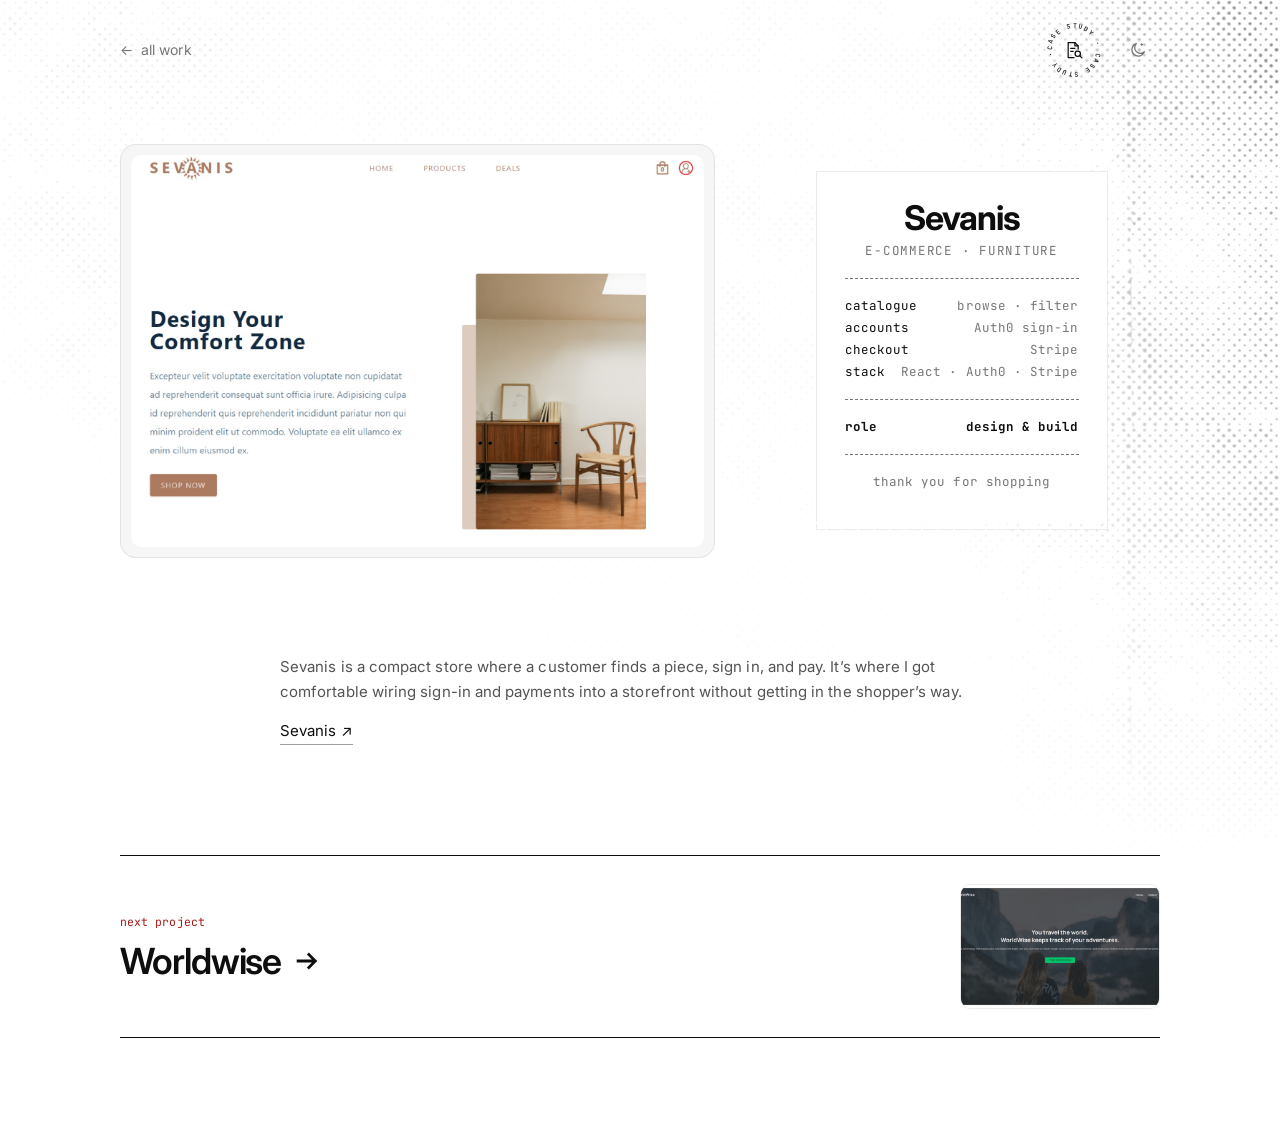
<file: work/sevanis.html>
<!doctype html>
<html lang="en">
  <head>
    <meta charset="utf-8" />
    <meta name="viewport" content="width=device-width, initial-scale=1" />
    <title>Sevanis — case study — Emmanuel Ugwu</title>
    <meta
      name="description"
      content="Sevanis: an e-commerce furniture store with sign-in and checkout."
    />
<!-- social -->
<meta property="og:type" content="article">
<meta property="og:site_name" content="Emmanuel Ugwu">
<meta property="og:title" content="Sevanis — case study — Emmanuel Ugwu">
<meta property="og:description" content="Sevanis: an e-commerce furniture store with sign-in and checkout.">
<meta property="og:url" content="https://ugwu.netlify.app/work/sevanis.html">
<meta property="og:image" content="https://ugwu.netlify.app/assets/og-image.png?v=4">
<meta property="og:image:width" content="1200">
<meta property="og:image:height" content="630">
<meta property="og:image:alt" content="Emmanuel Ugwu — full-stack engineer">
<meta name="twitter:card" content="summary_large_image">
<meta name="twitter:title" content="Sevanis — case study — Emmanuel Ugwu">
<meta name="twitter:description" content="Sevanis: an e-commerce furniture store with sign-in and checkout.">
<meta name="twitter:image" content="https://ugwu.netlify.app/assets/og-image.png?v=4">
<meta name="theme-color" content="#ffffff">
<link rel="apple-touch-icon" href="../assets/apple-touch-icon.png">
<link rel="canonical" href="https://ugwu.netlify.app/work/sevanis.html">
<!-- /social -->
    <link rel="icon" href="../favicon.svg?v=6" type="image/svg+xml" />
    <link rel="preconnect" href="https://fonts.googleapis.com" />
    <link rel="preconnect" href="https://fonts.gstatic.com" crossorigin />
    <link
      rel="stylesheet"
      href="https://fonts.googleapis.com/css2?family=Inter:wght@400;500;600;700&family=JetBrains+Mono:wght@400;500;700&display=swap"
    />
    <link rel="stylesheet" href="../css/styles.css" />
    <script>
      (function () {
        var t;
        try {
          t = localStorage.getItem("theme");
        } catch (e) {}
        if (!t)
          t =
            window.matchMedia &&
            matchMedia("(prefers-color-scheme: dark)").matches
              ? "dark"
              : "light";
        document.documentElement.setAttribute("data-theme", t);
      })();
    </script>
    <style>
      .receipt {
        max-width: 420px;
        margin-inline: auto;
        padding: 28px 28px 36px;
        background: var(--page);
        border: 1px solid var(--rule);
        font-family: var(--mono);
        font-size: 12.5px;
        line-height: 22px;
        color: var(--strong);
        -webkit-mask:
          linear-gradient(#000 0 0) top / 100% calc(100% - 8px) no-repeat,
          conic-gradient(from 135deg at top, #000 90deg, #0000 0) bottom / 16px
            8px repeat-x;
        mask:
          linear-gradient(#000 0 0) top / 100% calc(100% - 8px) no-repeat,
          conic-gradient(from 135deg at top, #000 90deg, #0000 0) bottom / 16px
            8px repeat-x;
      }
      .receipt h1 {
        font-family: var(--font);
        font-size: 34px;
        line-height: 36px;
        font-weight: 700;
        letter-spacing: -0.03em;
        text-align: center;
        margin-bottom: 4px;
      }
      .receipt .c {
        text-align: center;
        color: var(--muted);
      }
      .receipt hr {
        border: 0;
        border-top: 1px dashed var(--muted);
        margin: 16px 0;
      }
      .receipt .row {
        display: flex;
        justify-content: space-between;
        gap: 16px;
      }
      .receipt .row span:last-child {
        color: var(--muted);
        text-align: right;
      }
      .receipt .tot {
        font-weight: 700;
      }
    </style>
  </head>
  <body>
    <header class="wide cs-head">
      <a class="back" href="../work.html"
        ><span class="barw" aria-hidden="true">←</span>all work</a
      >
      <div class="right">
        <span class="pbadge" role="img" aria-label="Case study">
          <svg class="ring" viewBox="0 0 84 84" aria-hidden="true">
            <defs>
              <path
                id="csRing"
                d="M42,42 m-31,0 a31,31 0 1,1 62,0 a31,31 0 1,1 -62,0"
              ></path>
            </defs>
            <text>
              <textPath href="#csRing" textLength="192" lengthAdjust="spacing">
                CASE STUDY · CASE STUDY ·
              </textPath>
            </text>
          </svg>
          <svg
            width="20"
            height="20"
            viewBox="0 0 24 24"
            fill="none"
            stroke="currentColor"
            stroke-width="1.5"
            stroke-linecap="round"
            stroke-linejoin="round"
            aria-hidden="true"
          >
            <path d="M12 21H5V3h8l4 4v4"></path>
            <path d="M13 3v4h4"></path>
            <path d="M8 10h5M8 13.5h3"></path>
            <circle cx="16.5" cy="16.5" r="3.2"></circle>
            <path d="M18.8 18.8L21.5 21.5"></path>
          </svg>
        </span>
        <button class="theme" type="button" aria-label="Switch to dark mode">
          <svg
            class="moon"
            width="18"
            height="18"
            viewBox="0 0 24 24"
            fill="none"
            stroke="currentColor"
            stroke-width="1.7"
            stroke-linecap="round"
            stroke-linejoin="round"
            aria-hidden="true"
          >
            <path
              d="M20.5 14.2A8.5 8.5 0 1 1 9.8 3.5a6.8 6.8 0 0 0 10.7 10.7z"
            ></path>
            <path d="M17 3.5v2.4M15.8 4.7h2.4" stroke-width="1.4"></path>
          </svg>
          <svg
            class="sun"
            width="18"
            height="18"
            viewBox="0 0 24 24"
            fill="none"
            stroke="currentColor"
            stroke-width="1.7"
            stroke-linecap="round"
            aria-hidden="true"
          >
            <circle cx="12" cy="12" r="4"></circle>
            <g class="rays">
              <path
                d="M12 2.5v2M12 19.5v2M2.5 12h2M19.5 12h2M5.3 5.3l1.4 1.4M17.3 17.3l1.4 1.4M5.3 18.7l1.4-1.4M17.3 6.7l1.4-1.4"
              ></path>
            </g>
          </svg>
        </button>
      </div>
    </header>

    <main class="cs">
      <section
        class="wide appear duo"
        style="
          grid-template-columns: minmax(0, 1.5fr) minmax(0, 1fr);
          align-items: center;
          gap: 48px;
        "
      >
        <figure>
          <div class="frame">
            <img
              src="../assets/img/sevanis.jpg"
              alt="The Sevanis furniture store"
            />
          </div>
        </figure>
        <div class="receipt" role="group" aria-label="Project summary">
          <h1>Sevanis</h1>
          <div
            class="c"
            style="text-transform: uppercase; letter-spacing: 0.06em"
          >
            e-commerce · furniture
          </div>
          <hr />
          <div class="row">
            <span>catalogue</span><span>browse · filter</span>
          </div>
          <div class="row"><span>accounts</span><span>Auth0 sign-in</span></div>
          <div class="row"><span>checkout</span><span>Stripe</span></div>
          <div class="row">
            <span>stack</span><span>React · Auth0 · Stripe</span>
          </div>
          <hr />
          <div class="row tot">
            <span>role</span
            ><span style="color: var(--strong)">design &amp; build</span>
          </div>
          <hr />
          <div class="c">thank you for shopping</div>
        </div>
      </section>

      <section class="col">
        <!-- <h2>Small, but the whole loop</h2> -->
        <p>
          Sevanis is a compact store where a customer finds a piece, sign in,
          and pay. It’s where I got comfortable wiring sign-in and payments into
          a storefront without getting in the shopper’s way.
        </p>
        <p style="margin-top: 14px">
          <a
            class="sitel"
            href="https://sevanis.netlify.app/"
            target="_blank"
            rel="noopener"
            >Sevanis<span class="a" aria-hidden="true">↗</span></a
          >
        </p>
        <!-- TODO: add a line on what you'd do differently today, if you want one -->
      </section>

      <a class="wide nextp" href="worldwise.html">
        <span style="display: flex; flex-direction: column; gap: 8px"
          ><span class="kicker">next project</span
          ><span class="name"
            >Worldwise<svg
              class="arw"
              width="26"
              height="26"
              viewBox="0 0 14 14"
              fill="none"
              aria-hidden="true"
            >
              <path
                d="M2 7h10M8 3l4 4-4 4"
                stroke="currentColor"
                stroke-width="1.5"
              ></path></svg></span
        ></span>
        <span class="thumb"
          ><img src="../assets/img/worldwise.jpg" alt="" loading="lazy"
        /></span>
      </a>
    </main>

    <script src="../js/main.js"></script>
  </body>
</html>
</file>
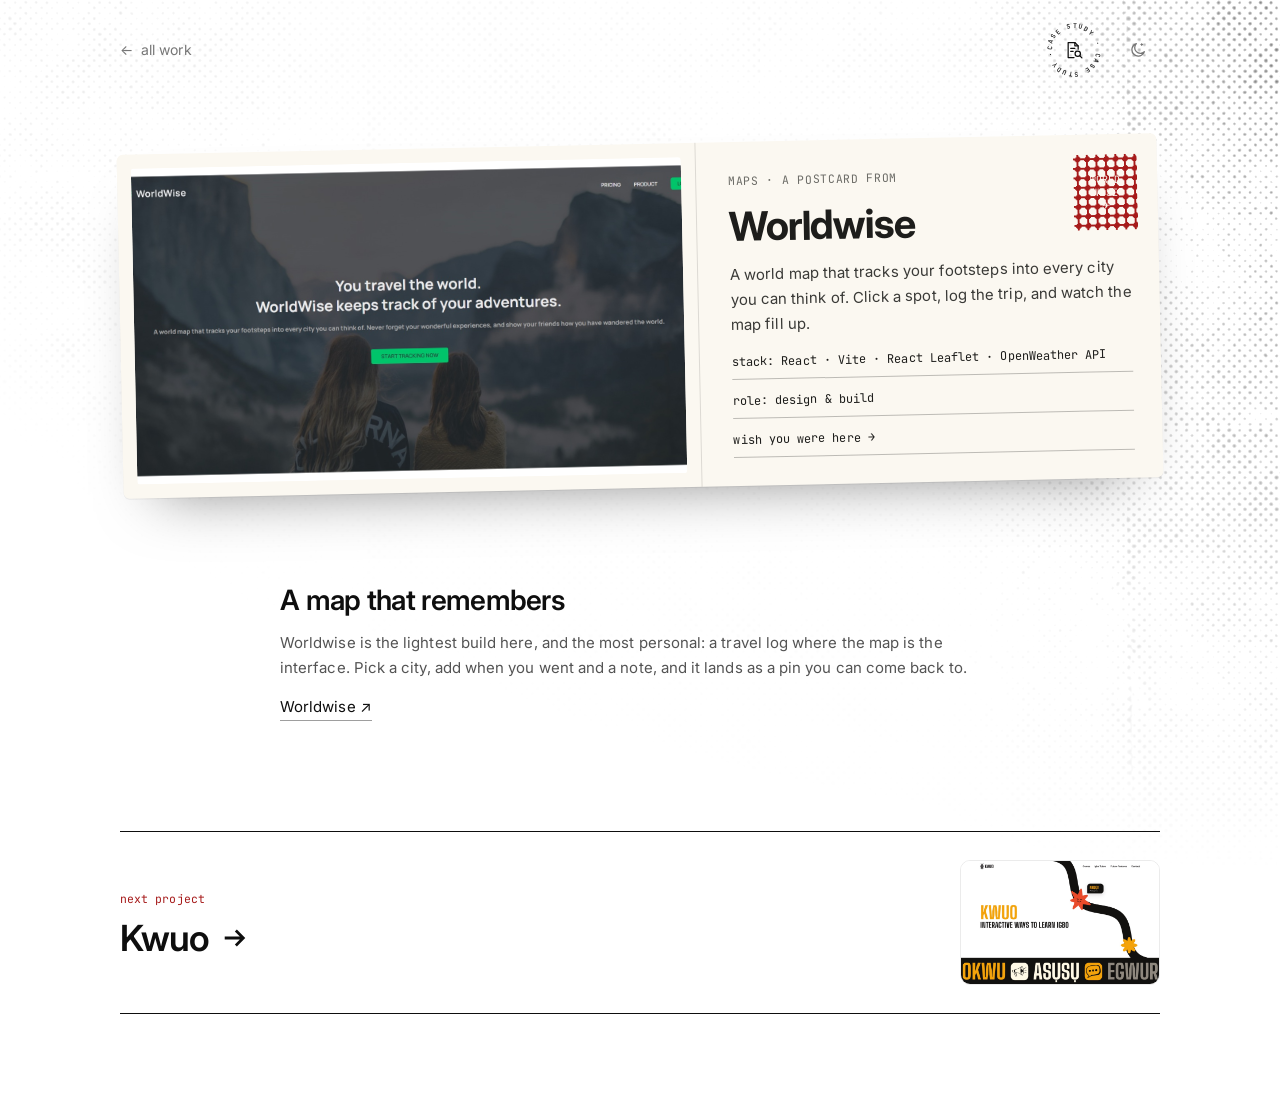
<file: work/worldwise.html>
<!doctype html>
<html lang="en">
<head>
<meta charset="utf-8">
<meta name="viewport" content="width=device-width, initial-scale=1">
<title>Worldwise — case study — Emmanuel Ugwu</title>
<meta name="description" content="Worldwise: a world map that tracks your footsteps into every city you can think of.">
<!-- social -->
<meta property="og:type" content="article">
<meta property="og:site_name" content="Emmanuel Ugwu">
<meta property="og:title" content="Worldwise — case study — Emmanuel Ugwu">
<meta property="og:description" content="Worldwise: a world map that tracks your footsteps into every city you can think of.">
<meta property="og:url" content="https://ugwu.netlify.app/work/worldwise.html">
<meta property="og:image" content="https://ugwu.netlify.app/assets/og-image.png?v=4">
<meta property="og:image:width" content="1200">
<meta property="og:image:height" content="630">
<meta property="og:image:alt" content="Emmanuel Ugwu — full-stack engineer">
<meta name="twitter:card" content="summary_large_image">
<meta name="twitter:title" content="Worldwise — case study — Emmanuel Ugwu">
<meta name="twitter:description" content="Worldwise: a world map that tracks your footsteps into every city you can think of.">
<meta name="twitter:image" content="https://ugwu.netlify.app/assets/og-image.png?v=4">
<meta name="theme-color" content="#ffffff">
<link rel="apple-touch-icon" href="../assets/apple-touch-icon.png">
<link rel="canonical" href="https://ugwu.netlify.app/work/worldwise.html">
<!-- /social -->
<link rel="icon" href="../favicon.svg?v=6" type="image/svg+xml">
<link rel="preconnect" href="https://fonts.googleapis.com">
<link rel="preconnect" href="https://fonts.gstatic.com" crossorigin>
<link rel="stylesheet" href="https://fonts.googleapis.com/css2?family=Inter:wght@400;500;600;700&family=JetBrains+Mono:wght@400;500;700&display=swap">
<link rel="stylesheet" href="../css/styles.css">
<script>(function(){var t;try{t=localStorage.getItem('theme')}catch(e){}if(!t)t=window.matchMedia&&matchMedia('(prefers-color-scheme: dark)').matches?'dark':'light';document.documentElement.setAttribute('data-theme',t)})();</script>
<style>
  .postcard { display: grid; grid-template-columns: minmax(0, 1.25fr) minmax(0, 1fr); background: #FBF8F1; color: #1d1d1b; border-radius: 6px; box-shadow: 0 1px 0 rgba(0,0,0,.06), 0 30px 60px -36px rgba(0,0,0,.5); transform: rotate(-1.2deg); transition: transform .5s var(--ease); }
  .postcard:hover { transform: rotate(0); }
  .postcard .pic { padding: 14px; }
  .postcard .pic img { width: 100%; height: 100%; object-fit: cover; border-radius: 3px; }
  .postcard .back-side { position: relative; padding: 28px 28px 28px 32px; border-left: 1px solid rgba(0,0,0,.12); display: flex; flex-direction: column; gap: 14px; }
  .stamp { position: absolute; top: 20px; right: 20px; width: 64px; height: 76px; display: grid; place-items: center; background: #A61B1B; color: #FBF8F1; font-family: var(--mono); font-size: 10px; text-align: center; line-height: 13px;
    -webkit-mask: radial-gradient(circle 4px at 4px 4px, #0000 98%, #000) -4px -4px / 9.5px 9.5px; mask: radial-gradient(circle 4px at 4px 4px, #0000 98%, #000) -4px -4px / 9.5px 9.5px; }
  .postcard h1 { font-size: 40px; line-height: 42px; font-weight: 700; letter-spacing: -0.03em; color: #1d1d1b; margin-right: 80px; }
  .postcard p { color: #3a3a37; margin: 0; }
  .postcard .lines { margin-top: auto; display: flex; flex-direction: column; gap: 10px; font-family: var(--mono); font-size: 12px; color: #1d1d1b; }
  .postcard .lines span { padding-bottom: 6px; border-bottom: 1px solid rgba(0,0,0,.25); }
  @media (max-width: 760px) { .postcard { grid-template-columns: minmax(0, 1fr); transform: none; } .postcard .back-side { border-left: 0; border-top: 1px solid rgba(0,0,0,.12); } }
</style>
</head>
<body>

<header class="wide cs-head">
  <a class="back" href="../work.html"><span class="barw" aria-hidden="true">←</span>all work</a>
  <div class="right">
    <span class="pbadge" role="img" aria-label="Case study">
      <svg class="ring" viewBox="0 0 84 84" aria-hidden="true"><defs><path id="csRing" d="M42,42 m-31,0 a31,31 0 1,1 62,0 a31,31 0 1,1 -62,0"></path></defs><text><textPath href="#csRing" textLength="192" lengthAdjust="spacing">CASE STUDY · CASE STUDY · </textPath></text></svg>
      <svg width="20" height="20" viewBox="0 0 24 24" fill="none" stroke="currentColor" stroke-width="1.5" stroke-linecap="round" stroke-linejoin="round" aria-hidden="true"><path d="M12 21H5V3h8l4 4v4"></path><path d="M13 3v4h4"></path><path d="M8 10h5M8 13.5h3"></path><circle cx="16.5" cy="16.5" r="3.2"></circle><path d="M18.8 18.8L21.5 21.5"></path></svg>
    </span>
    <button class="theme" type="button" aria-label="Switch to dark mode">
      <svg class="moon" width="18" height="18" viewBox="0 0 24 24" fill="none" stroke="currentColor" stroke-width="1.7" stroke-linecap="round" stroke-linejoin="round" aria-hidden="true"><path d="M20.5 14.2A8.5 8.5 0 1 1 9.8 3.5a6.8 6.8 0 0 0 10.7 10.7z"></path><path d="M17 3.5v2.4M15.8 4.7h2.4" stroke-width="1.4"></path></svg>
      <svg class="sun" width="18" height="18" viewBox="0 0 24 24" fill="none" stroke="currentColor" stroke-width="1.7" stroke-linecap="round" aria-hidden="true"><circle cx="12" cy="12" r="4"></circle><g class="rays"><path d="M12 2.5v2M12 19.5v2M2.5 12h2M19.5 12h2M5.3 5.3l1.4 1.4M17.3 17.3l1.4 1.4M5.3 18.7l1.4-1.4M17.3 6.7l1.4-1.4"></path></g></svg>
    </button>
  </div>
</header>

<main class="cs">

  <section class="wide appear">
    <div class="postcard">
      <div class="pic"><img src="../assets/img/worldwise.jpg" alt="The Worldwise map with visited cities pinned"></div>
      <div class="back-side">
        <span class="stamp" aria-hidden="true">WORLD<br>WISE<br>✈</span>
        <span class="mono" style="color:#6b6b66;text-transform:uppercase;letter-spacing:.06em;">maps · a postcard from</span>
        <h1>Worldwise</h1>
        <p>A world map that tracks your footsteps into every city you can think of. Click a spot, log the trip, and watch the map fill up.</p>
        <div class="lines">
          <span>stack: React · Vite · React Leaflet · OpenWeather API</span>
          <span>role: design &amp; build</span>
          <span>wish you were here →</span>
        </div>
      </div>
    </div>
  </section>

  <section class="col">
    <h2>A map that remembers</h2>
    <p>Worldwise is the lightest build here, and the most personal: a travel log where the map is the interface. Pick a city, add when you went and a note, and it lands as a pin you can come back to.</p>
    <p style="margin-top:14px"><a class="sitel" href="https://wurldwise.netlify.app/" target="_blank" rel="noopener">Worldwise<span class="a" aria-hidden="true">↗</span></a></p>
  </section>

  <a class="wide nextp" href="kwuo.html">
    <span style="display:flex;flex-direction:column;gap:8px"><span class="kicker">next project</span><span class="name">Kwuo<svg class="arw" width="26" height="26" viewBox="0 0 14 14" fill="none" aria-hidden="true"><path d="M2 7h10M8 3l4 4-4 4" stroke="currentColor" stroke-width="1.5"></path></svg></span></span>
    <span class="thumb"><img src="../assets/img/kwuo.jpg" alt="" loading="lazy"></span>
  </a>
</main>

<script src="../js/main.js"></script>
</body>
</html>
</file>
<file: css/styles.css>
/* ==========================================================================
   Emmanuel Ugwu — portfolio
   Tokens, base, components. Plain CSS, no build step.
   ========================================================================== */

/* ---- tokens ------------------------------------------------------------ */
:root,
html[data-theme="light"] {
  --page: #ffffff;
  --strong: #0e0e0e;
  --text: #545454;
  --muted: #767676;
  --hover: #f6f6f6;
  --rule: rgba(0, 0, 0, 0.08);
  --accent: #A61B1B;
  --bg-filter: grayscale(1) brightness(1.5) contrast(1.25);
  --bg-opacity: 0.55;
  --col: 720px;
  --wide: 1040px;
  --font: Inter, -apple-system, BlinkMacSystemFont, "Helvetica Neue", Arial, sans-serif;
  --mono: "JetBrains Mono", ui-monospace, Menlo, monospace;
  --ease: cubic-bezier(.22, 1, .36, 1);
  --spring: cubic-bezier(.34, 1.56, .64, 1);
  --sweep: cubic-bezier(.65, 0, .35, 1);
  color-scheme: light;
}
html[data-theme="dark"] {
  --page: #111110;
  --strong: #f4f3ef;
  --text: #b3b2ad;
  --muted: #8a8984;
  --hover: #1c1c1a;
  --rule: rgba(255, 255, 255, 0.09);
  --accent: #E2584D;
  --bg-filter: grayscale(1) brightness(1.5) contrast(1.25) invert(1);
  --bg-opacity: 0.26;
  color-scheme: dark;
}

/* ---- base -------------------------------------------------------------- */
*, *::before, *::after { box-sizing: border-box; }
html { -webkit-text-size-adjust: 100%; scroll-behavior: smooth; }
body {
  margin: 0;
  min-height: 100dvh;
  background: var(--page);
  color: var(--text);
  font-family: var(--font);
  font-size: 14px;
  line-height: 22px;
  letter-spacing: 0.005em;
  -webkit-font-smoothing: antialiased;
  transition: background-color .3s ease, color .3s ease;
}
img { display: block; max-width: 100%; }
a { color: inherit; }
::selection { background: var(--strong); color: var(--page); }
a:focus-visible, button:focus-visible { outline: 2px solid var(--strong); outline-offset: 3px; border-radius: 6px; }
.sr-only { position: absolute; width: 1px; height: 1px; overflow: hidden; clip: rect(0 0 0 0); white-space: nowrap; margin: 0; }
.mono { font-family: var(--mono); font-size: 11.5px; letter-spacing: 0; }

/* halftone wash: blooms from the top-right, clears the centre column */
body::before {
  content: "";
  position: fixed;
  inset: 0;
  pointer-events: none;
  z-index: 0;
  background: url(../assets/img/halftone.jpg) 0 0 / 760px auto repeat;
  filter: var(--bg-filter);
  opacity: var(--bg-opacity);
  -webkit-mask-image: radial-gradient(130% 110% at 100% 0%, #000 0%, rgba(0,0,0,.6) 45%, transparent 88%), linear-gradient(to right, #000 0%, rgba(0,0,0,.1) 26%, rgba(0,0,0,.1) 74%, #000 100%);
  -webkit-mask-composite: source-in;
  mask-image: radial-gradient(130% 110% at 100% 0%, #000 0%, rgba(0,0,0,.6) 45%, transparent 88%), linear-gradient(to right, #000 0%, rgba(0,0,0,.1) 26%, rgba(0,0,0,.1) 74%, #000 100%);
  mask-composite: intersect;
}
body > * { position: relative; z-index: 1; }

.col { width: var(--col); max-width: calc(100% - 48px); margin-inline: auto; }
.wide { width: var(--wide); max-width: calc(100% - 48px); margin-inline: auto; }

/* staggered entrance */
.appear { animation: appear .8s var(--ease) both; animation-delay: calc(var(--i, 0) * 70ms); }
@keyframes appear { from { opacity: 0; transform: translateY(10px); } to { opacity: 1; transform: none; } }

/* ---- navbar ------------------------------------------------------------ */
.nav {
  position: sticky;
  top: 0;
  z-index: 50;
  display: flex;
  justify-content: space-between;
  align-items: center;
  gap: 16px;
  padding: 10px max(24px, calc((100% - var(--col)) / 2));
  background: transparent;
  border-bottom: 1px solid transparent;
  transition: background-color .3s ease, border-color .3s ease;
}
.nav.is-scrolled {
  background: color-mix(in srgb, var(--page) 86%, transparent);
  -webkit-backdrop-filter: blur(12px);
  backdrop-filter: blur(12px);
  border-bottom-color: var(--rule);
}
.nav--wide { padding-inline: max(24px, calc((100% - 880px) / 2)); }
.brand { display: flex; align-items: center; gap: 10px; min-height: 44px; text-decoration: none; color: var(--strong); font-weight: 600; }
.brand img { width: 34px; height: 34px; border-radius: 50%; object-fit: cover; object-position: center 30%; background: var(--hover); box-shadow: 0 0 0 1px var(--rule); }
.nav-links { display: flex; align-items: center; gap: 22px; }
.navl { position: relative; color: var(--muted); text-decoration: none; padding: 12px 0; transition: color .2s ease; }
.navl:hover, .navl:focus-visible { color: var(--strong); }
.navl::after {
  content: ""; position: absolute; left: 0; right: 0; bottom: 8px; height: 1.5px;
  background: var(--accent); transform: scaleX(0); transform-origin: left; transition: transform .4s var(--sweep);
}
.navl:hover::after, .navl:focus-visible::after { transform: scaleX(1); }
.navl.is-current { color: var(--strong); }
.navl.is-current::before {
  content: ""; position: absolute; left: -12px; top: 50%; width: 5px; height: 5px; margin-top: -2.5px;
  border-radius: 1px; background: var(--accent); animation: pop .35s var(--spring);
}
@keyframes pop { from { transform: scale(0); } to { transform: scale(1); } }

.theme { display: grid; place-items: center; width: 44px; height: 44px; padding: 0; border: 0; background: none; color: var(--muted); cursor: pointer; transition: color .2s ease; }
.theme:hover { color: var(--strong); }
.theme svg { grid-area: 1 / 1; transition: transform .55s var(--spring), opacity .3s ease; }
.theme .sun { opacity: 0; transform: rotate(-90deg) scale(.4); }
html[data-theme="dark"] .theme .sun { opacity: 1; transform: none; }
html[data-theme="dark"] .theme .moon { opacity: 0; transform: rotate(90deg) scale(.4); }
.theme .rays { transform-box: view-box; transform-origin: 12px 12px; transition: transform .6s var(--spring); }
.theme:hover .moon { transform: rotate(-18deg); }
html[data-theme="dark"] .theme:hover .rays { transform: rotate(45deg); }

@media (max-width: 640px) {
  .brand span { display: none; }
  .nav-links { gap: 14px; }
}

/* ---- type helpers ------------------------------------------------------ */
.lbl { margin: 0 0 10px; font-size: 13.5px; line-height: 21px; font-weight: 400; color: var(--accent); }
.tag-line { margin: 0; display: flex; align-items: center; gap: 8px; color: var(--muted); }
.square { width: 8px; height: 8px; border-radius: 1px; background: var(--accent); display: inline-block; flex: none; }
.ul {
  color: var(--strong); text-decoration: underline; text-decoration-thickness: 1px; text-underline-offset: 3px;
  text-decoration-color: color-mix(in srgb, currentColor 30%, transparent); transition: text-decoration-color .18s ease;
}
.ul:hover, .ul:focus-visible { text-decoration-color: currentColor; }

/* right arrows tip up-right on hover, everywhere */
svg.arw { transition: transform .35s var(--spring), color .2s ease; }
a:hover svg.arw, a:focus-visible svg.arw, button:hover svg.arw { transform: rotate(-45deg); }

/* ---- ticket stub button ----------------------------------------------- */
.tk {
  position: relative; display: inline-flex; align-items: stretch; min-height: 38px; border-radius: 5px;
  background: var(--strong); color: var(--page); font-size: 13.5px; font-weight: 400; line-height: 1;
  text-transform: lowercase; text-decoration: none; transition: background-color .2s ease, color .2s ease;
}
.tk .t { display: flex; align-items: center; padding: 0 14px; }
.tk .i { position: relative; display: grid; place-items: center; width: 38px; border-left: 1.5px dashed color-mix(in srgb, currentColor 45%, transparent); }
.tk .i::before, .tk .i::after { content: ""; position: absolute; left: -6px; width: 10px; height: 10px; border-radius: 50%; background: var(--page); }
.tk .i::before { top: -5px; }
.tk .i::after { bottom: -5px; }
.tk .i svg { grid-area: 1 / 1; transition: transform .45s var(--spring), opacity .25s ease; }
.tk:hover, .tk:focus-visible { background: var(--accent); }
.tk--outline, .tk--invert:hover, .tk--invert:focus-visible { background: var(--page); color: var(--strong); box-shadow: inset 0 0 0 1px var(--strong); }
.tk--outline .i::before, .tk--outline .i::after,
.tk--invert:hover .i::before, .tk--invert:hover .i::after,
.tk--invert:focus-visible .i::before, .tk--invert:focus-visible .i::after { box-shadow: inset 0 0 0 1px var(--strong); }
.tk--outline .i::before, .tk--invert:hover .i::before, .tk--invert:focus-visible .i::before { clip-path: inset(50% 0 0 0); }
.tk--outline .i::after, .tk--invert:hover .i::after, .tk--invert:focus-visible .i::after { clip-path: inset(0 0 50% 0); }
.tk--outline:hover, .tk--outline:focus-visible { background: var(--hover); }
/* icon morph: envelope spins into an arrow */
.tk .i .to { opacity: 0; transform: rotate(-135deg) scale(.4); }
.tk:hover .i .from, .tk:focus-visible .i .from { opacity: 0; transform: rotate(135deg) scale(.4); }
.tk:hover .i .to, .tk:focus-visible .i .to { opacity: 1; transform: none; }

/* ---- full-width bar link ---------------------------------------------- */
.bar {
  position: relative; display: flex; justify-content: space-between; align-items: center; width: 100%;
  padding: 16px 4px; border-top: 1px solid var(--strong); border-bottom: 1px solid var(--strong);
  color: var(--strong); font-family: var(--mono); font-size: 12.5px; text-decoration: none;
}
.bar::after { content: ""; position: absolute; left: 0; bottom: -1px; height: 2px; width: 100%; background: var(--accent); transform: scaleX(0); transform-origin: left; transition: transform .5s var(--sweep); }
.bar:hover::after, .bar:focus-visible::after { transform: scaleX(1); }
.bar:hover svg, .bar:focus-visible svg { color: var(--accent); transition: transform .35s var(--spring), color .2s ease .5s; }

/* ---- text link with sweep (case study, work page) ---------------------- */
.tlink { position: relative; display: inline-flex; align-items: center; gap: 6px; padding: 6px 0; color: var(--strong); font-size: 14px; font-weight: 500; text-decoration: none; }
.tlink::after { content: ""; position: absolute; left: 0; right: 0; bottom: 0; height: 2px; background: var(--accent); transform: scaleX(0); transform-origin: left; transition: transform .5s var(--sweep); }
.tlink:hover::after, .tlink:focus-visible::after { transform: scaleX(1); }
.tlink svg { transition: color .2s ease, transform .3s ease; }
.tlink:hover svg, .tlink:focus-visible svg { color: var(--accent); transform: translate(2px, -2px); transition: color .2s ease .5s, transform .3s ease .5s; }
.tlink--rest::before { content: ""; position: absolute; left: 0; right: 0; bottom: 0; height: 1px; background: color-mix(in srgb, currentColor 40%, transparent); }

/* back link: sweep runs right-to-left, arrow tips to ↖ */
.back { position: relative; display: inline-flex; align-items: center; gap: 8px; padding: 8px 0; color: var(--muted); text-decoration: none; transition: color .2s ease; }
.back::after { content: ""; position: absolute; left: 0; right: 0; bottom: 2px; height: 2px; background: var(--accent); transform: scaleX(0); transform-origin: right; transition: transform .5s var(--sweep); }
.back:hover, .back:focus-visible { color: var(--strong); }
.back:hover::after, .back:focus-visible::after { transform: scaleX(1); }
.back .barw { display: inline-block; transition: transform .3s ease, color .2s ease; }
.back:hover .barw, .back:focus-visible .barw { transform: rotate(45deg); color: var(--accent); transition: transform .35s var(--spring) .5s, color .2s ease .5s; }

/* ---- homepage ---------------------------------------------------------- */
main.home { display: flex; flex-direction: column; align-items: center; gap: 72px; padding: 64px 0 64px; }
.hero { display: flex; flex-direction: column; gap: 22px; }
.bio { display: flex; flex-direction: column; gap: 16px; max-width: 640px; font-size: 16px; line-height: 27px; color: var(--text); }
.bio p { margin: 0; text-wrap: pretty; }
.bio em { font-style: normal; color: var(--strong); }
.section-head { display: flex; justify-content: space-between; align-items: center; gap: 16px; margin-bottom: 10px; }
.section-head .lbl { margin: 0; }

/* selected work: image-only covers with a caption on hover */
.shots { display: flex; flex-direction: column; gap: 20px; }
.sh { display: block; color: var(--strong); text-decoration: none; }
.shf { position: relative; display: block; aspect-ratio: 1200 / 630; border-radius: 14px; overflow: hidden; border: 1px solid var(--rule); background: var(--hover); container-type: inline-size; }
.sh-img { position: absolute; inset: 0; display: block; transition: transform .8s var(--ease); }
.sh:hover .sh-img, .sh:focus-visible .sh-img { transform: scale(1.035); }
.cap {
  display: flex; align-items: center; gap: 20px; margin-top: 18px; padding-bottom: 10px; border-bottom: 1px solid var(--strong);
  font-family: var(--mono); font-size: 12px; line-height: 20px; color: var(--strong); text-transform: uppercase; letter-spacing: .06em;
  opacity: 0; transform: translateY(-4px); transition: opacity .25s ease, transform .35s var(--ease);
}
.cap svg { margin-left: auto; }
.sh:hover .cap, .sh:focus-visible .cap { opacity: 1; transform: none; }
@media (hover: none) { .cap { opacity: 1; transform: none; } }

/* covers (built in HTML so they stay crisp) */
.cover { position: absolute; inset: 0; display: block; overflow: hidden; }
.cover--kwuo { display: flex; align-items: center; justify-content: center; background: #F5A30B; color: #121110; }
.cover--kwuo .word { display: flex; align-items: center; gap: 2.6cqw; font-family: "Big Shoulders Display", Impact, sans-serif; font-weight: 900; font-size: 31cqw; line-height: 1; text-transform: uppercase; }
.cover--kwuo .word img { width: auto; height: .8em; }
.cover--kwuo .kl { display: inline-block; animation: klhop 2.8s var(--spring) infinite; animation-delay: calc(var(--k) * .12s); }
@keyframes klhop { 0%, 55%, 100% { transform: translateY(0); } 18% { transform: translateY(-9%); } }

.cover--oddman { background: #F7F7F5; color: #121212; }
.cover--oddman .ball { position: absolute; top: -16%; right: -7%; width: 48%; height: auto; opacity: .1; mix-blend-mode: multiply; animation: ballin 1.1s var(--ease) both; }
@keyframes ballin { from { opacity: 0; transform: translate(18%, -18%) rotate(25deg); } to { opacity: .1; transform: none; } }
.cover--oddman .rule-h, .cover--oddman .rule-v { position: absolute; background: #D4D4CF; }
.cover--oddman .rule-h { left: 0; right: 0; height: 1px; }
.cover--oddman .rule-v { top: 0; bottom: 0; width: 1px; left: 64%; }
.cover--oddman .od-k { position: absolute; left: 6%; top: 11%; font-family: var(--mono); font-size: 1.55cqw; letter-spacing: .16em; }
.cover--oddman .wordmark { position: absolute; left: 5%; top: 27%; font-size: 15.5cqw; line-height: .9; font-weight: 800; letter-spacing: -0.06em; text-transform: uppercase; }
.tape { position: absolute; left: -4%; right: -4%; top: 69%; overflow: hidden; background: #C62E22; transform: rotate(-3.5deg); }
.tape-t { display: flex; width: max-content; animation: tape 22s linear infinite; }
.tape-t span { display: block; padding: 1.5cqw 0; color: #F7F7F5; font-family: var(--mono); font-size: 1.8cqw; font-weight: 700; letter-spacing: .22em; white-space: pre; }
@keyframes tape { to { transform: translateX(-50%); } }

.cover--180 { background-color: #f6f6f4; background-image: linear-gradient(rgba(0,0,0,.035) 1px, transparent 1px), linear-gradient(90deg, rgba(0,0,0,.035) 1px, transparent 1px); background-size: 5cqw 5cqw; }
.cover--180 .word { position: absolute; left: 4.5cqw; top: 5cqw; font-family: "Bebas Neue", Impact, sans-serif; font-size: 19cqw; line-height: .85; letter-spacing: .01em; color: #0A0A0A; }
.cover--180 .word b { font-weight: 400; color: #7DC142; }
.cover--180 .car { position: absolute; left: 41.7%; top: 56.3%; width: 54.2%; height: auto; mix-blend-mode: darken; animation: idle .2s steps(2) infinite; }
@keyframes idle { 50% { transform: translateY(-.22cqw); } }
.cover--180 .puff { position: absolute; left: 41%; top: 76.5%; width: 1.2cqw; height: 1.2cqw; background: #b6b8b5; opacity: 0; animation: puff 1.2s steps(6) infinite; animation-delay: var(--p, 0s); }
@keyframes puff { 0% { opacity: .85; transform: translate(0, 0); } 100% { opacity: 0; transform: translate(-8cqw, -1.6cqw) scale(1.7); } }
.cover--180 .road { position: absolute; left: 0; right: 0; bottom: 0; height: 18.3%; background: #232524; }
.cover--180 .road-e { position: absolute; left: 0; right: 0; top: 0; height: .9cqw; background: repeating-linear-gradient(90deg, #7DC142 0 2.4cqw, #111211 2.4cqw 4.8cqw); animation: rde .3s linear infinite; }
.cover--180 .road-c { position: absolute; left: 0; right: 0; top: 52%; height: .55cqw; background: repeating-linear-gradient(90deg, #e9e9e6 0 4.6cqw, transparent 4.6cqw 9cqw); animation: rdc .55s linear infinite; }
@keyframes rde { to { background-position: -4.8cqw 0; } }
@keyframes rdc { to { background-position: -9cqw 0; } }

.cover--izu { display: grid; place-items: center; background: #F6F3FF; }
.cover--izu svg { width: 46cqw; height: 46cqw; max-height: 92%; }
.orbit * { transform-box: view-box; transform-origin: 256px 256px; }
.orbit .o1 { animation: spin 48s linear infinite; }
.orbit .o2 { animation: spin 30s linear infinite reverse; }
.orbit .o3 { animation: spin 16s linear infinite; }
.orbit .rays { animation: spin 90s linear infinite, twinkle 3.2s ease-in-out infinite; }
.orbit .sun { animation: pulse 3.2s ease-in-out infinite; }
@keyframes spin { to { transform: rotate(360deg); } }
@keyframes twinkle { 50% { opacity: .5; } }
@keyframes pulse { 50% { transform: scale(1.14); } }

.cover--oms { display: grid; place-items: center; background: #F3F4F6; color: #000; }
.cover--oms span { font-family: "Instrument Serif", Georgia, serif; font-style: italic; font-size: 17cqw; line-height: 1; letter-spacing: -0.025em; white-space: nowrap; }

/* experience, stack, writing */
.jobs > div, .srow { display: grid; grid-template-columns: minmax(0, 1fr) auto; gap: 2px 24px; align-items: baseline; padding: 12px 0; border-bottom: 1px solid var(--rule); }
.jobs .role { color: var(--strong); }
.jobs .role span { color: var(--muted); }
.jobs .note { grid-column: 1 / -1; color: var(--text); text-wrap: pretty; }
.srows { border-top: 1px solid var(--rule); }
.srow { grid-template-columns: 150px minmax(0, 1fr); gap: 4px 24px; }
.srow .k { font-family: var(--mono); font-size: 11.5px; color: var(--muted); }
.srow .v { color: var(--strong); }
@media (max-width: 560px) { .srow { grid-template-columns: minmax(0, 1fr); } }

.art { position: relative; display: grid; grid-template-columns: minmax(0, 1fr) auto; gap: 24px; align-items: baseline; padding: 12px 0; color: var(--strong); text-decoration: none; }
.art::after { content: ""; position: absolute; left: 0; right: 0; bottom: 0; height: 2px; background: var(--accent); transform: scaleX(0); transform-origin: left; transition: transform .5s var(--sweep); }
.art:hover::after, .art:focus-visible::after { transform: scaleX(1); }
.art .go { font-family: var(--mono); color: var(--muted); transition: color .2s ease, transform .3s ease; }
.art:hover .go, .art:focus-visible .go { color: var(--accent); transform: translate(2px, -2px); transition: color .2s ease .5s, transform .3s ease .5s; }

footer.foot { display: flex; justify-content: space-between; align-items: baseline; gap: 16px; flex-wrap: wrap; color: var(--muted); padding-bottom: 40px; }
footer.foot .mono { font-variant-numeric: tabular-nums; }

/* ---- tools list (mono, dots never start a line) ------------------------ */
.tools { display: flex; flex-wrap: wrap; align-items: center; row-gap: 6px; font-family: var(--mono); font-size: 11.5px; color: var(--accent); }
.tools span { display: inline-flex; align-items: center; white-space: nowrap; }
.tools span:not(:last-child)::after { content: ""; flex: none; width: 4px; height: 4px; margin: 0 14px; border-radius: 50%; background: currentColor; opacity: .45; }
.tools--muted { color: var(--muted); }

/* ---- rotating page badge --------------------------------------------- */
.pbadge { position: relative; display: inline-grid; place-items: center; flex: none; width: 60px; height: 60px; color: var(--strong); }
.pbadge .ring { position: absolute; inset: 0; animation: spin 14s linear infinite; }
.pbadge text { font-family: var(--mono); font-size: 9px; font-weight: 500; fill: currentColor; }

/* ---- work page --------------------------------------------------------- */
main.work { display: flex; flex-direction: column; gap: 40px; padding: 56px 0 80px; }
.work-head { display: flex; justify-content: space-between; align-items: flex-end; gap: 24px; flex-wrap: wrap; }
.work-head h1 { margin: 0; font-size: 44px; line-height: 46px; font-weight: 600; letter-spacing: -0.035em; color: var(--strong); text-wrap: balance; }
.seg { display: inline-flex; gap: 2px; padding: 2px; border-radius: 8px; background: var(--hover); }
.seg button { font: inherit; font-size: 12px; line-height: 18px; min-height: 30px; padding: 5px 12px; border: 0; border-radius: 6px; background: transparent; color: var(--muted); cursor: pointer; }
.seg button[aria-pressed="true"] { background: var(--page); color: var(--strong); box-shadow: 0 0 0 1px var(--rule); }
.items { border-top: 1px solid var(--rule); }
.item { display: grid; grid-template-columns: 220px minmax(0, 1fr); gap: 24px; align-items: start; padding: 28px 0; border-bottom: 1px solid var(--rule); }
.shot { display: block; aspect-ratio: 16 / 10; border-radius: 10px; border: 1px solid var(--rule); background: var(--hover); padding: 5px; transition: transform .45s var(--ease), box-shadow .45s ease; }
.shot img { width: 100%; height: 100%; object-fit: cover; object-position: top; border-radius: 6px; }
.item:hover .shot { transform: rotate(-2deg) translateY(-2px); box-shadow: 0 16px 34px -20px rgba(0,0,0,.5); }
.item h2 { margin: 0; font-size: 20px; line-height: 26px; font-weight: 600; letter-spacing: -0.02em; color: var(--strong); }
.item .body { display: flex; flex-direction: column; gap: 10px; min-width: 0; }
.item .top { display: flex; justify-content: space-between; align-items: baseline; gap: 16px; flex-wrap: wrap; }
.item p { margin: 0; text-wrap: pretty; }
.item .links { display: flex; flex-wrap: wrap; gap: 28px; margin-top: 6px; }
.items.is-grid { display: grid; grid-template-columns: repeat(3, minmax(0, 1fr)); gap: 32px 18px; border-top: 0; }
.items.is-grid .item { grid-template-columns: minmax(0, 1fr); padding: 0; border: 0; gap: 12px; }
.items.is-grid .item p, .items.is-grid .item .tools, .items.is-grid .item .links { display: none; }
@media (max-width: 760px) {
  .item { grid-template-columns: minmax(0, 1fr); }
  .items.is-grid { grid-template-columns: minmax(0, 1fr); }
  .work-head h1 { font-size: 34px; line-height: 38px; }
}
.mock { display: flex; flex-direction: column; gap: 6px; height: 100%; padding: 12px; border-radius: 6px; background: var(--page); }
.mock i { display: block; height: 6px; border-radius: 3px; background: var(--hover); }
.mock b { margin-top: auto; width: 70px; height: 18px; border-radius: 3px; background: var(--strong); }

/* ---- case studies (shared bits; each page adds its own flavour) -------- */
.cs-head { display: flex; justify-content: space-between; align-items: center; gap: 16px; padding-top: 20px; }
.cs-head .right { display: flex; align-items: center; gap: 12px; }
main.cs { display: flex; flex-direction: column; align-items: center; gap: 96px; padding: 64px 0 96px; }
.cs h1 { margin: 0; color: var(--strong); }
.cs h2 { margin: 0 0 14px; font-size: 28px; line-height: 32px; font-weight: 600; letter-spacing: -0.025em; color: var(--strong); text-wrap: balance; }
.cs p { margin: 0 0 14px; text-wrap: pretty; font-size: 15px; line-height: 25px; }
.kicker { font-family: var(--mono); font-size: 11.5px; color: var(--accent); }
.meta { display: grid; grid-template-columns: repeat(4, minmax(0, 1fr)); border-top: 1px solid var(--strong); }
.meta > div { padding: 14px 16px 0 0; display: flex; flex-direction: column; gap: 4px; }
.meta .k { font-family: var(--mono); font-size: 11.5px; color: var(--accent); }
.meta .v { color: var(--strong); }
.sitel { position: relative; display: inline-flex; align-items: center; gap: 4px; align-self: flex-start; padding-bottom: 2px; color: var(--strong); text-decoration: none; }
.sitel::before { content: ""; position: absolute; left: 0; right: 0; bottom: 0; height: 1px; background: color-mix(in srgb, currentColor 40%, transparent); }
.sitel::after { content: ""; position: absolute; left: 0; right: 0; bottom: 0; height: 2px; background: var(--accent); transform: scaleX(0); transform-origin: left; transition: transform .5s var(--sweep); }
.sitel:hover::after, .sitel:focus-visible::after { transform: scaleX(1); }
.sitel .a { display: inline-block; transition: color .2s ease, transform .3s ease; }
.sitel:hover .a, .sitel:focus-visible .a { color: var(--accent); transform: translate(2px, -2px); transition: color .2s ease .5s, transform .3s ease .5s; }
.frame { border-radius: 16px; border: 1px solid var(--rule); background: var(--hover); padding: 10px; }
.frame img { width: 100%; border-radius: 10px; }
figure { margin: 0; }
figcaption.capline { display: flex; justify-content: space-between; gap: 16px; margin-top: 10px; font-family: var(--mono); font-size: 11.5px; color: var(--muted); }
.li { display: grid; grid-template-columns: 18px minmax(0, 1fr); gap: 8px; padding: 10px 0; border-top: 1px solid var(--rule); }
.li::before { content: ""; width: 7px; height: 7px; margin-top: 9px; background: var(--accent); }
.li:last-child { border-bottom: 1px solid var(--rule); }
.li strong { color: var(--strong); font-weight: 600; }
.duo { display: grid; grid-template-columns: repeat(2, minmax(0, 1fr)); gap: 32px; align-items: start; }
.trio { display: grid; grid-template-columns: repeat(3, minmax(0, 1fr)); gap: 24px; }
.stat { padding-top: 14px; border-top: 1px solid var(--strong); }
.stat b { display: block; font-size: 36px; line-height: 40px; font-weight: 600; letter-spacing: -0.03em; color: var(--strong); }
.stat span { font-family: var(--mono); font-size: 11.5px; color: var(--muted); }
.fact { position: relative; padding: 20px 22px; border: 1px dashed color-mix(in srgb, var(--accent) 55%, transparent); border-radius: 12px; }
.fact .k { display: flex; align-items: center; gap: 8px; margin-bottom: 8px; font-family: var(--mono); font-size: 11.5px; color: var(--accent); }
.fact p { margin: 0; color: var(--strong); }
@media (max-width: 760px) {
  .meta { grid-template-columns: repeat(2, minmax(0, 1fr)); }
  .duo, .trio { grid-template-columns: minmax(0, 1fr); }
}

.nextp { position: relative; display: flex; justify-content: space-between; align-items: center; gap: 24px; padding: 28px 0; border-top: 1px solid var(--strong); border-bottom: 1px solid var(--strong); color: var(--strong); text-decoration: none; }
.nextp::after { content: ""; position: absolute; left: 0; bottom: -1px; height: 2px; width: 100%; background: var(--accent); transform: scaleX(0); transform-origin: left; transition: transform .5s var(--sweep); }
.nextp:hover::after, .nextp:focus-visible::after { transform: scaleX(1); }
.nextp .name { display: inline-flex; align-items: center; gap: 12px; font-size: 36px; line-height: 40px; font-weight: 600; letter-spacing: -0.03em; }
.nextp:hover svg.arw, .nextp:focus-visible svg.arw { color: var(--accent); transition: transform .35s var(--spring) .5s, color .2s ease .5s; }
.nextp .thumb { flex: none; width: 200px; aspect-ratio: 16 / 10; border-radius: 10px; overflow: hidden; border: 1px solid var(--rule); transition: transform .45s var(--ease); }
.nextp .thumb img { width: 100%; height: 100%; object-fit: cover; object-position: top; }
.nextp:hover .thumb { transform: rotate(-2deg) translateY(-2px); }
@media (max-width: 560px) { .nextp .thumb { display: none; } .nextp .name { font-size: 28px; } }

/* ---- reduced motion --------------------------------------------------- */
@media (prefers-reduced-motion: reduce) {
  *, *::before, *::after { animation: none !important; transition-duration: .01ms !important; }
  html { scroll-behavior: auto; }
}

/* stack block: label + plain tool list (matches info values) */
.stack-row { display: flex; flex-direction: column; gap: 6px; padding-top: 14px; }
.stack-row .k { font-family: var(--mono); font-size: 11.5px; color: var(--accent); }
.tools--plain { font-family: var(--font); font-size: 14px; line-height: 22px; color: var(--strong); }
.tools--plain span:not(:last-child)::after { width: 3px; height: 3px; margin: 0 10px; opacity: 1; background: var(--strong); }

/* keep the avatar round when the nav gets tight on phones */
.brand, .brand img { flex-shrink: 0; }
@media (max-width: 420px) { .nav-links { gap: 11px; font-size: 14px; } }
</file>
